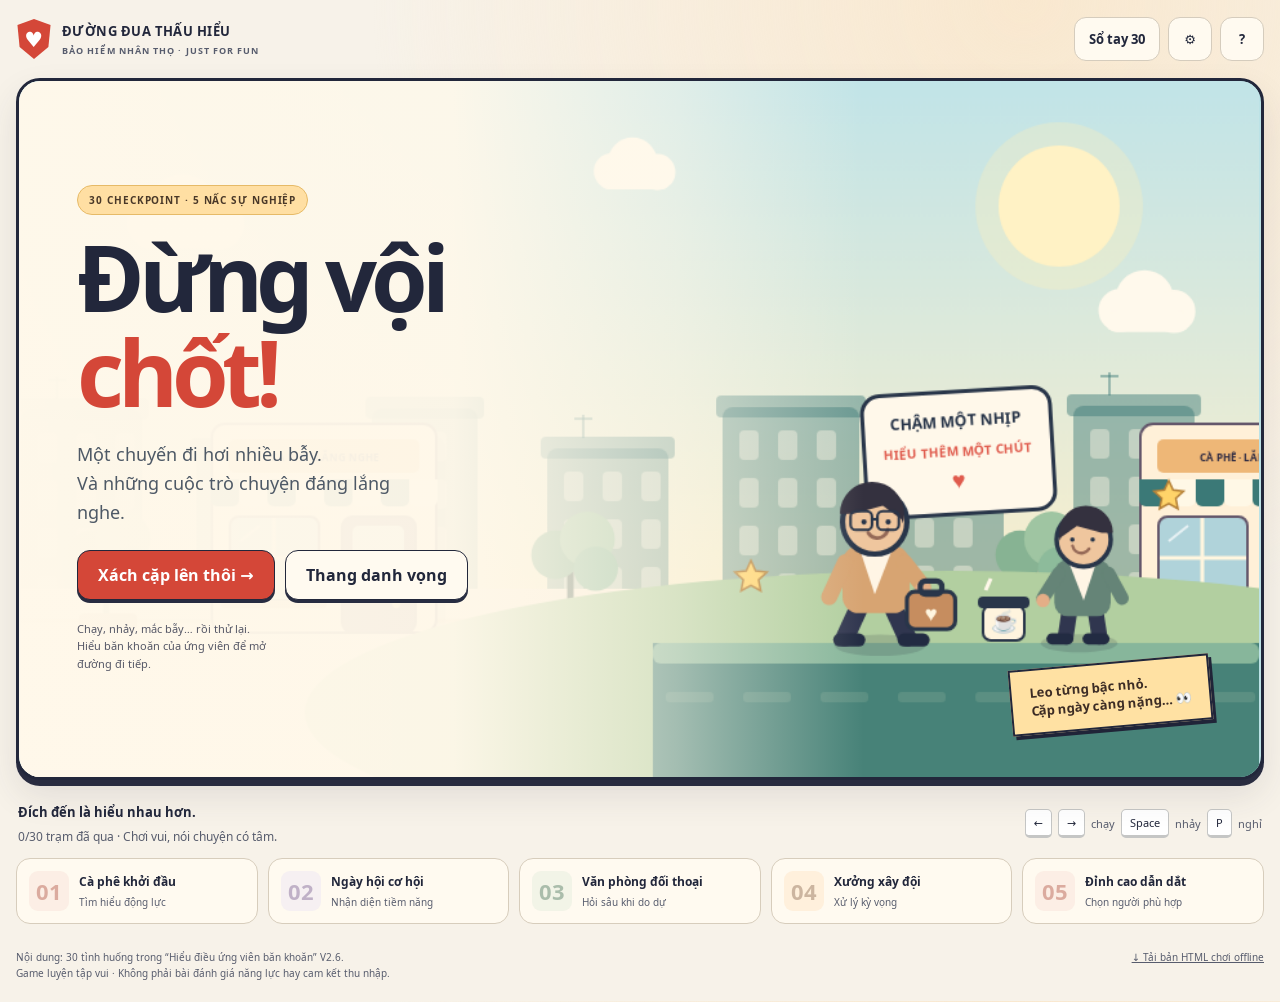
<file: index.html>
<!DOCTYPE html>
<html lang="vi"><head><meta charset="utf-8"><meta name="viewport" content="width=device-width,initial-scale=1,viewport-fit=cover"><meta name="theme-color" content="#20283e"><meta name="description" content="Một chuyến đi hơi nhiều bẫy, và 30 cuộc trò chuyện đáng lắng nghe. Game đi cảnh xử lý băn khoăn của ứng viên nghề bảo hiểm."><title>Đừng vội chốt! · Đường đua thấu hiểu</title>
<style>
:root{--ink:#222b42;--cream:#fff8ea;--red:#ed5b50;--yellow:#ffd369;--lav:#c3b4ed;--muted:#737c8b;--green:#28795f}*{box-sizing:border-box}body{margin:0;background:#f5f0e7;color:var(--ink);font-family:Arial,Helvetica,sans-serif}button,a,input{font:inherit}button,a{touch-action:manipulation}button{cursor:pointer}button:focus-visible,a:focus-visible,input:focus-visible{outline:4px solid #519fed;outline-offset:4px}button{color:inherit}button:disabled{cursor:not-allowed;opacity:.42}header{max-width:1280px;margin:auto;display:flex;align-items:center;justify-content:space-between;padding:21px 26px;gap:14px}.brand{display:flex;align-items:center;gap:10px;font-weight:900;font-size:16px;letter-spacing:-.4px}.brandmark{width:36px;height:40px;background:var(--red);color:white;display:grid;place-items:center;clip-path:polygon(50% 0,96% 15%,90% 70%,50% 100%,10% 70%,4% 15%);font-size:21px}.edition{font-size:10px;letter-spacing:2px;color:var(--muted);margin-top:4px}.nav{display:flex;gap:8px}.iconbtn{background:transparent;border:1px solid #d9d8d2;border-radius:12px;padding:10px 14px;font-size:13px;font-weight:bold}.iconbtn:hover{background:white}.app{max-width:1280px;margin:auto;padding:0 26px 20px}.frame{position:relative;border:2px solid var(--ink);border-radius:24px;overflow:hidden;box-shadow:0 8px 0 #222b4211;background:#bce2e6;aspect-ratio:16/9;isolation:isolate}canvas{width:100%;height:100%;display:block;touch-action:none}.home{position:absolute;inset:0;display:flex;align-items:center;padding:4.7%;background:linear-gradient(90deg,#fff8eafa 0%,#fff8eaee 35%,#fff8ea00 66%)}.home-content{width:49%;max-width:480px}.eyebrow{font-size:11px;letter-spacing:2px;font-weight:800;text-transform:uppercase;line-height:1.5}.pill{display:inline-flex;align-items:center;gap:6px;padding:7px 11px;border:1px solid currentColor;border-radius:50px;font-size:10px;letter-spacing:1px;font-weight:800;background:var(--cream)}h1{font-size:clamp(40px,5.2vw,72px);line-height:1.04;letter-spacing:-3px;margin:20px 0 16px;font-weight:900}h1 em{font-style:normal;color:var(--red);display:block}h2{font-size:28px;line-height:1.2;letter-spacing:-.8px;margin:10px 0}p{line-height:1.6} .intro{font-size:15px;max-width:360px;line-height:1.65;margin-bottom:23px;color:#4e5966}.actions{display:flex;flex-wrap:wrap;gap:10px}.btn{border:2px solid var(--ink);border-radius:13px;padding:13px 20px;background:var(--cream);font-weight:800;box-shadow:0 4px 0 var(--ink);transition:transform .12s,box-shadow .12s}.btn:hover{transform:translateY(-2px);box-shadow:0 6px 0 var(--ink)}.btn:active{transform:translateY(3px);box-shadow:0 1px 0 var(--ink)}.primary{background:var(--red);color:white}.yellow{background:var(--yellow)}.small{font-size:12px;padding:10px 12px}.home-note{margin-top:20px;font-size:11px;line-height:1.6;color:var(--muted)}.worldtag{position:absolute;right:4%;bottom:7%;transform:rotate(-4deg);background:var(--cream);padding:13px 18px;border:2px solid var(--ink);box-shadow:4px 4px 0 var(--ink);font-size:13px;font-weight:bold;max-width:230px}.hud{position:absolute;inset:15px 16px auto;display:none;align-items:flex-start;justify-content:space-between;gap:8px;pointer-events:none}.hud>*{pointer-events:auto}.hud-left,.hud-right{display:flex;gap:7px;align-items:center}.hud-left{max-width:65%}.hud-chip{border:2px solid var(--ink);border-radius:12px;background:var(--cream);padding:9px 12px;font-size:13px;font-weight:bold;box-shadow:0 3px 0 #222b4220}.hud-stage{white-space:nowrap;overflow:hidden;text-overflow:ellipsis;max-width:290px}.hud-chip b{color:var(--red)}.hint{position:absolute;bottom:16px;left:50%;transform:translateX(-50%);padding:9px 15px;border-radius:30px;background:#222b42e8;color:white;font-size:12px;text-align:center;pointer-events:none;width:max-content;max-width:80%;display:none}.underbar{display:flex;justify-content:space-between;align-items:center;padding:20px 2px 12px;gap:20px}.underbar strong{font-size:13px}.underbar p{margin:5px 0 0;color:var(--muted);font-size:12px}.keys{display:flex;align-items:center;gap:6px;font-size:11px;color:var(--muted)}kbd{font-family:inherit;border:1px solid #c5c6c5;border-bottom:3px solid #c5c6c5;background:white;border-radius:5px;padding:5px 8px;color:var(--ink)}.zones{display:grid;grid-template-columns:repeat(4,1fr);gap:10px}.zone-preview{border-top:2px solid #d8d6d1;padding:14px 0 0;display:flex;align-items:center;gap:10px;font-size:12px}.zone-preview span{font-size:10px;display:block;color:var(--muted);margin-top:5px}.zone-num{font-size:22px;font-weight:900;opacity:.4}.footer{font-size:10px;color:var(--muted);display:flex;justify-content:space-between;margin-top:25px;line-height:1.6;gap:20px}.footer a{color:inherit}.touch{display:none;justify-content:space-between;padding:14px 0;gap:12px;user-select:none}.touch-group{display:flex;gap:10px}.pad{width:66px;height:57px;border:2px solid var(--ink);border-bottom-width:5px;border-radius:15px;background:white;font-size:24px;touch-action:none;user-select:none;-webkit-user-select:none}.jump{width:110px;background:var(--yellow);font-size:14px;font-weight:bold}.overlay{position:fixed;inset:0;z-index:20;background:#172238aa;backdrop-filter:blur(7px);display:grid;place-items:center;padding:24px;overflow:auto}.overlay[hidden]{display:none}.modal{width:100%;max-width:750px;max-height:calc(100dvh - 48px);overflow:auto;background:var(--cream);border:2px solid var(--ink);border-radius:24px;box-shadow:0 10px 0 #121b2c55;padding:28px;position:relative}.modal.wide{max-width:1000px}.modal-top{display:flex;justify-content:space-between;align-items:center;gap:14px;margin-bottom:14px}.close{width:36px;height:36px;flex-shrink:0;border:1px solid #d7d2c8;border-radius:50%;background:transparent;font-size:20px}.muted{color:var(--muted);font-size:13px;line-height:1.6}.quote{font-size:clamp(20px,3vw,27px);font-weight:800;line-height:1.4;margin:16px 0;background:white;border-left:5px solid var(--red);padding:15px 18px;border-radius:0 12px 12px 0}.question{font-size:15px;line-height:1.55;font-weight:bold;margin:16px 0}.options{display:grid;gap:10px}.option{display:flex;align-items:flex-start;gap:12px;text-align:left;background:white;border:2px solid #d8d9da;border-radius:13px;padding:14px;font-size:14px;line-height:1.5}.option:hover:not(:disabled){border-color:var(--ink);background:#f7f1e4}.option:disabled{opacity:1}.option .num{display:grid;place-items:center;width:26px;height:26px;border-radius:8px;flex-shrink:0;background:#eeeaf6;font-size:12px;font-weight:bold}.option.correct{background:#e0f3e6;border-color:#3c9266}.option.wrong{background:#ffe4e0;border-color:#d65850}.feedback{margin-top:18px;padding:17px;background:#e0f3e6;border-radius:13px;border:1px solid #80b897;line-height:1.6;font-size:14px}.feedback.bad{background:#fff0d5;border-color:#e5bd64}.feedback p{margin:5px 0 14px}.timerline{height:5px;background:#e4ded2;border-radius:5px;overflow:hidden}.timerline i{display:block;height:100%;width:100%;background:var(--red)}.quizmeta{display:flex;justify-content:space-between;font-size:11px;color:var(--muted);margin-bottom:7px}.mapgrid{display:grid;grid-template-columns:repeat(5,1fr);gap:10px}.leveltile{position:relative;border:2px solid #ddd6c8;background:white;border-radius:13px;padding:13px 10px;text-align:left;min-height:110px}.leveltile b{font-size:23px;display:block;color:var(--red);margin-bottom:8px}.leveltile span{font-size:11px;line-height:1.4;display:block}.leveltile .medal{position:absolute;right:9px;top:9px;color:#c68d28}.maptitle{font-size:15px;margin:24px 0 12px}.progressbar{height:8px;border-radius:10px;background:#e8e0d0;overflow:hidden;margin:16px 0}.progressbar div{background:var(--red);height:100%}.step{padding:16px;border:1px solid #dfdacf;border-radius:13px;margin-top:10px;background:white}.step h3{font-size:14px;margin:0 0 7px}.step p{font-size:14px;margin:0}.step details{margin-top:10px;font-size:13px;line-height:1.65;color:#667080}.step summary{cursor:pointer}.booklist{display:grid;grid-template-columns:1fr 1fr;gap:9px}.bookitem{background:white;text-align:left;border:1px solid #ddd6c8;border-radius:10px;padding:13px;line-height:1.5;font-size:13px}.bookitem strong{color:var(--red);margin-right:7px}.settings-row{display:flex;gap:10px;align-items:center;justify-content:space-between;border-bottom:1px solid #e1d9cc;padding:16px 0;font-size:14px}.choice{display:flex;gap:8px}.choice button{border:2px solid #d4cdbf;border-radius:9px;padding:11px;background:white;font-size:12px;font-weight:bold}.choice button.active{border-color:var(--ink);background:var(--yellow)}.setting-help{font-size:12px;color:var(--muted);line-height:1.6;margin:12px 0}.stats{display:grid;grid-template-columns:repeat(3,1fr);gap:10px;margin:24px 0}.stat{text-align:center;background:white;border:1px solid #ddd5c6;border-radius:14px;padding:15px 8px}.stat b{font-size:30px;display:block;color:var(--red)}.stat span{font-size:11px;color:var(--muted)}.celebrate{text-align:center}.trophy{font-size:54px;margin:10px}.search{width:100%;padding:13px;border:1px solid #d4cdbf;border-radius:10px;font-size:14px;margin:10px 0 15px;background:white}.instruction{display:grid;grid-template-columns:32px 1fr;gap:12px;margin:18px 0;font-size:14px;line-height:1.6}.instruction b{font-size:20px;color:var(--red)}.instruction strong{display:block}.tagrow{display:flex;flex-wrap:wrap;gap:7px;margin:13px 0}.tagrow span{font-size:11px;background:#eee6d7;border-radius:20px;padding:6px 10px}.booknav{display:flex;justify-content:space-between;gap:10px;margin-top:20px}.sr-only{position:absolute;width:1px;height:1px;overflow:hidden;clip:rect(0,0,0,0)}
@media(pointer:coarse){.touch.playing{display:flex}.keys{display:none}}@media(max-width:700px){header{padding:15px 15px}.brand{font-size:14px}.edition{font-size:8px}.nav{gap:4px}.iconbtn{padding:9px;font-size:11px}.app{padding:0 12px 15px}.frame{border-radius:18px;aspect-ratio:16/10}.frame.menu{aspect-ratio:auto;height:620px}.frame.menu canvas{position:absolute;height:100%;object-fit:cover;object-position:82% center}.keys{display:none}.home{padding:27px;align-items:flex-start;background:linear-gradient(180deg,#fff8ea 0%,#fff8eaf2 47%,#fff8ea00 75%)}.home-content{width:100%;max-width:none}h1{font-size:53px;margin:20px 0 13px;letter-spacing:-2.5px}.intro{font-size:14px;max-width:340px;margin-bottom:20px}.home-note{font-size:10px;margin-top:15px}.worldtag{bottom:6%;right:6%;font-size:11px;max-width:180px}.underbar{padding:17px 2px 10px;gap:8px}.underbar p{font-size:11px}.zones{grid-template-columns:1fr 1fr;gap:4px 20px}.zone-preview{font-size:11px;padding:12px 0}.footer{font-size:9px;display:block}.footer a{display:inline-block;margin-top:8px}.hud{inset:8px}.hud-chip{font-size:10px;padding:6px 8px;border-radius:9px}.hud-stage{max-width:150px}.hud-right{gap:4px}.hud-left{max-width:58%}.hint{font-size:10px;bottom:auto;top:47px;padding:7px 10px;max-width:95%}.overlay{padding:10px}.modal{padding:20px;max-height:calc(100dvh - 20px);border-radius:19px}.modal h2{font-size:24px}.quote{font-size:20px;padding:12px}.option{font-size:13px;padding:12px;gap:10px}.mapgrid{grid-template-columns:repeat(3,1fr);gap:8px}.leveltile{min-height:112px}.booklist{grid-template-columns:1fr}.settings-row{gap:6px}.choice button{font-size:11px;padding:10px}.home .btn{font-size:14px;padding:13px 17px}.stats{gap:7px}.stat b{font-size:26px}.hud-extra{display:none}.touch.playing{display:flex}.touch{padding:12px 0}.pad{height:60px;width:72px}.jump{width:115px}.step p{font-size:13px}}
@media(max-height:550px) and (orientation:landscape){header,.underbar,.zones,.footer{display:none}.app{padding:5px;max-width:950px}.frame{max-height:calc(100dvh - 10px);aspect-ratio:16/9;margin:auto}.touch.playing{position:fixed;bottom:12px;left:25px;right:25px;pointer-events:none;z-index:3}.touch button{pointer-events:auto;opacity:.78}.pad{height:45px!important;width:57px!important}.hint{bottom:5px}.frame.menu{height:calc(100dvh - 10px);aspect-ratio:16/9}.home{padding:25px;align-items:center;background:linear-gradient(90deg,#fff8eafa,#fff8ea00)}.home-content{width:50%}h1{font-size:40px;margin:10px 0}.intro{font-size:12px;margin:10px 0}.home-note,.worldtag{display:none}.modal{max-height:calc(100dvh - 20px)}}
@media(prefers-reduced-motion:reduce){button{transition:none}}
@font-face{font-family:'Noto Sans';src:url([data-uri]) format('woff');font-weight:400;font-display:swap}
@font-face{font-family:'Noto Sans';src:url([data-uri]) format('woff');font-weight:700;font-display:swap}
:root {
  --ink: #22273b;
  --cream: #fffaf0;
  --red: #d44738;
  --yellow: #ffce70;
  --muted: #575c6d;
}
body {
  font-family: 'Noto Sans', system-ui, sans-serif;
  background: radial-gradient(ellipse at 80% 0%, #f9e8cf, transparent 45%), #f7f2e9;
}
header { padding-block: 17px; }
.brand { font-size: 13px; letter-spacing: .035em; }
.brandmark { background: #d44738; }
.edition { letter-spacing: .12em; font-size: 9px; }
.iconbtn { background: #fffaf0; border-color: #d5ccbd; min-height: 42px; }
.frame { border: 3px solid var(--ink); box-shadow: 0 6px 0 #292c40, 0 16px 35px #3438491c; }
.home {
  background: linear-gradient(90deg, #fff8eafc 0%, #fff8eaf2 35%, #fff8ea80 53%, transparent 68%);
}
.home h1 { font-size: clamp(44px, 7.15vw, 104px); line-height: 1.04; letter-spacing: -.07em; margin: .15em 0 .23em; }
.home h1 em { color: var(--red); }
.home .pill { background: #ffdfa3; border: 1px solid #e6ba67; color: #493828; font-size: 10px; letter-spacing: .09em; }
.home .intro { font-size: clamp(14px, 1.5vw, 18px); line-height: 1.6; max-width: 32ch; }
.home-note { max-width: 37ch; color: #555766; }
.worldtag { background: #ffe1a3; color: #3c2c25; box-shadow: 3px 4px 0 #202438; transform: rotate(-5deg); }
.btn { min-height: 44px; border-width: 1.5px; box-shadow: 0 3px 0 #272c41; }
.btn.primary { background: var(--red); color: white; }
.btn:hover { box-shadow: 0 4px 0 #272c41; }
.btn:active { transform: translateY(2px); box-shadow: 0 1px 0 #272c41; }
.btn:focus-visible, button:focus-visible, a:focus-visible { outline: 3px solid #1769a3; outline-offset: 3px; }
.zone-preview { border: 1px solid #d7cdbc; border-radius: 14px; padding: 12px; background: #fffaf0; }
.zone-num { color: #a63829; background: #f9ded5; border-radius: 9px; padding: 5px 7px; }
.zone-preview:nth-child(2) .zone-num { background: #e9e2f5; color: #64478c; }
.zone-preview:nth-child(3) .zone-num { background: #e1ecdb; color: #2e6446; }
.zone-preview:nth-child(4) .zone-num { background: #ffe3bf; color: #82502a; }
.hud-chip { box-shadow: 0 2px 0 #292c40; border-color: #292c40; }
.hud-stage { background: #fff7e3; }
#hudStars { background: #ffe3a7; }
#hudShield { background: #dff0e5; }
#pauseBtn { min-width: 40px; min-height: 38px; }
.hint { background: #232b43; }
.overlay { background: #1d253d9e; }
.modal { border: 2px solid var(--ink); box-shadow: 0 7px 0 var(--ink), 0 24px 55px #171d3e45; overscroll-behavior: contain; }
.modal h2 { line-height: 1.23; letter-spacing: -.045em; }
.modal-top .eyebrow { color: #a03d2e; letter-spacing: .10em; }
.close { min-width: 44px; min-height: 44px; }
.quote { background: #f8ead5; border-left-color: #c54d3a; color: #2a2c3f; line-height: 1.55; }
.option { min-height: 48px; background: #fffefa; border: 1.5px solid #d9cfbf; line-height: 1.53; }
.option:hover:not(:disabled) { background: #fff4dc; border-color: #bb753a; }
.option.correct { color: #214739; }
.option.wrong { color: #762d29; }
.option .num { background: #eee6d8; color: #413a44; }
.option.correct .num { background: #bce4cd; }
.option.wrong .num { background: #f3bab3; }
.feedback { scroll-margin-block: 16px; }
.feedback details summary { min-height: 32px; padding-block: 5px; }
.leveltile:disabled { opacity: .63; background: #f2ecdf; }
.leveltile:not(:disabled):hover, .bookitem:hover { background: #fff0d6; border-color: #be7e4b; }
.audio-switches { display: flex; flex-wrap: wrap; gap: 8px; }
.audio-switches button { min-height: 44px; }
.pad { border: 2px solid var(--ink); box-shadow: 0 4px 0 var(--ink); }
.pad.held { transform: translateY(3px); box-shadow: 0 1px 0 var(--ink); background: #ffe2aa; }
@media (max-width: 700px) {
  header { gap: 7px; }
  .brand { font-size: 11px; letter-spacing: 0; }
  .edition { font-size: 8px; }
  .frame.menu { height: clamp(515px, 76svh, 625px); }
  .frame.menu canvas { object-position: 83% center; }
  .home { background: linear-gradient(180deg, #fff8eaff 0%, #fff8eaf5 50%, #fff8ea5e 71%, transparent 84%); }
  .home h1 { font-size: clamp(47px, 13vw, 68px); }
  .home .intro { margin-block: 12px; }
  .home-note { display: none; }
  .worldtag { font-size: 11px; }
  .touch.playing { gap: 12px; padding-block: 13px 8px; }
  .pad { min-width: 62px; min-height: 58px; }
  .hint { font-size: 10px; top: 49px; }
  .modal { padding: 16px; }
  .modal h2 { font-size: 24px; }
  .option { font-size: 14px; }
  .zone-preview { padding: 8px; }
}
@media (max-height: 540px) and (orientation: landscape) {
  .frame.menu { height: auto; }
  .home { background: linear-gradient(90deg, #fff8eafa, #fff8eaee 32%, transparent 67%); }
  .home h1 { font-size: clamp(37px, 7vw, 61px); }
}
/* Five career routes: readable ascending checkpoint map and distinct activities. */
.zones{grid-template-columns:repeat(5,1fr)}
.career-stairs{grid-template-columns:repeat(6,1fr);padding-top:65px;padding-bottom:8px;border-bottom:3px solid #cabba5;gap:8px}
.career-stairs .leveltile{transform:translateY(calc(var(--step) * -12px));border-bottom:6px solid #c5af8e}
.clue-grid,.evidence-board,.candidate-board{display:grid;grid-template-columns:repeat(3,1fr);gap:12px;margin:20px 0}
.clue,.evidence,.candidate{padding:20px 14px;min-height:165px;border:2px solid #b4a084;border-radius:14px;background:#fff9e9;font-size:14px;line-height:1.6;text-align:left}
.clue>span,.candidate>span{display:block;font-size:32px;color:#ab6d37}.clue.selected{background:#d9ead9;border:3px solid #387459}.evidence{background:#fff;border-top:15px solid #b46f59;transform:rotate(-1deg)}.evidence>span{display:block;font-size:10px;letter-spacing:2px;margin-bottom:12px}.evidence small,.candidate small{display:block;margin-top:14px;color:#697177}.candidate{background:#eee8f5;border-color:#8a739e}.criterion{background:#36344d;color:#ffe2a1;border-radius:12px;padding:18px;line-height:1.8;font-size:12px}.criterion b{font-size:18px}.bubble{padding:18px;background:#e0e7ef;border-radius:18px 18px 18px 0;margin:12px 50px 12px 0}.bubble.mine{background:#f1e2be;border-radius:18px 18px 0 18px;margin:12px 0 12px 50px}.sorting-board{display:grid;grid-template-columns:1fr 1fr;gap:12px;margin:18px 0}.sort-card{background:white;border:1px solid #cbd6ca;border-radius:10px;padding:15px}.sort-card b{display:block;min-height:52px;font-size:14px}.sort-card .choice{flex-wrap:wrap}.mission-feedback{color:#9c4b2c;min-height:22px;font-weight:700}
@media(max-width:700px){.zones{grid-template-columns:1fr 1fr}.career-stairs{grid-template-columns:repeat(3,1fr);padding-top:0}.career-stairs .leveltile{transform:none;border-left:5px solid #c5af8e}.clue-grid,.evidence-board,.candidate-board,.sorting-board{grid-template-columns:1fr}.clue,.evidence,.candidate{min-height:90px;padding:12px}.clue>span,.candidate>span{float:left;margin-right:15px}.sort-card b{min-height:0;margin-bottom:12px}}
/* V5: device-aware play area, readable dialogs and thumb-sized controls. */
html{-webkit-text-size-adjust:100%;scroll-padding:16px}body{margin:0;overflow-x:clip}button{touch-action:manipulation}button,a,input,summary{-webkit-tap-highlight-color:transparent}button{overflow-wrap:anywhere}header,.app{padding-left:max(16px,env(safe-area-inset-left));padding-right:max(16px,env(safe-area-inset-right))}.app{padding-bottom:max(20px,env(safe-area-inset-bottom))}.frame:not(.menu){aspect-ratio:16/9}canvas{object-fit:contain}.hud-left{min-width:0;flex:1}.hud-stage{max-width:100%;min-width:0}.hud-right{flex-shrink:0}#pauseBtn{min-width:44px;min-height:44px}.iconbtn,.choice button,.sort-card button,summary{min-height:44px}.nav .iconbtn{min-width:44px}.sort-card .choice{align-items:center}.sort-card .choice strong{min-width:24px;text-align:center}.sort-card [data-budget]{min-width:48px;min-height:48px;font-size:22px}.search{font-size:16px}.modal{scrollbar-gutter:stable;overflow-wrap:anywhere;scroll-padding:20px}.modal-top{align-items:flex-start}.modal-top>div{min-width:0}.modal h2:focus{outline:none}.overlay{padding:max(16px,env(safe-area-inset-top)) max(16px,env(safe-area-inset-right)) max(16px,env(safe-area-inset-bottom)) max(16px,env(safe-area-inset-left))}.modal{max-height:calc(100dvh - 32px - env(safe-area-inset-top) - env(safe-area-inset-bottom))}.option,.clue,.candidate,.evidence{font-size:16px}.mission p{font-size:15px;line-height:1.65}.clue.selected:after{content:'✓ Đã chọn';display:block;font-size:13px;font-weight:700;color:#245238}.clue:focus-visible,.candidate:focus-visible,.evidence:focus-visible{outline-offset:2px}.bubble{line-height:1.65}.settings-row{flex-wrap:wrap}.leveltile,.zone-preview{min-width:0}.touch{touch-action:none;-webkit-user-select:none;user-select:none}.pad{min-height:64px;min-width:72px}.pad.jump{min-width:116px}.touch button:focus{outline-offset:2px}.portrait-tip{display:none}.footer{flex-wrap:wrap}
@media(min-width:701px) and (max-width:1100px){.zones{grid-template-columns:repeat(3,1fr)}.home h1{font-size:clamp(50px,6.5vw,76px)}.home .intro{font-size:15px}.home{padding:4%}.home-note{margin-top:12px}.worldtag{font-size:11px}}
@media(max-width:700px){
 header{padding-top:max(10px,env(safe-area-inset-top));padding-bottom:10px}.brand{font-size:10px;gap:6px}.brandmark{width:28px;height:32px;flex-shrink:0}.edition{font-size:7px;letter-spacing:.04em}.nav{gap:5px}.nav .iconbtn{font-size:12px;padding:8px}.app{padding-left:max(10px,env(safe-area-inset-left));padding-right:max(10px,env(safe-area-inset-right))}
 .frame.menu{height:auto;min-height:580px}.home{position:relative;min-height:580px;padding:26px 22px 220px}.home-content{max-width:100%;width:100%}.home h1{font-size:clamp(46px,13vw,66px)}.home .intro{font-size:16px}.home .actions{gap:12px}.home .btn{font-size:14px;padding:12px 14px;flex:1}.home .pill{font-size:9px;letter-spacing:.02em}.worldtag{bottom:25px;right:20px;font-size:11px;max-width:155px}.home-note{display:none}
 .hud{inset:7px;gap:5px;align-items:center}.hud-left{max-width:none}.hud-right{gap:4px}.hud-chip{font-size:11px;padding:7px 8px}.hud-stage{max-width:100%}#hudShield{display:none}#pauseBtn{padding:6px}.hud-extra{display:none}
 .hint{position:static;transform:none;width:auto;max-width:none;margin:0;border-radius:0;padding:9px 12px;font-size:12px;line-height:1.45;text-align:left;background:#232b43;min-height:50px}.frame:not(.menu){aspect-ratio:auto}.frame:not(.menu) canvas{aspect-ratio:16/9;height:auto}
 .touch.playing{display:flex;position:static;gap:12px;padding:16px 3px 10px}.touch-group{gap:12px}.pad{width:72px;height:64px}.jump{width:116px}.underbar{align-items:flex-start;padding:12px 2px}.underbar strong{font-size:14px;line-height:1.5;display:block}.underbar p{font-size:13px;line-height:1.6}.keys{display:none}.portrait-tip{display:block;font-size:12px;color:#575c6d;margin:6px 0 0}.zones{gap:8px}.zone-preview{font-size:12px}.zone-preview span{font-size:11px;line-height:1.5}.zone-num{font-size:18px}.footer{font-size:11px}
 .overlay{padding:10px max(10px,env(safe-area-inset-right)) max(10px,env(safe-area-inset-bottom)) max(10px,env(safe-area-inset-left));align-items:center}.modal{padding:18px 16px;max-height:calc(100dvh - 20px - env(safe-area-inset-bottom));border-radius:18px;scrollbar-gutter:auto}.modal h2{font-size:23px}.modal .eyebrow{font-size:11px;line-height:1.6}.quote{font-size:19px}.question{font-size:16px}.option{font-size:16px;padding:14px 12px}.option .num{width:26px}.muted,.setting-help{font-size:13px}.quizmeta{gap:12px;flex-wrap:wrap;font-size:12px}.modal .actions .btn{flex:1 1 140px}.clue-grid,.candidate-board,.evidence-board{gap:10px}.clue,.candidate,.evidence{font-size:16px;line-height:1.6;min-height:100px;transform:none}.bubble{margin-right:15px;padding:14px}.bubble.mine{margin-left:15px}.sort-card b{font-size:16px}.choice button{font-size:14px}.bookitem{font-size:14px}.step p{font-size:15px}.leveltile{min-height:120px}.leveltile span{font-size:12px}.leveltile .medal{position:static;display:block;margin-top:6px}.maptitle{line-height:1.6}.maptitle .muted{display:block}.close{flex-shrink:0}.modal .search{font-size:16px}
}
@media(max-width:360px){.edition{display:none}.brand{max-width:135px}.nav .iconbtn{padding:7px}.home{padding-inline:16px}.home .actions{flex-direction:column}.home .btn{flex:auto}.career-stairs{grid-template-columns:repeat(2,1fr)}.hud-chip{padding:6px;font-size:10px}.pad{width:66px;min-width:66px}.pad.jump{min-width:105px;width:105px}.touch-group{gap:8px}.zones{grid-template-columns:1fr}}
@media(max-height:550px) and (orientation:landscape){
 header,.underbar,.zones,.footer{display:none!important}.app{padding:8px max(12px,env(safe-area-inset-right)) max(8px,env(safe-area-inset-bottom)) max(12px,env(safe-area-inset-left));max-width:none}.frame:not(.menu){width:min(100%,calc((100dvh - 110px - env(safe-area-inset-bottom)) * 16 / 9));height:auto;max-height:none;aspect-ratio:16/9;margin:auto}.frame:not(.menu) canvas{width:100%;height:100%;aspect-ratio:16/9}.hint{display:none!important}.touch.playing{display:flex;position:static;max-width:800px;margin:auto;padding:12px 0 3px;pointer-events:auto}.touch .pad{opacity:1;min-height:52px!important;height:52px!important;min-width:76px!important;width:76px!important}.touch .jump{min-width:120px!important;width:120px!important}.frame.menu{width:min(100%,900px);height:auto;min-height:330px;max-height:none;aspect-ratio:auto}.frame.menu canvas{position:absolute;inset:0;height:100%;object-fit:cover}.home{position:relative;min-height:330px;padding:22px 28px;align-items:center;background:linear-gradient(90deg,#fff8eaff,#fff8eaf2 46%,transparent 80%)}.home-content{width:58%}.home h1{font-size:43px;margin:10px 0}.home .intro{font-size:14px}.home .pill{font-size:9px}.home .btn{font-size:13px;padding:10px 12px}.worldtag,.home-note{display:none}.modal{max-height:calc(100dvh - 20px - env(safe-area-inset-bottom));padding:16px}.hud-chip{font-size:11px;padding:6px}.hud-stage{max-width:260px}.hud-left{max-width:65%}
}
@media(prefers-reduced-motion:reduce){*,*:before,*:after{scroll-behavior:auto!important;transition:none!important}}
.hud{bottom:auto}
@media(min-width:701px) and (min-height:551px){.frame:not(.menu){width:min(100%,calc((100dvh - 180px) * 16 / 9));margin-inline:auto}}

</style><!-- Embedded font license
Format: https://www.debian.org/doc/packaging-manuals/copyright-format/1.0/
Upstream-Name: Noto
Upstream-Contact: https://github.com/googlei18n/noto-fonts/issues
 http://groups.google.com/group/noto-font
Source: https://github.com/googlei18n/noto-fonts

Files: *
Copyright:
  2010,2012-2020, Google Inc.
  2015-2020, Google LLC.
License-Grant:
 This Font Software is licensed under the SIL Open Font License,
 Version 1.1.
License: OFL-1.1

Files:
 debian/*
Copyright:
  2013-2020, Jonas Smedegaard <dr@jones.dk>
  2020, Purism, SPC
  2013, Vasudev Kamath <kamathvasudev@gmail.com>
License-Grant:
 This program is free software;
 you can redistribute it and/or modify it
 under the terms of the GNU General Public License
 as published by the Free Software Foundation;
 either version 3, or (at your option) any later version.
License: GPL-3+

Files:
 debian/NotoMono/NotoMono-Regular.ttf
Copyright:
  2007, Google Inc.
License-Grant:
 This Font Software is licensed under the SIL Open Font License,
 Version 1.1.
License: OFL-1.1

License: OFL-1.1
 PREAMBLE
 .
 The goals of the Open Font License (OFL) are to stimulate
 worldwide development of collaborative font projects,
 to support the font creation efforts
 of academic and linguistic communities,
 and to provide a free and open framework
 in which fonts may be shared and improved
 in partnership with others.
 .
 The OFL allows the licensed fonts to be used, studied,
 modified and redistributed freely
 as long as they are not sold by themselves.
 The fonts, including any derivative works,
 can be bundled, embedded,
 redistributed and/or sold with any software
 provided that any reserved names are not used
 by derivative works.
 The fonts and derivatives, however,
 cannot be released under any other type of license.
 The requirement for fonts to remain under this license
 does not apply to any document
 created using the fonts or their derivatives.
 .
 DEFINITIONS
 .
 "Font Software" refers to the set of files
 released by the Copyright Holder(s) under this license
 and clearly marked as such.
 This may include source files, build scripts and documentation.
 .
 "Reserved Font Name" refers to any names specified as such
 after the copyright statement(s).
 .
 "Original Version" refers to the collection
 of Font Software components
 as distributed by the Copyright Holder(s).
 .
 "Modified Version" refers to any derivative
 made by adding to, deleting, or substituting —
 in part or in whole —
 any of the components of the Original Version,
 by changing formats
 or by porting the Font Software to a new environment.
 .
 "Author" refers to any designer, engineer, programmer,
 technical writer or other person
 who contributed to the Font Software.
 .
 PERMISSION & CONDITIONS
 .
 Permission is hereby granted, free of charge,
 to any person obtaining a copy of the Font Software,
 to use, study, copy, merge, embed, modify, redistribute,
 and sell modified and unmodified copies of the Font Software,
 subject to the following conditions:
 .
 1) Neither the Font Software nor any of its individual components,
 in Original or Modified Versions,
 may be sold by itself.
 .
 2) Original or Modified Versions of the Font Software
 may be bundled, redistributed and/or sold with any software,
 provided that each copy contains the above copyright notice
 and this license.
 These can be included either as stand-alone text files,
 human-readable headers or in the appropriate
 machine-readable metadata fields within text or binary files
 as long as those fields can be easily viewed by the user.
 .
 3) No Modified Version of the Font Software may use
 the Reserved Font Name(s)
 unless explicit written permission is granted
 by the corresponding Copyright Holder.
 This restriction only applies to the primary font name
 as presented to the users.
 .
 4) The name(s) of the Copyright Holder(s)
 or the Author(s) of the Font Software
 shall not be used to promote,
 endorse or advertise any Modified Version,
 except to acknowledge the contribution(s)
 of the Copyright Holder(s) and the Author(s)
 or with their explicit written permission.
 .
 5) The Font Software,
 modified or unmodified, in part or in whole,
 must be distributed entirely under this license,
 and must not be distributed under any other license.
 The requirement for fonts to remain under this license
 does not apply to any document
 created using the Font Software.
 .
 TERMINATION
 .
 This license becomes null and void
 if any of the above conditions are not met.
 .
 DISCLAIMER
 .
 THE FONT SOFTWARE IS PROVIDED "AS IS",
 WITHOUT WARRANTY OF ANY KIND, EXPRESS OR IMPLIED,
 INCLUDING BUT NOT LIMITED TO
 ANY WARRANTIES OF MERCHANTABILITY,
 FITNESS FOR A PARTICULAR PURPOSE AND NONINFRINGEMENT
 OF COPYRIGHT, PATENT, TRADEMARK, OR OTHER RIGHT.
 IN NO EVENT SHALL THE COPYRIGHT HOLDER BE LIABLE
 FOR ANY CLAIM, DAMAGES OR OTHER LIABILITY,
 INCLUDING ANY GENERAL, SPECIAL, INDIRECT,
 INCIDENTAL, OR CONSEQUENTIAL DAMAGES,
 WHETHER IN AN ACTION OF CONTRACT, TORT OR OTHERWISE,
 ARISING FROM, OUT OF THE USE OR INABILITY TO USE
 THE FONT SOFTWARE OR FROM OTHER DEALINGS IN THE FONT SOFTWARE.

License: GPL-3+
License-Reference: /usr/share/common-licenses/GPL-3

-->
</head><body>
<header><div class="brand"><div class="brandmark">♥</div><div>ĐƯỜNG ĐUA THẤU HIỂU<div class="edition">BẢO HIỂM NHÂN THỌ · JUST FOR FUN</div></div></div><nav class="nav" aria-label="Điều hướng"><button class="iconbtn" id="bookBtn">Sổ tay 30</button><button class="iconbtn" id="settingsBtn" aria-label="Cài đặt">⚙</button><button class="iconbtn" id="helpBtn" aria-label="Cách chơi">?</button></nav></header>
<main class="app"><div class="frame menu" id="frame"><canvas id="game" width="960" height="540" aria-label="Đường chạy của quản lý tư vấn viên. Phím mũi tên hoặc A D để chạy, Space để nhảy, P để tạm dừng."></canvas>
<div class="home" id="home"><div class="home-content"><span class="pill">30 CHECKPOINT · 5 NẤC SỰ NGHIỆP</span><h1>Đừng vội<em>chốt!</em></h1><p class="intro">Một chuyến đi hơi nhiều bẫy.<br>Và những cuộc trò chuyện đáng lắng nghe.</p><div class="actions"><button class="btn primary" id="playBtn">Xách cặp lên thôi →</button><button class="btn" id="mapBtn">Thang danh vọng</button></div><div class="home-note">Chạy, nhảy, mắc bẫy… rồi thử lại.<br>Hiểu băn khoăn của ứng viên để mở đường đi tiếp.</div></div><div class="worldtag">Leo từng bậc nhỏ.<br>Cặp ngày càng nặng… 👀</div></div>
<div class="hud" id="hud"><div class="hud-left"><div class="hud-chip hud-stage" id="hudLevel"></div></div><div class="hud-right"><div class="hud-chip" id="hudStars">✦ 0/5</div><div class="hud-chip" id="hudShield">◇ 0</div><div class="hud-chip hud-extra" id="hudFalls">↻ 0</div><button class="hud-chip" id="pauseBtn" aria-label="Tạm dừng">II</button></div></div><div class="hint" id="hint"></div></div>
<div class="touch" id="touch" role="group" aria-label="Điều khiển: giữ nút chạy và chạm nhảy cùng lúc"><div class="touch-group"><button class="pad" id="left" aria-label="Chạy trái">←</button><button class="pad" id="right" aria-label="Chạy phải">→</button></div><button class="pad jump" id="jump" aria-label="Nhảy">NHẢY ↑</button></div>
<div class="underbar"><div><strong id="underTitle">Đích đến là hiểu nhau hơn.</strong><p id="underText">Bẫy thì cứ né. Băn khoăn thì cùng tháo gỡ.</p></div><div class="keys"><kbd>←</kbd><kbd>→</kbd> chạy <kbd>Space</kbd> nhảy <kbd>P</kbd> nghỉ</div></div>
<div class="zones" id="zones"></div><footer class="footer"><span>Nội dung: 30 tình huống trong “Hiểu điều ứng viên băn khoăn” V2.6.<br>Game luyện tập vui · Không phải bài đánh giá năng lực hay cam kết thu nhập.</span><a id="download" href="./index.html" download="Dung_voi_chot_Game_30_tinh_huong.html">↓ Tải bản HTML chơi offline</a></footer></main>
<div class="overlay" id="overlay" hidden><section class="modal" id="modal" role="dialog" aria-modal="true" aria-labelledby="modalTitle"></section></div><div id="announce" class="sr-only" aria-live="polite"></div>
<script>
'use strict';
const CASES=[{"id": 1, "g": 1, "t": "Rất bận, không có thời gian", "q": "Tôi rất bận, không có thời gian.", "s": [["Thấu hiểu lịch trình bận rộn; cảm ơn ứng viên đã chia sẻ thẳng thắn.", "Tôi hiểu. Thực tế, khi một người đang làm tốt và đảm nhận nhiều trách nhiệm, lịch trình thường sẽ khá bận. Cảm ơn bạn đã chia sẻ rất thẳng thắn với mình."], ["Hỏi điều đang chiếm phần lớn thời gian, mục tiêu nghề nghiệp 2-3 năm tới và số giờ có thể chủ động sắp xếp mỗi tuần.", "Hiện phần lớn thời gian của bạn đang dành cho điều gì? Điều đó đang đưa bạn đến mục tiêu nghề nghiệp nào trong 2-3 năm tới? Mỗi tuần bạn có thể chủ động sắp xếp khoảng bao nhiêu giờ?"], ["Ghi nhận sự trách nhiệm, nghiêm túc của ứng viên; mời cùng xem lịch hoạt động mẫu để đánh giá mức phù hợp với mục tiêu và quỹ thời gian.", "Tôi trao đổi những điều này vì biết bạn là người có trách nhiệm và nghiêm túc với công việc. Trước khi quyết định, chúng ta cùng xem lịch hoạt động mẫu để đánh giá cơ hội này có phù hợp với mục tiêu và quỹ thời gian của bạn không nhé."], ["Hỏi cảm nhận về tính linh hoạt của lịch và phần ứng viên có thể sắp xếp; chốt bằng câu hỏi mở về điều cần làm rõ trước bước tiếp theo.", "(Sau 20 phút) Lịch hoạt động này cũng thú vị và linh hoạt đúng không? Bạn thấy mình có thể sắp xếp được phần nào? Còn điều gì bạn cần mình làm rõ trước khi cân nhắc bước tiếp theo?"]], "x": ["Tôi hiểu. Thực tế, khi một người đang làm tốt và đảm nhận nhiều trách nhiệm, lịch trình thường sẽ khá bận. Cảm ơn bạn đã chia sẻ rất thẳng thắn với mình.", "Hiện phần lớn thời gian của bạn đang dành cho điều gì? Điều đó đang đưa bạn đến mục tiêu nghề nghiệp nào trong 2-3 năm tới? Mỗi tuần bạn có thể chủ động sắp xếp khoảng bao nhiêu giờ?", "Tôi trao đổi những điều này vì biết bạn là người có trách nhiệm và nghiêm túc với công việc. Trước khi quyết định, chúng ta cùng xem lịch hoạt động mẫu để đánh giá cơ hội này có phù hợp với mục tiêu và quỹ thời gian của bạn không nhé.", "(Sau 20 phút) Lịch hoạt động này cũng thú vị và linh hoạt đúng không? Bạn thấy mình có thể sắp xếp được phần nào? Còn điều gì bạn cần mình làm rõ trước khi cân nhắc bước tiếp theo?"]}, {"id": 2, "g": 1, "t": "Chưa sẵn sàng / để suy nghĩ thêm", "q": "Tôi chưa sẵn sàng / để tôi suy nghĩ thêm.", "s": [["Cảm ơn sự thẳng thắn; tôn trọng nhu cầu cần thêm thời gian, không thúc ép quyết định ngay.", "Cảm ơn bạn đã chia sẻ thẳng thắn với tôi. Tôi rất tôn trọng việc bạn muốn suy nghĩ thêm. Hôm nay bạn chưa cần quyết định gì đâu."], ["Hỏi điều ứng viên còn lăn tăn nhất: về công việc, khả năng bản thân hay ý kiến gia đình, người thân.", "Điều khiến bạn còn lăn tăn nhất lúc này là gì? Về công việc, khả năng của bản thân hay ý kiến từ gia đình, người thân?"], ["Nhắc lại đúng băn khoăn vừa nghe; giải đáp ngắn gọn, đúng trọng tâm (thông tin, ví dụ, trải nghiệm); hỏi lại đã được giải đáp chưa.", "Tôi hiểu rồi. Điều bạn đang băn khoăn là [nhắc lại điều ứng viên vừa chia sẻ]. Vậy để bạn hiểu rõ hơn, tôi xin chia sẻ thêm về [thông tin/giải pháp liên quan trực tiếp đến băn khoăn] nhé. (Giải đáp ngắn gọn, đúng trọng tâm; có thể dùng thông tin, ví dụ hoặc trải nghiệm thực tế để làm rõ.) Với những chia sẻ này, bạn thấy băn khoăn của mình đã được giải đáp phần nào chưa?"], ["Hẹn café trao đổi thêm đúng chủ đề ứng viên quan tâm; đưa 2 lựa chọn thời gian cụ thể.", "Bạn cứ nghiên cứu thông tin thêm, thứ [hẹn thời gian] hoặc [hẹn thời gian] này chúng ta hẹn nhau café để trò chuyện thêm về [nhắc lại chủ đề] nhé, thời gian nào tiện với bạn?"]], "x": ["Cảm ơn bạn đã chia sẻ thẳng thắn với tôi. Tôi rất tôn trọng việc bạn muốn suy nghĩ thêm. Hôm nay bạn chưa cần quyết định gì đâu.", "Điều khiến bạn còn lăn tăn nhất lúc này là gì? Về công việc, khả năng của bản thân hay ý kiến từ gia đình, người thân?", "Tôi hiểu rồi. Điều bạn đang băn khoăn là [nhắc lại điều ứng viên vừa chia sẻ]. Vậy để bạn hiểu rõ hơn, tôi xin chia sẻ thêm về [thông tin/giải pháp liên quan trực tiếp đến băn khoăn] nhé. (Giải đáp ngắn gọn, đúng trọng tâm; có thể dùng thông tin, ví dụ hoặc trải nghiệm thực tế để làm rõ.) Với những chia sẻ này, bạn thấy băn khoăn của mình đã được giải đáp phần nào chưa?", "Bạn cứ nghiên cứu thông tin thêm, thứ [hẹn thời gian] hoặc [hẹn thời gian] này chúng ta hẹn nhau café để trò chuyện thêm về [nhắc lại chủ đề] nhé, thời gian nào tiện với bạn?"]}, {"id": 3, "g": 1, "t": "Học 4-5 ngày lâu quá", "q": "Học 4-5 ngày lâu quá.", "s": [["Công nhận 4-5 ngày là một khoản đầu tư thời gian đáng cân nhắc.", "Tôi hiểu, để dành 4-5 ngày đi học, bạn cũng cần cân nhắc và sắp xếp."], ["Làm rõ ứng viên lo về lịch học, công việc hiện tại hay chưa thấy giá trị của đào tạo.", "Bạn băn khoăn nhất về lịch học, công việc hiện tại, hay chưa thấy rõ 4-5 ngày đó sẽ học được gì?"], ["Chia sẻ chi tiết lịch học từng ngày; mời ứng viên xem trước phần liên quan đến điều đang băn khoăn.", "Đúng là 4-5 ngày cũng là một khoản đầu tư đáng cân nhắc. Tôi sẽ chia sẻ chi tiết hơn về lịch học từng ngày, bạn xem trước phần liên quan đến điều bạn đang băn khoăn nhé."], ["Tóm tắt nội dung 4-5 ngày học vừa xem; hỏi khả năng sắp xếp và thông tin còn cần.", "(Sau khi cùng xem lịch học) Chúng ta vừa cùng xem nội dung từng ngày trong 4-5 ngày học. Bạn thấy mình có sắp xếp được không, và còn cần thêm thông tin gì không?"]], "x": ["Tôi hiểu, để dành 4-5 ngày đi học, bạn cũng cần cân nhắc và sắp xếp.", "Bạn băn khoăn nhất về lịch học, công việc hiện tại, hay chưa thấy rõ 4-5 ngày đó sẽ học được gì?", "Đúng là 4-5 ngày cũng là một khoản đầu tư đáng cân nhắc. Tôi sẽ chia sẻ chi tiết hơn về lịch học từng ngày, bạn xem trước phần liên quan đến điều bạn đang băn khoăn nhé.", "(Sau khi cùng xem lịch học) Chúng ta vừa cùng xem nội dung từng ngày trong 4-5 ngày học. Bạn thấy mình có sắp xếp được không, và còn cần thêm thông tin gì không?"]}, {"id": 4, "g": 1, "t": "Không chắc dành đủ thời gian", "q": "Tôi không chắc dành đủ thời gian cho công việc này.", "s": [["Ghi nhận sự thực tế khi cân nhắc quỹ thời gian; đồng cảm với trách nhiệm công việc và gia đình.", "Bạn quản lý quỹ thời gian của mình như vậy là rất thực tế. Tôi cũng hiểu là khi đã có nhiều trách nhiệm với công việc và gia đình, việc sắp xếp thêm thời gian cho một công việc mới không hề đơn giản."], ["Làm rõ ứng viên lo lịch hiện tại quá bận hay chưa rõ công việc cần bao nhiêu thời gian mỗi tuần.", "Điều bạn lo nhất là lịch trình hiện tại quá bận, hay chưa biết công việc này thực sự cần dành bao nhiêu thời gian mỗi tuần?"], ["Nêu sự chủ động sắp xếp thời gian; linh hoạt không có nghĩa là không cần đầu tư thời gian; bắt đầu từ mục tiêu thu nhập.", "Điểm đáng cân nhắc của nghề tư vấn bảo hiểm là bạn có thể chủ động sắp xếp thời gian làm việc. Tuy nhiên, linh hoạt không có nghĩa là không cần đầu tư thời gian. Quan trọng là xác định mục tiêu thu nhập, từ đó lên kế hoạch dành thời gian chất lượng và phù hợp."], ["Cùng so lịch trình cơ bản với quỹ thời gian của ứng viên; chốt bằng câu hỏi mở.", "Chúng ta cùng xem qua một lịch trình cơ bản và so với quỹ thời gian của bạn nhé. Bạn còn cần thêm thông tin gì để cân nhắc không?"]], "x": ["Bạn quản lý quỹ thời gian của mình như vậy là rất thực tế. Tôi cũng hiểu là khi đã có nhiều trách nhiệm với công việc và gia đình, việc sắp xếp thêm thời gian cho một công việc mới không hề đơn giản.", "Điều bạn lo nhất là lịch trình hiện tại quá bận, hay chưa biết công việc này thực sự cần dành bao nhiêu thời gian mỗi tuần?", "Điểm đáng cân nhắc của nghề tư vấn bảo hiểm là bạn có thể chủ động sắp xếp thời gian làm việc. Tuy nhiên, linh hoạt không có nghĩa là không cần đầu tư thời gian. Quan trọng là xác định mục tiêu thu nhập, từ đó lên kế hoạch dành thời gian chất lượng và phù hợp.", "Chúng ta cùng xem qua một lịch trình cơ bản và so với quỹ thời gian của bạn nhé. Bạn còn cần thêm thông tin gì để cân nhắc không?"]}, {"id": 5, "g": 1, "t": "Phải làm cả tối, cuối tuần", "q": "Làm cả tối, cuối tuần thì còn đâu thời gian cho gia đình.", "s": [["Ghi nhận ưu tiên dành thời gian cho gia đình.", "Thời gian cho gia đình rất quan trọng, tôi hoàn toàn hiểu và trân trọng điều đó."], ["Hỏi khung giờ ứng viên muốn giữ cho gia đình và khung giờ có thể làm việc.", "Có khung giờ nào bạn muốn giữ trọn cho gia đình không? Còn trong tuần, bạn có thể dành những lúc nào cho công việc?"], ["Nói thật có khách chỉ rảnh buổi tối; lịch hẹn do ứng viên chủ động, giữ trước khung giờ cho gia đình.", "Mặc dù cũng có khách chỉ rảnh buổi tối, lịch hẹn vẫn là do bạn chủ động, nên bạn cứ chọn trước những khung giờ dành riêng cho gia đình, rồi chúng ta cùng xem thời gian còn lại sắp xếp thế nào nhé."], ["Cùng ứng viên đánh dấu lịch thật (không dùng lịch mẫu lý tưởng); tóm tắt kết quả, chốt bằng câu hỏi mở.", "(Sau khi cùng đánh dấu lịch) Chúng ta vừa giữ trọn những khung giờ cho gia đình và sắp xếp phần thời gian còn lại cho công việc. Bạn còn băn khoăn điều gì nữa không?"]], "x": ["Thời gian cho gia đình rất quan trọng, tôi hoàn toàn hiểu và trân trọng điều đó.", "Có khung giờ nào bạn muốn giữ trọn cho gia đình không? Còn trong tuần, bạn có thể dành những lúc nào cho công việc?", "Mặc dù cũng có khách chỉ rảnh buổi tối, lịch hẹn vẫn là do bạn chủ động, nên bạn cứ chọn trước những khung giờ dành riêng cho gia đình, rồi chúng ta cùng xem thời gian còn lại sắp xếp thế nào nhé.", "(Sau khi cùng đánh dấu lịch) Chúng ta vừa giữ trọn những khung giờ cho gia đình và sắp xếp phần thời gian còn lại cho công việc. Bạn còn băn khoăn điều gì nữa không?"]}, {"id": 6, "g": 1, "t": "Gia đình không đồng ý", "q": "Gia đình tôi không đồng ý", "s": [["Trân trọng việc ứng viên coi trọng ý kiến gia đình.", "Bạn hỏi ý kiến gia đình trước khi quyết định, tôi thấy điều đó rất đáng quý."], ["Hỏi gia đình lo điều gì cụ thể: thu nhập, thời gian, hình ảnh nghề hay sự ổn định.", "Theo bạn, gia đình đang lo nhất điều gì: thu nhập, thời gian dành cho nhà, hình ảnh của nghề hay sự ổn định?"], ["Phân biệt gia đình thiếu thông tin hay lo rủi ro: gửi thông tin chính thống, hoặc chia sẻ cách người mới được hỗ trợ giai đoạn đầu.", "Nếu gia đình chưa đủ thông tin, tôi gửi bạn thông tin chính thống về đúng điều gia đình lo. Nếu gia đình lo về rủi ro, tôi chia sẻ cách người mới được hỗ trợ giai đoạn đầu."], ["Gửi tài liệu đúng điều gia đình lo để ứng viên tự trao đổi trước; chỉ mời người thân cùng nghe nếu ứng viên thấy cần.", "Tôi gửi bạn tài liệu về đúng điều [gia đình đang lo] để bạn nói chuyện với gia đình trước. Nếu bạn thấy cần, tôi sẽ mời [người thân] cùng nghe sau, được không?"]], "x": ["Bạn hỏi ý kiến gia đình trước khi quyết định, tôi thấy điều đó rất đáng quý.", "Theo bạn, gia đình đang lo nhất điều gì: thu nhập, thời gian dành cho nhà, hình ảnh của nghề hay sự ổn định?", "Nếu gia đình chưa đủ thông tin, tôi gửi bạn thông tin chính thống về đúng điều gia đình lo. Nếu gia đình lo về rủi ro, tôi chia sẻ cách người mới được hỗ trợ giai đoạn đầu.", "Tôi gửi bạn tài liệu về đúng điều [gia đình đang lo] để bạn nói chuyện với gia đình trước. Nếu bạn thấy cần, tôi sẽ mời [người thân] cùng nghe sau, được không?"]}, {"id": 7, "g": 1, "t": "Chỉ tính làm tạm", "q": "Tôi chỉ tính làm tạm trong lúc tìm việc khác.", "s": [["Ghi nhận sự thẳng thắn; cân nhắc nhiều hướng khi chuyển việc là bình thường.", "Cảm ơn bạn đã nói thẳng. Trong lúc chuyển việc, cân nhắc nhiều hướng là chuyện bình thường."], ["Hỏi tiêu chí của công việc tiếp theo mà ứng viên đang tìm.", "Công việc tiếp theo bạn đang tìm cần đáp ứng những gì: thu nhập, môi trường hay cơ hội phát triển?"], ["Khuyến khích thử nghiêm túc ít nhất 90 ngày đầu; có kết quả rồi ứng viên có thể nhìn khác.", "Dù sao bạn cũng sẽ bỏ thời gian và công sức vào đây, vậy bạn hãy cân nhắc làm nghiêm túc ít nhất 90 ngày đầu nhé. Khi đã có kết quả thật, biết đâu bạn lại nhìn công việc này khác đi."], ["Gửi kế hoạch 90 ngày đầu để tham khảo; kết thúc bằng câu hỏi mở.", "Tôi gửi bạn kế hoạch 90 ngày đầu để bạn tham khảo nhé. Bạn có cần thêm thông tin gì để cân nhắc không?"]], "x": ["Cảm ơn bạn đã nói thẳng. Trong lúc chuyển việc, cân nhắc nhiều hướng là chuyện bình thường.", "Công việc tiếp theo bạn đang tìm cần đáp ứng những gì: thu nhập, môi trường hay cơ hội phát triển?", "Dù sao bạn cũng sẽ bỏ thời gian và công sức vào đây, vậy bạn hãy cân nhắc làm nghiêm túc ít nhất 90 ngày đầu nhé. Khi đã có kết quả thật, biết đâu bạn lại nhìn công việc này khác đi.", "Tôi gửi bạn kế hoạch 90 ngày đầu để bạn tham khảo nhé. Bạn có cần thêm thông tin gì để cân nhắc không?"]}, {"id": 8, "g": 2, "t": "Thông tin không tốt trên mạng", "q": "Tôi thấy nhiều thông tin không tốt trên mạng.", "s": [["Ghi nhận mối lo; không phủ nhận hay tranh luận với thông tin ứng viên đã thấy.", "Tôi hiểu vì sao những thông tin đó làm bạn băn khoăn. Bạn cân nhắc kỹ như vậy là hoàn toàn có cơ sở."], ["Hỏi cụ thể thông tin nào khiến ứng viên lo nhất: sản phẩm, công ty, tư vấn viên hay ngành.", "Cụ thể thông tin nào làm bạn lo nhất: về sản phẩm, về công ty, về tư vấn viên hay về ngành bảo hiểm nói chung?"], ["Đề nghị gửi nội dung cụ thể; cùng tách: điều kiểm chứng được – trải nghiệm cá nhân – điều chưa đủ thông tin.", "Bạn gửi tôi nội dung cụ thể nhé. Tôi sẽ cùng bạn xác định rõ: đâu là điều kiểm chứng được, đâu là trải nghiệm cá nhân, đâu là điều chưa đủ thông tin (nếu có). Chỗ nào chưa rõ, chúng ta có thể cùng tìm hiểu thêm."], ["Cùng kiểm chứng ngay một thông tin cụ thể; ghi lại câu hỏi còn lại.", "Chúng ta chọn ra một thông tin bạn lo nhất và cùng kiểm chứng ngay bây giờ nhé? Những điểm còn lại, nếu không kịp thời gian, tôi sẽ ghi lại và trả lời bạn sau."]], "x": ["Tôi hiểu vì sao những thông tin đó làm bạn băn khoăn. Bạn cân nhắc kỹ như vậy là hoàn toàn có cơ sở.", "Cụ thể thông tin nào làm bạn lo nhất: về sản phẩm, về công ty, về tư vấn viên hay về ngành bảo hiểm nói chung?", "Bạn gửi tôi nội dung cụ thể nhé. Tôi sẽ cùng bạn xác định rõ: đâu là điều kiểm chứng được, đâu là trải nghiệm cá nhân, đâu là điều chưa đủ thông tin (nếu có). Chỗ nào chưa rõ, chúng ta có thể cùng tìm hiểu thêm.", "Chúng ta chọn ra một thông tin bạn lo nhất và cùng kiểm chứng ngay bây giờ nhé? Những điểm còn lại, nếu không kịp thời gian, tôi sẽ ghi lại và trả lời bạn sau."]}, {"id": 9, "g": 2, "t": "Nghề không bền vững", "q": "Nghề này không bền vững, nhiều người vào rồi ra.", "s": [["Không phủ nhận thực tế có người vào rồi ra; ghi nhận đây là câu hỏi cần làm rõ.", "Bạn hỏi vậy là rất hợp lý. Thực tế cũng có người vào nghề rồi rời đi, nên việc tìm hiểu kỹ là đúng."], ["Hỏi “bền vững” với ứng viên là gì: thu nhập, năng lực, khách hàng, môi trường hay thăng tiến.", "Với bạn, một nghề “bền vững” cần có những gì: thu nhập, năng lực, khách hàng, môi trường hay cơ hội thăng tiến?"], ["Đưa 3 điều kiểm chứng được (yêu cầu công việc, lộ trình hỗ trợ, điều kiện duy trì) để so với tiêu chí của ứng viên.", "Tôi cho bạn xem ba điều kiểm chứng được: yêu cầu công việc, lộ trình hỗ trợ và điều kiện duy trì, để chúng ta cùng so sánh với tiêu chí “bền vững” của bạn nhé."], ["Tóm tắt kết quả đối chiếu 3 dữ kiện với tiêu chí “bền vững” của ứng viên; chốt bằng câu hỏi mở.", "(Sau khi cùng đối chiếu) Chúng ta vừa cùng đối chiếu 3 điều này với tiêu chí “bền vững” của bạn. Bạn thấy thế nào, còn điều gì bạn muốn tìm hiểu thêm không?"]], "x": ["Bạn hỏi vậy là rất hợp lý. Thực tế cũng có người vào nghề rồi rời đi, nên việc tìm hiểu kỹ là đúng.", "Với bạn, một nghề “bền vững” cần có những gì: thu nhập, năng lực, khách hàng, môi trường hay cơ hội thăng tiến?", "Tôi cho bạn xem ba điều kiểm chứng được: yêu cầu công việc, lộ trình hỗ trợ và điều kiện duy trì, để chúng ta cùng so sánh với tiêu chí “bền vững” của bạn nhé.", "(Sau khi cùng đối chiếu) Chúng ta vừa cùng đối chiếu 3 điều này với tiêu chí “bền vững” của bạn. Bạn thấy thế nào, còn điều gì bạn muốn tìm hiểu thêm không?"]}, {"id": 10, "g": 2, "t": "Ngại bán cho người thân, bạn bè", "q": "Tôi ngại bán cho người thân, bạn bè.", "s": [["Đồng cảm: không ai muốn người thân, bạn bè phải khó xử vì mình.", "Tôi hiểu, không ai muốn người thân, bạn bè phải khó xử vì mình cả."], ["Hỏi điều ứng viên ngại nhất: bị từ chối, bị hiểu lầm hay sợ mất lòng.", "Điều bạn ngại nhất là bị từ chối, bị hiểu lầm, hay sợ mất lòng nhau?"], ["Tư vấn theo nhu cầu, không ép mua; người thân luôn có quyền chọn; ứng viên được hướng dẫn cách tiếp cận khéo léo.", "Tư vấn đúng cách là giúp người ta hiểu giải pháp nào hợp với nhu cầu của họ, chứ không phải ép mua. Người thân luôn có quyền chọn, và bạn sẽ được hướng dẫn cách tiếp cận họ một cách khéo léo và tôn trọng."], ["Mời đến văn phòng dự một buổi làm việc/học tập/sinh hoạt để quan sát cách TVV xin phép, tôn trọng lựa chọn và giữ gìn mối quan hệ.", "Tôi mời bạn đến một buổi làm việc/ học tập/ sinh hoạt ở văn phòng của tôi để quan sát thêm nhé? Bạn sẽ quan sát được cách TVV giao tiếp, xin phép trước khi chia sẻ, tôn trọng lựa chọn của người nghe mà vẫn giữ được tình cảm. Bạn thấy thế nào?"]], "x": ["Tôi hiểu, không ai muốn người thân, bạn bè phải khó xử vì mình cả.", "Điều bạn ngại nhất là bị từ chối, bị hiểu lầm, hay sợ mất lòng nhau?", "Tư vấn đúng cách là giúp người ta hiểu giải pháp nào hợp với nhu cầu của họ, chứ không phải ép mua. Người thân luôn có quyền chọn, và bạn sẽ được hướng dẫn cách tiếp cận họ một cách khéo léo và tôn trọng.", "Tôi mời bạn đến một buổi làm việc/ học tập/ sinh hoạt ở văn phòng của tôi để quan sát thêm nhé? Bạn sẽ quan sát được cách TVV giao tiếp, xin phép trước khi chia sẻ, tôn trọng lựa chọn của người nghe mà vẫn giữ được tình cảm. Bạn thấy thế nào?"]}, {"id": 11, "g": 2, "t": "Có bị ép mua bảo hiểm không?", "q": "Vào làm rồi có bị ép mua bảo hiểm không?", "s": [["Ghi nhận lo ngại; không ai muốn bị áp lực mua một sản phẩm mà mình chưa hiểu rõ.", "Tôi hiểu băn khoăn của bạn. Không ai muốn bị áp lực phải mua một sản phẩm mà mình chưa hiểu gì về nó cả!"], ["Làm rõ ứng viên lo mua bảo hiểm là điều kiện gia nhập hay lo bị áp lực mua để đạt chỉ tiêu.", "Bạn lo việc mua bảo hiểm là điều kiện bắt buộc để gia nhập, hay lo sau này sẽ bị gây áp lực mua để đạt chỉ tiêu?"], ["Khẳng định tham gia bảo hiểm là tự nguyện, không phải điều kiện gia nhập; TVV thường tham gia khi đã hiểu giá trị sản phẩm.", "Việc tham gia bảo hiểm cho bản thân là tự nguyện, không phải điều kiện bắt buộc để trở thành tư vấn viên. Các TVV thường tham gia bảo hiểm sau khi hiểu hết giá trị của sản phẩm và thấy được nhu cầu của chính mình. Điều đó giúp họ trải nghiệm giá trị bảo vệ để thấu hiểu và tự tin hơn khi tư vấn."], ["Mời cùng tìm hiểu điều kiện gia nhập, yêu cầu công việc và chính sách dành cho TVV mới để có đủ thông tin trước khi quyết định.", "Hay chúng ta cùng tìm hiểu rõ các điều kiện gia nhập, yêu cầu công việc và chính sách dành cho tư vấn viên mới, để bạn có đủ thông tin trước khi quyết định nhé?"]], "x": ["Tôi hiểu băn khoăn của bạn. Không ai muốn bị áp lực phải mua một sản phẩm mà mình chưa hiểu gì về nó cả!", "Bạn lo việc mua bảo hiểm là điều kiện bắt buộc để gia nhập, hay lo sau này sẽ bị gây áp lực mua để đạt chỉ tiêu?", "Việc tham gia bảo hiểm cho bản thân là tự nguyện, không phải điều kiện bắt buộc để trở thành tư vấn viên. Các TVV thường tham gia bảo hiểm sau khi hiểu hết giá trị của sản phẩm và thấy được nhu cầu của chính mình. Điều đó giúp họ trải nghiệm giá trị bảo vệ để thấu hiểu và tự tin hơn khi tư vấn.", "Hay chúng ta cùng tìm hiểu rõ các điều kiện gia nhập, yêu cầu công việc và chính sách dành cho tư vấn viên mới, để bạn có đủ thông tin trước khi quyết định nhé?"]}, {"id": 12, "g": 2, "t": "Sợ khách hàng không được chi trả", "q": "Lỡ khách hàng không được chi trả, tôi mang tiếng.", "s": [["Ghi nhận tinh thần trách nhiệm với khách hàng; khẳng định đây là cái tâm chung của các TVV thành công lâu năm.", "Bạn nghĩ đến quyền lợi của khách hàng ngay từ đầu, tôi rất quý điều đó. Các Tư vấn viên thành công lâu năm trong nghề này đều xuất phát từ cái tâm lo nghĩ cho khách hàng giống như bạn!"], ["Hỏi ứng viên lo trường hợp nào: tư vấn sai, khách kê khai thiếu hay thủ tục chi trả.", "Bạn lo nhất điều gì: bản thân tư vấn chưa đúng, khách kê khai chưa đủ, hay thủ tục chi trả phức tạp?"], ["Chi trả căn cứ điều khoản và hồ sơ; nêu rõ vai trò TVV: giải thích đúng, hướng dẫn kê khai trung thực, đồng hành.", "Tư vấn đúng là nền tảng, còn việc chi trả sẽ căn cứ vào điều khoản và hồ sơ. Vai trò của bạn là giải thích đúng phạm vi bảo vệ, hướng dẫn khách kê khai trung thực và đồng hành cùng khách qua kênh hỗ trợ chính thức."], ["Cùng xem quy trình giải quyết quyền lợi, kể cả khi hồ sơ bị từ chối; không dùng ca thành công đơn lẻ để thuyết phục.", "Chúng ta cùng xem quy trình giải quyết quyền lợi, kể cả trường hợp hồ sơ bị từ chối, để bạn thấy rõ vai trò của mình ở đâu nhé?"]], "x": ["Bạn nghĩ đến quyền lợi của khách hàng ngay từ đầu, tôi rất quý điều đó. Các Tư vấn viên thành công lâu năm trong nghề này đều xuất phát từ cái tâm lo nghĩ cho khách hàng giống như bạn!", "Bạn lo nhất điều gì: bản thân tư vấn chưa đúng, khách kê khai chưa đủ, hay thủ tục chi trả phức tạp?", "Tư vấn đúng là nền tảng, còn việc chi trả sẽ căn cứ vào điều khoản và hồ sơ. Vai trò của bạn là giải thích đúng phạm vi bảo vệ, hướng dẫn khách kê khai trung thực và đồng hành cùng khách qua kênh hỗ trợ chính thức.", "Chúng ta cùng xem quy trình giải quyết quyền lợi, kể cả trường hợp hồ sơ bị từ chối, để bạn thấy rõ vai trò của mình ở đâu nhé?"]}, {"id": 13, "g": 2, "t": "Trải nghiệm xấu với bảo hiểm", "q": "Tôi từng có trải nghiệm không tốt với bảo hiểm.", "s": [["Lắng nghe, chia sẻ cảm xúc; không bào chữa hay đổ lỗi.", "Tôi rất tiếc về trải nghiệm đó. Bạn thấy không vui cũng là điều hoàn toàn dễ hiểu."], ["Hỏi cụ thể chuyện gì đã xảy ra, với công ty nào, và điều gì khiến ứng viên thất vọng nhất.", "Bạn có thể chia sẻ chuyện gì đã xảy ra không? Đó là trải nghiệm với công ty bảo hiểm nào, và điều gì khiến bạn thất vọng nhất?"], ["Tóm tắt điều ứng viên thất vọng; chia sẻ thế mạnh của Prudential; nếu sự việc xảy ra tại Prudential, hỗ trợ làm rõ qua kênh CSKH chính thống.", "Tôi hiểu, điều làm bạn thất vọng nhất là [tóm tắt điều ứng viên chia sẻ]. Bạn cũng có thể an tâm về chất lượng tại Prudential: thương hiệu lâu năm tại Việt Nam, quy trình giải quyết quyền lợi minh bạch, sản phẩm đa dạng, và TVV được đào tạo bài bản để tư vấn đúng nhu cầu. Nếu trải nghiệm đó của bạn xảy ra tại Prudential, tôi sẽ hỗ trợ bạn làm rõ qua kênh chăm sóc khách hàng chính thống."], ["Gửi thông tin chính thống về sản phẩm, dịch vụ; chỉ nói về nghề khi ứng viên an tâm hơn; chốt bằng câu hỏi mở.", "Tôi gửi bạn thêm thông tin chính thống về sản phẩm và dịch vụ của Prudential để bạn tham khảo thêm nhé. Khi bạn thấy an tâm hơn, chúng ta cùng trò chuyện về cơ hội nghề nghiệp nhé. Bạn còn băn khoăn điều gì không?"]], "x": ["Tôi rất tiếc về trải nghiệm đó. Bạn thấy không vui cũng là điều hoàn toàn dễ hiểu.", "Bạn có thể chia sẻ chuyện gì đã xảy ra không? Đó là trải nghiệm với công ty bảo hiểm nào, và điều gì khiến bạn thất vọng nhất?", "Tôi hiểu, điều làm bạn thất vọng nhất là [tóm tắt điều ứng viên chia sẻ]. Bạn cũng có thể an tâm về chất lượng tại Prudential: thương hiệu lâu năm tại Việt Nam, quy trình giải quyết quyền lợi minh bạch, sản phẩm đa dạng, và TVV được đào tạo bài bản để tư vấn đúng nhu cầu. Nếu trải nghiệm đó của bạn xảy ra tại Prudential, tôi sẽ hỗ trợ bạn làm rõ qua kênh chăm sóc khách hàng chính thống.", "Tôi gửi bạn thêm thông tin chính thống về sản phẩm và dịch vụ của Prudential để bạn tham khảo thêm nhé. Khi bạn thấy an tâm hơn, chúng ta cùng trò chuyện về cơ hội nghề nghiệp nhé. Bạn còn băn khoăn điều gì không?"]}, {"id": 14, "g": 2, "t": "Từng làm rồi, không hợp", "q": "Tôi từng làm bảo hiểm rồi, không hợp.", "s": [["Ghi nhận trải nghiệm thực tế; trân trọng việc ứng viên đã từng thử sức.", "Cảm ơn bạn đã chia sẻ. Bạn đã dám thử sức, và trải nghiệm đó rất đáng quý."], ["Hỏi điều gì chưa phù hợp: đào tạo, người dẫn dắt, thời điểm hay môi trường.", "Lần trước, điều gì làm bạn thấy chưa hợp: chuyện đào tạo, người dẫn dắt, thời điểm hay môi trường làm việc?"], ["Tách nguyên nhân cũ khỏi bối cảnh hiện tại; làm rõ khác biệt tại Prudential so với trải nghiệm cũ của ứng viên.", "Lần trước là ở một môi trường khác. Ở Prudential, những tình huống như [điều chưa hợp] có thể sẽ rất khác, vì ở đây có lộ trình đào tạo bài bản, Quản lý đồng hành trực tiếp,... Tôi cho bạn xem điểm khác biệt cụ thể nhé."], ["Tóm tắt điểm khác biệt vừa cùng xem; kết thúc bằng câu hỏi mở.", "(Sau khi cùng xem điểm khác biệt) Chúng ta vừa cùng xem những điểm khác biệt ở Prudential so với trải nghiệm trước đây của bạn. Bạn còn cần thêm thông tin gì không?"]], "x": ["Cảm ơn bạn đã chia sẻ. Bạn đã dám thử sức, và trải nghiệm đó rất đáng quý.", "Lần trước, điều gì làm bạn thấy chưa hợp: chuyện đào tạo, người dẫn dắt, thời điểm hay môi trường làm việc?", "Lần trước là ở một môi trường khác. Ở Prudential, những tình huống như [điều chưa hợp] có thể sẽ rất khác, vì ở đây có lộ trình đào tạo bài bản, Quản lý đồng hành trực tiếp,... Tôi cho bạn xem điểm khác biệt cụ thể nhé.", "(Sau khi cùng xem điểm khác biệt) Chúng ta vừa cùng xem những điểm khác biệt ở Prudential so với trải nghiệm trước đây của bạn. Bạn còn cần thêm thông tin gì không?"]}, {"id": 15, "g": 2, "t": "Bị nghĩ “hết việc mới đi bán”", "q": "Người ta sẽ nghĩ tôi hết việc mới đi bán bảo hiểm.", "s": [["Ghi nhận lo ngại về hình ảnh cá nhân khi chọn nghề mới.", "Tôi hiểu, ai cũng quan tâm người khác nhìn mình thế nào, nhất là khi chọn một nghề mới."], ["Hỏi ý kiến của ai quan trọng nhất và chính ứng viên nhìn nghề thế nào.", "Ý kiến của ai là quan trọng nhất với bạn? Còn bản thân bạn, bạn nhìn nghề tư vấn bảo hiểm thế nào?"], ["Ứng viên không kiểm soát mọi cách nhìn; kiểm soát được chuẩn mực làm việc và sự phù hợp giá trị.", "Chúng ta không quyết định được người khác nghĩ gì. Nhưng chúng ta quyết định được cách chúng ta làm: có chuẩn mực, minh bạch, và nghề này có hợp với giá trị của mình hay không."], ["Hẹn gặp một đàn anh/chị đã chuyển sang làm TVBH; khuyến khích hỏi cả điều khó, điều bất ngờ và lý do ở lại với nghề.", "Tôi xin phép hẹn bạn gặp một đàn anh trong nghề của tôi nhé, anh ấy từng làm [nghề nghiệp] trước khi chuyển sang làm TVBH. Bạn có thể hỏi thoải mái, cả chuyện khó, chuyện bất ngờ lẫn lý do anh ấy ở lại với nghề. Bạn thấy thế nào?"]], "x": ["Tôi hiểu, ai cũng quan tâm người khác nhìn mình thế nào, nhất là khi chọn một nghề mới.", "Ý kiến của ai là quan trọng nhất với bạn? Còn bản thân bạn, bạn nhìn nghề tư vấn bảo hiểm thế nào?", "Chúng ta không quyết định được người khác nghĩ gì. Nhưng chúng ta quyết định được cách chúng ta làm: có chuẩn mực, minh bạch, và nghề này có hợp với giá trị của mình hay không.", "Tôi xin phép hẹn bạn gặp một đàn anh trong nghề của tôi nhé, anh ấy từng làm [nghề nghiệp] trước khi chuyển sang làm TVBH. Bạn có thể hỏi thoải mái, cả chuyện khó, chuyện bất ngờ lẫn lý do anh ấy ở lại với nghề. Bạn thấy thế nào?"]}, {"id": 16, "g": 3, "t": "Không có nhiều mối quan hệ", "q": "Tôi không có nhiều mối quan hệ.", "s": [["Đồng cảm: chưa có nhiều mối quan hệ thì lo lắng là điều dễ hiểu.", "Tôi rất đồng cảm với bạn, nếu chưa có nhiều mối quan hệ thì lo lắng cũng là điều dễ hiểu."], ["Khám phá mạng lưới hiện có trong công việc, học tập, gia đình và cộng đồng.", "Hiện bạn hay kết nối với những nhóm nào: đồng nghiệp, bạn học, họ hàng hay cộng đồng xung quanh?"], ["Mối quan hệ ban đầu có giúp ích nhưng không phải tất cả; cho xem các cách phát triển khách hàng được đào tạo; việc này còn giúp tìm lại những kết nối quý giá trong cuộc sống.", "Mối quan hệ ban đầu thật sự có giúp ích cho công việc tư vấn bảo hiểm, nhưng không phải là tất cả. Tôi cho bạn xem những cách phát triển khách hàng mà bạn sẽ được đào tạo, rồi bạn tự đánh giá xem có hợp không nhé. Việc này không chỉ giúp ích cho nghề nghiệp đâu, mà nó còn giúp chúng ta tìm lại được những kết nối quý giá trong cuộc sống cá nhân nữa."], ["Nói rõ không liên hệ ai khi chưa đồng ý và chưa được đào tạo; cùng phác bản đồ quan hệ; chốt bằng câu hỏi mở.", "Tôi chỉ cùng bạn vẽ thử bản đồ mối quan hệ để biết nên bắt đầu từ đâu, chúng ta chưa liên hệ ai khi bạn chưa đồng ý và chưa được đào tạo. Ngoài ra, bạn có cần tôi chia sẻ thêm điều gì không?"]], "x": ["Tôi rất đồng cảm với bạn, nếu chưa có nhiều mối quan hệ thì lo lắng cũng là điều dễ hiểu.", "Hiện bạn hay kết nối với những nhóm nào: đồng nghiệp, bạn học, họ hàng hay cộng đồng xung quanh?", "Mối quan hệ ban đầu thật sự có giúp ích cho công việc tư vấn bảo hiểm, nhưng không phải là tất cả. Tôi cho bạn xem những cách phát triển khách hàng mà bạn sẽ được đào tạo, rồi bạn tự đánh giá xem có hợp không nhé. Việc này không chỉ giúp ích cho nghề nghiệp đâu, mà nó còn giúp chúng ta tìm lại được những kết nối quý giá trong cuộc sống cá nhân nữa.", "Tôi chỉ cùng bạn vẽ thử bản đồ mối quan hệ để biết nên bắt đầu từ đâu, chúng ta chưa liên hệ ai khi bạn chưa đồng ý và chưa được đào tạo. Ngoài ra, bạn có cần tôi chia sẻ thêm điều gì không?"]}, {"id": 17, "g": 3, "t": "Khó quá, sợ không thành công", "q": "Công việc này khó quá, tôi sợ mình không thành công.", "s": [["Đồng cảm: thấy khó khăn, thử thách khi tìm hiểu công việc mới là điều dễ hiểu.", "Tôi rất đồng cảm với bạn. Khi tìm hiểu một công việc mới, cảm giác khó khăn và thử thách cũng là điều dễ hiểu thôi."], ["Hỏi ứng viên lo nhất phần nào: tìm khách hàng, tư vấn, kiến thức, thu nhập hay kỷ luật bản thân.", "Bạn đang lo nhất phần nào: tìm khách hàng, tư vấn, kiến thức, thu nhập hay giữ kỷ luật cho bản thân?"], ["Quy trình, người hướng dẫn giúp bớt tự mò nhưng không bảo đảm kết quả; nêu hỗ trợ cụ thể.", "Có quy trình và người hướng dẫn thì bạn không phải tự mày mò; phần còn lại là thời gian, kỷ luật và thực hành của chính bạn. Tôi cho bạn xem phần bạn lo nhất sẽ được hỗ trợ thế nào nhé."], ["Tóm tắt hỗ trợ cho đúng phần ứng viên lo nhất, rồi mời chọn một bước trải nghiệm nhỏ.", "(Sau khi cùng xem phần hỗ trợ) Chúng ta vừa xem ai sẽ hỗ trợ và hỗ trợ gì cho vấn đề [phần ứng viên lo nhất]. Bạn có muốn chọn một bước cụ thể để trải nghiệm thử, hoặc để tôi chia sẻ kỹ hơn không?"]], "x": ["Tôi rất đồng cảm với bạn. Khi tìm hiểu một công việc mới, cảm giác khó khăn và thử thách cũng là điều dễ hiểu thôi.", "Bạn đang lo nhất phần nào: tìm khách hàng, tư vấn, kiến thức, thu nhập hay giữ kỷ luật cho bản thân?", "Có quy trình và người hướng dẫn thì bạn không phải tự mày mò; phần còn lại là thời gian, kỷ luật và thực hành của chính bạn. Tôi cho bạn xem phần bạn lo nhất sẽ được hỗ trợ thế nào nhé.", "(Sau khi cùng xem phần hỗ trợ) Chúng ta vừa xem ai sẽ hỗ trợ và hỗ trợ gì cho vấn đề [phần ứng viên lo nhất]. Bạn có muốn chọn một bước cụ thể để trải nghiệm thử, hoặc để tôi chia sẻ kỹ hơn không?"]}, {"id": 18, "g": 3, "t": "Không thích bán hàng", "q": "Tôi không thích công việc bán hàng.", "s": [["Tôn trọng cảm nhận; nhiều người có ấn tượng chưa tốt với kiểu bán hàng ép buộc.", "Tôi hiểu. Nhiều người không thích bán hàng vì từng gặp kiểu chào mời ép buộc, gây cảm giác khó chịu và mất thiện cảm."], ["Hỏi điều ứng viên không thích: chào mời, bị từ chối hay cách bán hàng từng gặp.", "Cụ thể thì bạn không thích điều gì: phải chào mời người khác, bị từ chối, hay có kiểu bán hàng nào mà bạn từng gặp trước đây?"], ["Làm rõ bản chất là tư vấn giải pháp theo nhu cầu khách hàng, khác với chào mời ép buộc.", "Bản chất của công việc này là tư vấn giải pháp phù hợp với nhu cầu của khách hàng. Khác với chào mời ép buộc, người Tư vấn cần lắng nghe, tìm hiểu nhu cầu và giúp khách hàng chọn đúng giải pháp cho bản thân và gia đình."], ["Mời đến văn phòng xem một buổi sinh hoạt và kế hoạch hoạt động thực tế để ứng viên tự đánh giá mức phù hợp.", "Tôi mời bạn đến xem thử một buổi sinh hoạt và kế hoạch hoạt động thực tế tại văn phòng tôi, rồi bạn tự đánh giá xem có hợp không nhé?"]], "x": ["Tôi hiểu. Nhiều người không thích bán hàng vì từng gặp kiểu chào mời ép buộc, gây cảm giác khó chịu và mất thiện cảm.", "Cụ thể thì bạn không thích điều gì: phải chào mời người khác, bị từ chối, hay có kiểu bán hàng nào mà bạn từng gặp trước đây?", "Bản chất của công việc này là tư vấn giải pháp phù hợp với nhu cầu của khách hàng. Khác với chào mời ép buộc, người Tư vấn cần lắng nghe, tìm hiểu nhu cầu và giúp khách hàng chọn đúng giải pháp cho bản thân và gia đình.", "Tôi mời bạn đến xem thử một buổi sinh hoạt và kế hoạch hoạt động thực tế tại văn phòng tôi, rồi bạn tự đánh giá xem có hợp không nhé?"]}, {"id": 19, "g": 3, "t": "Không giỏi ăn nói", "q": "Tôi không giỏi ăn nói.", "s": [["Đồng cảm: rất nhiều người cũng băn khoăn như vậy khi mới bắt đầu.", "Tôi hiểu, rất nhiều người cũng có băn khoăn như bạn khi mới bắt đầu công việc này."], ["Hỏi ứng viên thấy khó ở tình huống nào: mở lời, câu hỏi khó hay nói trước đông người.", "Bạn thấy khó nhất lúc nào: lúc mở lời, lúc gặp câu hỏi khó hay khi nói trước đông người?"], ["Tư vấn tốt không chỉ cần nói hay mà cần lắng nghe đúng cách, hỏi đúng lúc; kỹ năng này được hướng dẫn, luyện tập từng bước.", "Tư vấn tốt không phải là người chỉ biết nói hay đâu bạn, mà cần biết lắng nghe đúng cách và hỏi đúng lúc. Bạn sẽ được hướng dẫn và luyện tập kỹ năng này từng bước cho đến khi thành thạo."], ["Mời thử ngay 3 phút: ứng viên hỏi 2 câu, tóm tắt nhu cầu; Quản lý góp ý cụ thể.", "Nếu được, chúng ta thử ngay 3 phút nhé: bạn chỉ cần hỏi tôi hai câu rồi tóm tắt lại nhu cầu của tôi. Xong rồi tôi có thể góp ý cụ thể cho bạn. Bạn thấy thế nào?"]], "x": ["Tôi hiểu, rất nhiều người cũng có băn khoăn như bạn khi mới bắt đầu công việc này.", "Bạn thấy khó nhất lúc nào: lúc mở lời, lúc gặp câu hỏi khó hay khi nói trước đông người?", "Tư vấn tốt không phải là người chỉ biết nói hay đâu bạn, mà cần biết lắng nghe đúng cách và hỏi đúng lúc. Bạn sẽ được hướng dẫn và luyện tập kỹ năng này từng bước cho đến khi thành thạo.", "Nếu được, chúng ta thử ngay 3 phút nhé: bạn chỉ cần hỏi tôi hai câu rồi tóm tắt lại nhu cầu của tôi. Xong rồi tôi có thể góp ý cụ thể cho bạn. Bạn thấy thế nào?"]}, {"id": 20, "g": 3, "t": "Không có kiến thức tài chính", "q": "Tôi không có kiến thức về tài chính, bảo hiểm.", "s": [["Công nhận lo về kiến thức là hợp lý vì công việc liên quan đến quyền lợi khách hàng.", "Bạn lo về kiến thức là hợp lý, vì công việc này liên quan trực tiếp đến quyền lợi của khách hàng."], ["Hỏi lĩnh vực hiện tại và cách ứng viên từng học một kỹ năng mới từ con số không.", "Hiện bạn đang làm lĩnh vực gì? Bạn đã từng học một kỹ năng mới từ con số không chưa, lúc đó, bạn đã học như thế nào?"], ["Giới thiệu chương trình đào tạo cụ thể của Prudential và sự đồng hành của Quản lý trực tiếp.", "Tại Prudential, chương trình đào tạo được thiết kế cụ thể: học những gì, thực hành như thế nào, quy trình tư vấn hiệu quả như thế nào, toàn bộ kiến thức về sản phẩm… Đồng thời, bạn sẽ được Quản lý trực tiếp đồng hành để bảo đảm bạn tư vấn đúng. Bạn xem qua Chương trình huấn luyện của Prudential nhé."], ["Tóm tắt chương trình vừa xem, chỉ ra kinh nghiệm hiện có dùng được ở đâu; chốt bằng câu hỏi mở.", "(Sau khi cùng xem chương trình) Chúng ta vừa cùng xem chương trình học; kinh nghiệm của bạn trong [lĩnh vực của ứng viên] sẽ rất hữu ích ở [điểm cụ thể]. Tôi tin chắc bạn sẽ làm quen với công việc rất nhanh thôi. Bạn còn cần thêm thông tin gì không?"]], "x": ["Bạn lo về kiến thức là hợp lý, vì công việc này liên quan trực tiếp đến quyền lợi của khách hàng.", "Hiện bạn đang làm lĩnh vực gì? Bạn đã từng học một kỹ năng mới từ con số không chưa, lúc đó, bạn đã học như thế nào?", "Tại Prudential, chương trình đào tạo được thiết kế cụ thể: học những gì, thực hành như thế nào, quy trình tư vấn hiệu quả như thế nào, toàn bộ kiến thức về sản phẩm… Đồng thời, bạn sẽ được Quản lý trực tiếp đồng hành để bảo đảm bạn tư vấn đúng. Bạn xem qua Chương trình huấn luyện của Prudential nhé.", "(Sau khi cùng xem chương trình) Chúng ta vừa cùng xem chương trình học; kinh nghiệm của bạn trong [lĩnh vực của ứng viên] sẽ rất hữu ích ở [điểm cụ thể]. Tôi tin chắc bạn sẽ làm quen với công việc rất nhanh thôi. Bạn còn cần thêm thông tin gì không?"]}, {"id": 21, "g": 3, "t": "Sợ bị từ chối, bị tỏ thái độ", "q": "Tôi sợ bị từ chối, bị người ta tỏ thái độ.", "s": [["Ghi nhận cảm xúc rất thật; ai cũng ngại bị từ chối.", "Ai cũng ngại bị từ chối, kể cả người làm lâu năm. Bạn chia sẻ thật được như vậy là điều rất đáng quý."], ["Hỏi lần bị từ chối ứng viên nhớ nhất và điều khiến ứng viên khó chịu nhất.", "Trước đây, có lần bị từ chối nào làm bạn nhớ nhất không? Lúc đó điều gì làm bạn khó chịu nhất?"], ["Khẳng định lộ trình đào tạo bài bản, nhất là kỹ năng xử lý từ chối; Quản lý đi cùng những lần gặp khách đầu tiên.", "Prudential có lộ trình đào tạo bài bản để tư vấn viên mới có đủ kiến thức và kỹ năng, nhất là kỹ năng xử lý từ chối. Tôi cũng sẽ đi cùng bạn trong những lần gặp khách hàng đầu tiên."], ["Mời trải nghiệm buổi luyện xử lý từ chối, giới thiệu môi trường làm việc; hẹn thời gian cụ thể.", "Nếu có thể, bạn thử tham gia một buổi luyện xử lý từ chối cùng tôi nhé? Khi đó, bạn sẽ cảm thấy yên tâm hơn, và tôi cũng có thể giới thiệu trước với bạn về môi trường làm việc. Thứ Bảy hay Chủ nhật này thì tiện cho bạn?"]], "x": ["Ai cũng ngại bị từ chối, kể cả người làm lâu năm. Bạn chia sẻ thật được như vậy là điều rất đáng quý.", "Trước đây, có lần bị từ chối nào làm bạn nhớ nhất không? Lúc đó điều gì làm bạn khó chịu nhất?", "Prudential có lộ trình đào tạo bài bản để tư vấn viên mới có đủ kiến thức và kỹ năng, nhất là kỹ năng xử lý từ chối. Tôi cũng sẽ đi cùng bạn trong những lần gặp khách hàng đầu tiên.", "Nếu có thể, bạn thử tham gia một buổi luyện xử lý từ chối cùng tôi nhé? Khi đó, bạn sẽ cảm thấy yên tâm hơn, và tôi cũng có thể giới thiệu trước với bạn về môi trường làm việc. Thứ Bảy hay Chủ nhật này thì tiện cho bạn?"]}, {"id": 22, "g": 3, "t": "Sợ vào rồi không ai hỗ trợ", "q": "Tôi sợ vào rồi không có ai hỗ trợ.", "s": [["Ghi nhận nhu cầu được đồng hành khi bắt đầu việc mới.", "Bắt đầu một công việc mới, ai cũng mong có người đồng hành. Tôi hoàn toàn hiểu và đồng cảm với băn khoăn của bạn."], ["Hỏi ứng viên cần hỗ trợ nhất ở đâu và đã từng thiếu sự hỗ trợ chưa.", "Bạn mong được hỗ trợ nhất ở mảng nào: kiến thức, kỹ năng hay đi gặp khách hàng? Trước đây, bạn đã từng rơi vào tình huống thiếu hỗ trợ như vậy chưa?"], ["Nêu rõ hỗ trợ 3 tháng đầu: việc gì, bao lâu một lần, khi nào ứng viên chủ động nhờ; thống nhất từ đầu.", "Trong 3 tháng đầu, đây là những việc tôi sẽ trực tiếp hỗ trợ bạn, bao lâu một lần, và lúc nào bạn có thể chủ động nhờ tôi. Chúng ta thống nhất rõ từ đầu để bạn yên tâm nhé."], ["Tóm tắt bảng cam kết: ai hỗ trợ, việc gì, hình thức trong 3 tháng đầu và lộ trình các tháng tiếp theo; chốt bằng câu hỏi mở.", "(Sau khi cùng xem bảng cam kết) Chúng ta vừa cùng xem rõ ai sẽ hỗ trợ bạn, hỗ trợ việc gì và hình thức như thế nào trong 3 tháng đầu và lộ trình những tháng tiếp theo. Bạn còn băn khoăn điều gì nữa không?"]], "x": ["Bắt đầu một công việc mới, ai cũng mong có người đồng hành. Tôi hoàn toàn hiểu và đồng cảm với băn khoăn của bạn.", "Bạn mong được hỗ trợ nhất ở mảng nào: kiến thức, kỹ năng hay đi gặp khách hàng? Trước đây, bạn đã từng rơi vào tình huống thiếu hỗ trợ như vậy chưa?", "Trong 3 tháng đầu, đây là những việc tôi sẽ trực tiếp hỗ trợ bạn, bao lâu một lần, và lúc nào bạn có thể chủ động nhờ tôi. Chúng ta thống nhất rõ từ đầu để bạn yên tâm nhé.", "(Sau khi cùng xem bảng cam kết) Chúng ta vừa cùng xem rõ ai sẽ hỗ trợ bạn, hỗ trợ việc gì và hình thức như thế nào trong 3 tháng đầu và lộ trình những tháng tiếp theo. Bạn còn băn khoăn điều gì nữa không?"]}, {"id": 23, "g": 4, "t": "Chính sách không tốt bằng nơi khác", "q": "Chính sách / cơ chế ở đây không tốt bằng nơi khác.", "s": [["Thừa nhận chính sách là tiêu chí hợp lý khi so sánh các cơ hội.", "Bạn nói đúng, chính sách và cơ chế là điều rất quan trọng khi cân nhắc một cơ hội."], ["Làm rõ ngoài cơ chế, ứng viên ưu tiên gì: thu nhập, đào tạo, người dẫn dắt, thương hiệu, văn hóa hay lộ trình.", "Ngoài cơ chế ra, bạn còn ưu tiên điều gì: thu nhập, đào tạo, người dẫn dắt, thương hiệu, văn hóa hay lộ trình phát triển?"], ["Chia sẻ thông tin chính thống về chính sách và hệ sinh thái hỗ trợ, theo đúng tiêu chí ứng viên nêu.", "Tôi sẽ chia sẻ các thông tin chính thống để bạn có thêm góc nhìn toàn diện về cả chính sách lẫn hệ sinh thái hỗ trợ cho sự nghiệp lâu dài đúng theo những tiêu chí bạn vừa nói nhé."], ["Tóm tắt chính sách và hệ sinh thái hỗ trợ vừa chia sẻ; chốt bằng câu hỏi mở.", "(Sau khi chia sẻ) Chúng ta vừa đi qua các chính sách và hệ sinh thái hỗ trợ mà Công ty đầu tư cho một TVBH. Bạn còn cần tìm hiểu thêm thông tin gì để cân nhắc không?"]], "x": ["Bạn nói đúng, chính sách và cơ chế là điều rất quan trọng khi cân nhắc một cơ hội.", "Ngoài cơ chế ra, bạn còn ưu tiên điều gì: thu nhập, đào tạo, người dẫn dắt, thương hiệu, văn hóa hay lộ trình phát triển?", "Tôi sẽ chia sẻ các thông tin chính thống để bạn có thêm góc nhìn toàn diện về cả chính sách lẫn hệ sinh thái hỗ trợ cho sự nghiệp lâu dài đúng theo những tiêu chí bạn vừa nói nhé.", "(Sau khi chia sẻ) Chúng ta vừa đi qua các chính sách và hệ sinh thái hỗ trợ mà Công ty đầu tư cho một TVBH. Bạn còn cần tìm hiểu thêm thông tin gì để cân nhắc không?"]}, {"id": 24, "g": 4, "t": "Công việc hiện tại đang rất tốt", "q": "Công việc / thu nhập hiện tại của tôi đang rất tốt.", "s": [["Ghi nhận thành quả hiện tại; không khiến ứng viên phải phủ nhận những gì đang có.", "Bạn đang có công việc và thu nhập tốt, đó là điều rất đáng mừng. Tôi không có ý thuyết phục bạn bỏ những gì đang có."], ["Tìm hiểu điều ứng viên muốn có thêm trong 2–3 năm tới và điều đang khao khát làm được ngay cho bản thân, gia đình.", "Trong 2-3 năm tới, bạn còn muốn đạt thêm điều gì không: thu nhập, sự tự chủ, cơ hội phát triển, thời gian hay vai trò lãnh đạo? Nếu có 1 điều bạn đang khao khát làm được ngay cho bản thân và gia đình, thì đó là điều gì?"], ["Chúc mừng nếu việc hiện tại đã đáp ứng; cơ hội mới là thêm một lựa chọn, không phải rời bỏ ưu thế hiện tại.", "Nếu công việc hiện tại đang đáp ứng những gì bạn ưu tiên thì tôi thật lòng chúc mừng bạn. Tuy nhiên, một cơ hội mới không có nghĩa là bạn phải rời bỏ ưu thế hiện tại, mà đó là thêm một lựa chọn để bạn tiến gần - tiến nhanh đến mục tiêu dài hạn của mình hơn."], ["Hẹn trao đổi thêm về điều vừa khám phá để xem cơ hội này có thể bổ sung gì.", "Chúng ta trò chuyện thêm đôi chút về [điều vừa khám phá] để xem cơ hội này có thể bổ sung và giúp ích gì cho bạn nhé?"]], "x": ["Bạn đang có công việc và thu nhập tốt, đó là điều rất đáng mừng. Tôi không có ý thuyết phục bạn bỏ những gì đang có.", "Trong 2-3 năm tới, bạn còn muốn đạt thêm điều gì không: thu nhập, sự tự chủ, cơ hội phát triển, thời gian hay vai trò lãnh đạo? Nếu có 1 điều bạn đang khao khát làm được ngay cho bản thân và gia đình, thì đó là điều gì?", "Nếu công việc hiện tại đang đáp ứng những gì bạn ưu tiên thì tôi thật lòng chúc mừng bạn. Tuy nhiên, một cơ hội mới không có nghĩa là bạn phải rời bỏ ưu thế hiện tại, mà đó là thêm một lựa chọn để bạn tiến gần - tiến nhanh đến mục tiêu dài hạn của mình hơn.", "Chúng ta trò chuyện thêm đôi chút về [điều vừa khám phá] để xem cơ hội này có thể bổ sung và giúp ích gì cho bạn nhé?"]}, {"id": 25, "g": 4, "t": "Không có BHXH, phúc lợi", "q": "Làm tư vấn thì không có BHXH, phúc lợi như đi làm công ty.", "s": [["Ghi nhận BHXH và phúc lợi là yếu tố đáng suy nghĩ khi chọn việc.", "Tôi hiểu, BHXH và phúc lợi là những yếu tố đáng suy nghĩ khi lựa chọn công việc."], ["Hỏi chế độ ứng viên quan tâm nhất: chăm sóc sức khỏe, tích lũy hưu trí hay dự phòng biến cố.", "Trong các chế độ đó, điều bạn quan tâm nhất là chăm sóc sức khỏe, tích lũy cho tuổi nghỉ hưu hay dự phòng khi có biến cố?"], ["Nêu sự chủ động dành một phần thu nhập cho BHXH, sức khỏe, dự phòng; thu nhập có cơ hội tăng theo năng lực.", "Với nghề tư vấn bảo hiểm, bạn hoàn toàn có điều kiện chủ động dành một phần thu nhập để lo BHXH, chăm sóc sức khỏe và dự phòng rủi ro. Điểm đáng cân nhắc là thu nhập có cơ hội tăng theo năng lực, giúp bạn không chỉ trang trải các khoản này mà còn gia tăng khoản tích lũy cho tương lai."], ["Mời cùng tính bài toán thực tế 20 phút: thu nhập mong muốn, khoản BHXH và dự phòng mỗi tháng.", "Hay tôi cùng bạn dành 20 phút thử tính một bài toán thực tế: mức thu nhập mong muốn, khoản cần dành cho BHXH và dự phòng mỗi tháng. Từ đó, bạn có thể đánh giá cơ hội nghề nghiệp này có phù hợp với mình không. Bạn thấy sao?"]], "x": ["Tôi hiểu, BHXH và phúc lợi là những yếu tố đáng suy nghĩ khi lựa chọn công việc.", "Trong các chế độ đó, điều bạn quan tâm nhất là chăm sóc sức khỏe, tích lũy cho tuổi nghỉ hưu hay dự phòng khi có biến cố?", "Với nghề tư vấn bảo hiểm, bạn hoàn toàn có điều kiện chủ động dành một phần thu nhập để lo BHXH, chăm sóc sức khỏe và dự phòng rủi ro. Điểm đáng cân nhắc là thu nhập có cơ hội tăng theo năng lực, giúp bạn không chỉ trang trải các khoản này mà còn gia tăng khoản tích lũy cho tương lai.", "Hay tôi cùng bạn dành 20 phút thử tính một bài toán thực tế: mức thu nhập mong muốn, khoản cần dành cho BHXH và dự phòng mỗi tháng. Từ đó, bạn có thể đánh giá cơ hội nghề nghiệp này có phù hợp với mình không. Bạn thấy sao?"]}, {"id": 26, "g": 4, "t": "Có phải đóng phí, bỏ tiền ra?", "q": "Vào làm thì có phải đóng phí hay bỏ tiền ra không?", "s": [["Ghi nhận đây là câu hỏi xác đáng, cần làm rõ ngay từ đầu.", "Tôi hiểu, đây là câu hỏi rất xác đáng và chúng ta nên biết rõ ngay từ đầu."], ["Hỏi ứng viên đã nghe về khoản phí tham gia nào, hay lo phải bỏ vốn như tự kinh doanh.", "Bạn đã nghe nói đến khoản phí tham gia nào, hay bạn lo phải bỏ vốn như khi tự kinh doanh?"], ["Khẳng định không có phí tham gia/đầu tư bắt buộc; TVV làm tốt còn được thưởng, hỗ trợ; khoản đầu tư là thời gian học tập và làm nghề.", "Ở đây không yêu cầu một khoản phí tham gia hay phí đầu tư bắt buộc nào. Trái lại, mỗi TVV làm tốt được nhận thêm các khoản thưởng & hỗ trợ để tự do tái đầu tư cho công việc của mình. Khoản đầu tư duy nhất mà Công ty yêu cầu đó là mỗi TVV cần dành ra thời gian tối thiểu hàng tuần để tập trung học tập và làm nghề một cách chất lượng."], ["Chia sẻ thực tế các khoản hỗ trợ đã nhận và khoản tự đầu tư (kể cả thời gian); chốt bằng câu hỏi mở.", "Tôi sẽ chia sẻ cụ thể những khoản hỗ trợ của Công ty mà tôi đã thực nhận từ lúc bắt đầu làm việc cũng như các khoản mà tôi đã tự đầu tư, bao gồm cả thời gian. Như vậy, bạn sẽ biết chính xác cần chuẩn bị những gì trước khi quyết định nhé. Bạn còn cần thêm thông tin gì không?"]], "x": ["Tôi hiểu, đây là câu hỏi rất xác đáng và chúng ta nên biết rõ ngay từ đầu.", "Bạn đã nghe nói đến khoản phí tham gia nào, hay bạn lo phải bỏ vốn như khi tự kinh doanh?", "Ở đây không yêu cầu một khoản phí tham gia hay phí đầu tư bắt buộc nào. Trái lại, mỗi TVV làm tốt được nhận thêm các khoản thưởng & hỗ trợ để tự do tái đầu tư cho công việc của mình. Khoản đầu tư duy nhất mà Công ty yêu cầu đó là mỗi TVV cần dành ra thời gian tối thiểu hàng tuần để tập trung học tập và làm nghề một cách chất lượng.", "Tôi sẽ chia sẻ cụ thể những khoản hỗ trợ của Công ty mà tôi đã thực nhận từ lúc bắt đầu làm việc cũng như các khoản mà tôi đã tự đầu tư, bao gồm cả thời gian. Như vậy, bạn sẽ biết chính xác cần chuẩn bị những gì trước khi quyết định nhé. Bạn còn cần thêm thông tin gì không?"]}, {"id": 27, "g": 4, "t": "Không có lương cứng", "q": "Không có lương cứng, tôi không yên tâm.", "s": [["Ghi nhận nhu cầu thu nhập ổn định là chính đáng.", "Mong muốn thu nhập ổn định là hoàn toàn chính đáng, nhất là khi bạn có nhiều trách nhiệm."], ["Hỏi mức thu nhập tối thiểu mỗi tháng ứng viên cần ở giai đoạn đầu; chỉ cần ước chừng, không cần kể từng khoản.", "Ở giai đoạn đầu, mỗi tháng bạn cần thu nhập tối thiểu bao nhiêu để yên tâm? Bạn chỉ cần ước chừng thôi, không cần kể từng khoản đâu."], ["Nhấn mạnh thu nhập tương xứng với nỗ lực theo chính sách; nói rõ cần đầu tư thời gian, công sức tương xứng.", "Điểm mạnh của công việc này là thu nhập tương xứng với nỗ lực. Với chính sách thu nhập của Prudential, bạn có thể đạt mức thu nhập mình mong muốn, nhưng bạn sẽ cần đầu tư thời gian và công sức tương xứng."], ["Cùng xem công việc có đáp ứng mức chi tiêu tối thiểu của ứng viên không; mục đích là cung cấp thông tin, không thuyết phục.", "Nếu bạn muốn, chúng ta cùng xem công việc này có đáp ứng được mức chi tiêu tối thiểu của bạn không nhé. Mục đích là để bạn có thêm thông tin trước khi quyết định. Bạn thấy thế nào?"]], "x": ["Mong muốn thu nhập ổn định là hoàn toàn chính đáng, nhất là khi bạn có nhiều trách nhiệm.", "Ở giai đoạn đầu, mỗi tháng bạn cần thu nhập tối thiểu bao nhiêu để yên tâm? Bạn chỉ cần ước chừng thôi, không cần kể từng khoản đâu.", "Điểm mạnh của công việc này là thu nhập tương xứng với nỗ lực. Với chính sách thu nhập của Prudential, bạn có thể đạt mức thu nhập mình mong muốn, nhưng bạn sẽ cần đầu tư thời gian và công sức tương xứng.", "Nếu bạn muốn, chúng ta cùng xem công việc này có đáp ứng được mức chi tiêu tối thiểu của bạn không nhé. Mục đích là để bạn có thêm thông tin trước khi quyết định. Bạn thấy thế nào?"]}, {"id": 28, "g": 4, "t": "Cần thu nhập ngay", "q": "Tôi cần thu nhập ngay, không chờ được.", "s": [["Thấu hiểu áp lực tài chính hiện tại; không xem nhẹ.", "Tôi hiểu, khi đang cần thu nhập thì ai cũng muốn có kết quả sớm."], ["Hỏi mức độ cấp bách và mục tiêu tài chính ngắn hạn – dài hạn.", "Bạn cần có thu nhập trong khoảng bao lâu nữa? Ngoài nhu cầu trước mắt, mục tiêu tài chính lâu dài của bạn là gì?"], ["Nói thật: cần thu nhập ngay thì ưu tiên việc ổn định trước; làm song song khi sắp xếp được thời gian, sẵn sàng cho giai đoạn đầu.", "Nếu bạn cần thu nhập ngay, ưu tiên một công việc có thu nhập ổn định trước là hợp lý. Cơ hội này có thể làm song song khi bạn sắp xếp được thời gian và sẵn sàng cho giai đoạn đầu."], ["Tóm tắt 4 điểm vừa cùng kiểm tra: quỹ thời gian, việc hiện tại, yêu cầu đào tạo, giai đoạn chưa có thu nhập; chốt bằng câu hỏi mở.", "(Sau khi cùng xem xét) Chúng ta vừa cùng xem quỹ thời gian, việc hiện tại, yêu cầu đào tạo và giai đoạn đầu chưa có thu nhập. Bạn còn cần thêm thông tin gì để cân nhắc không?"]], "x": ["Tôi hiểu, khi đang cần thu nhập thì ai cũng muốn có kết quả sớm.", "Bạn cần có thu nhập trong khoảng bao lâu nữa? Ngoài nhu cầu trước mắt, mục tiêu tài chính lâu dài của bạn là gì?", "Nếu bạn cần thu nhập ngay, ưu tiên một công việc có thu nhập ổn định trước là hợp lý. Cơ hội này có thể làm song song khi bạn sắp xếp được thời gian và sẵn sàng cho giai đoạn đầu.", "(Sau khi cùng xem xét) Chúng ta vừa cùng xem quỹ thời gian, việc hiện tại, yêu cầu đào tạo và giai đoạn đầu chưa có thu nhập. Bạn còn cần thêm thông tin gì để cân nhắc không?"]}, {"id": 29, "g": 4, "t": "Sợ áp lực doanh số", "q": "Tôi sợ áp lực doanh số, chỉ tiêu.", "s": [["Công nhận áp lực chỉ tiêu thường là điều nhiều người lo đầu tiên.", "Tôi hiểu, áp lực chỉ tiêu thường là điều nhiều người lo đầu tiên."], ["Hỏi kinh nghiệm với chỉ tiêu và điều giúp ứng viên làm việc tốt nhất.", "Trước đây, bạn đã từng làm công việc nào có chỉ tiêu chưa? Điều gì giúp bạn làm tốt nhất: mục tiêu rõ ràng, có người hỗ trợ hay tự mình chủ động?"], ["Thu nhập dựa trên nỗ lực; xác định mục tiêu từ đầu; chia sẻ tiêu chí đo lường, cách theo dõi, nguồn lực hỗ trợ và chính sách.", "Công việc nào cũng có mục tiêu kết quả. Với công việc tư vấn bảo hiểm, thu nhập của bạn sẽ dựa trên mức độ nỗ lực. Việc xác định rõ ràng mục tiêu từ ban đầu giúp bạn có thể đầu tư đúng nguồn lực và đạt được mức thu nhập mà bạn mong muốn. Tôi chia sẻ với bạn thêm về các tiêu chí đo lường kết quả kinh doanh, cách theo dõi, các nguồn lực hỗ trợ cho bạn, và chính sách áp dụng ra sao nhé."], ["Tóm tắt tiêu chí đo lường, cách theo dõi, nguồn lực hỗ trợ và chính sách áp dụng; chốt bằng câu hỏi mở.", "(Sau khi cùng xem) Chúng ta vừa cùng xem các tiêu chí đo lường kết quả kinh doanh, cách theo dõi, các nguồn lực hỗ trợ cho bạn, và chính sách áp dụng. Bạn còn băn khoăn điều gì nữa không?"]], "x": ["Tôi hiểu, áp lực chỉ tiêu thường là điều nhiều người lo đầu tiên.", "Trước đây, bạn đã từng làm công việc nào có chỉ tiêu chưa? Điều gì giúp bạn làm tốt nhất: mục tiêu rõ ràng, có người hỗ trợ hay tự mình chủ động?", "Công việc nào cũng có mục tiêu kết quả. Với công việc tư vấn bảo hiểm, thu nhập của bạn sẽ dựa trên mức độ nỗ lực. Việc xác định rõ ràng mục tiêu từ ban đầu giúp bạn có thể đầu tư đúng nguồn lực và đạt được mức thu nhập mà bạn mong muốn. Tôi chia sẻ với bạn thêm về các tiêu chí đo lường kết quả kinh doanh, cách theo dõi, các nguồn lực hỗ trợ cho bạn, và chính sách áp dụng ra sao nhé.", "(Sau khi cùng xem) Chúng ta vừa cùng xem các tiêu chí đo lường kết quả kinh doanh, cách theo dõi, các nguồn lực hỗ trợ cho bạn, và chính sách áp dụng. Bạn còn băn khoăn điều gì nữa không?"]}, {"id": 30, "g": 4, "t": "Thu nhập nghe khó tin", "q": "Nghe nói thu nhập không hợp lý, khó tin!", "s": [["Ghi nhận sự nhạy thông tin; khuyến khích quyết định dựa trên dữ liệu chính thống.", "Tôi thấy bạn rất nhạy thông tin. Tôi cũng mong bạn có thêm các dữ liệu chính thống để quyết định dựa trên dữ kiện thật."], ["Hỏi ứng viên nghe thông tin từ đâu và điều gì khiến khó tin.", "Bạn có nhớ đã nghe con số như thế nào và nghe từ đâu không? Điều gì khiến bạn thấy khó tin nhất?"], ["Thu nhập tính theo cơ chế rõ ràng, công bằng theo năng lực; chia sẻ cách tính và số liệu chính thống được phép công bố.", "“Thu nhập ở đây được tính theo cơ chế rõ ràng, và được tính toán công bằng theo năng lực thực tế của từng cá nhân. Tôi chia sẻ cách tính thu nhập và những số liệu chính thống được phép công bố để bạn tự đánh giá nhé.”\n(Quản lý chuẩn bị trước thông tin của bản thân để chia sẻ)"], ["Tóm tắt thành phần thu nhập, điều kiện ghi nhận, thời điểm chi trả; chốt bằng câu hỏi mở.", "(Sau khi chia sẻ thông tin) Chúng ta vừa cùng nhau phân tích thu nhập gồm những phần nào, điều kiện ghi nhận, thời điểm chi trả... tương ứng với kết quả công việc. Bạn còn cần thêm thông tin gì để tự tính thu nhập cho chính mình không?"]], "x": ["Tôi thấy bạn rất nhạy thông tin. Tôi cũng mong bạn có thêm các dữ liệu chính thống để quyết định dựa trên dữ kiện thật.", "Bạn có nhớ đã nghe con số như thế nào và nghe từ đâu không? Điều gì khiến bạn thấy khó tin nhất?", "“Thu nhập ở đây được tính theo cơ chế rõ ràng, và được tính toán công bằng theo năng lực thực tế của từng cá nhân. Tôi chia sẻ cách tính thu nhập và những số liệu chính thống được phép công bố để bạn tự đánh giá nhé.”\n(Quản lý chuẩn bị trước thông tin của bản thân để chia sẻ)", "(Sau khi chia sẻ thông tin) Chúng ta vừa cùng nhau phân tích thu nhập gồm những phần nào, điều kiện ghi nhận, thời điểm chi trả... tương ứng với kết quả công việc. Bạn còn cần thêm thông tin gì để tự tính thu nhập cho chính mình không?"]}];
const DISTRACTORS=[["Mời xem lịch hoạt động ngay để ứng viên thấy việc này linh hoạt.", "Hỏi khi nào ứng viên có thể bắt đầu đi học.", "Nói công việc chỉ cần tranh thủ lúc rảnh, không cần lịch cố định.", "Đề nghị giảm bớt trách nhiệm hiện tại để có thời gian làm nghề."], ["Gửi thêm toàn bộ tài liệu để ứng viên tự tìm phần cần biết.", "Hỏi ứng viên có thật sự nghiêm túc với cơ hội này không.", "Nhấn mạnh cơ hội không chờ đợi để ứng viên quyết định sớm.", "Kể một câu chuyện thành công trước khi biết điều ứng viên còn lo."], ["Hỏi ứng viên có thể xin nghỉ ngay trong tuần tới không.", "Giải thích ngay rằng ai vào nghề cũng phải học như vậy.", "Khuyên cứ đăng ký trước, lịch học sẽ tính sau.", "Nói chỉ vài ngày nên không cần cân nhắc quá nhiều."], ["Hỏi ứng viên muốn kiếm thêm bao nhiêu rồi chuyển sang đăng ký.", "Cho xem thành tích của người làm bán thời gian ngay.", "Nói làm lúc nào cũng được, không có yêu cầu đầu tư thời gian.", "Khuyên dành mọi khoảng trống cho công việc mới để nhanh có kết quả."], ["Hỏi gia đình có thể tự thu xếp để ứng viên làm buổi tối không.", "Hỏi ứng viên có sẵn sàng hy sinh cuối tuần để tăng thu nhập không.", "Hứa sẽ không bao giờ có lịch hẹn buổi tối hoặc cuối tuần.", "Đưa lịch mẫu kín cả tuần và đề nghị gia đình thích nghi."], ["Xin số người thân để gọi thuyết phục ngay.", "Hỏi ứng viên có thể tự quyết mà không cần gia đình không.", "Nói người thân chưa hiểu nghề nên không cần quá quan tâm.", "Chỉ kể chuyện thu nhập cao để giải quyết mọi lo ngại của gia đình."], ["Hỏi chính xác ngày ứng viên định nghỉ công việc này.", "Hỏi ứng viên có thể cam kết không tìm việc khác nữa không.", "Khuyên làm thử vài hôm cho biết, chưa cần đầu tư nghiêm túc.", "Yêu cầu cam kết gắn bó lâu dài ngay trước khi tìm hiểu nghề."], ["Hỏi ứng viên có biết bao nhiêu khách hàng hài lòng không.", "Hỏi ai đã chia sẻ bài viết để phản bác người đó.", "Khẳng định mọi tin tiêu cực đều sai hoặc bị cắt ghép.", "Dùng một câu chuyện tích cực để kết luận toàn bộ thông tin kia không đúng."], ["Hỏi ứng viên có đủ kiên trì hơn những người bỏ nghề không.", "Hỏi ứng viên muốn lên quản lý nhanh đến mức nào.", "Cam kết ai theo đúng hướng dẫn cũng sẽ gắn bó và thành công.", "Giải thích những người rời nghề đều do chưa đủ cố gắng."], ["Hỏi ứng viên có bao nhiêu người thân có khả năng mua.", "Hỏi người thân nào dễ đồng ý nhất để bắt đầu.", "Khuyên nhờ người thân mua ủng hộ trước cho có kết quả.", "Nói chỉ cần thân thiết thì việc tư vấn sẽ không làm mất lòng."], ["Hỏi ứng viên có thể dành bao nhiêu tiền để mua hợp đồng đầu tiên.", "Hỏi ứng viên thích sản phẩm nào trước khi làm rõ điều kiện gia nhập.", "Nói cứ mua một hợp đồng trước để chứng minh sự nghiêm túc.", "Né câu hỏi và chuyển sang nói về các khoản thưởng."], ["Hỏi ứng viên có biết những ca chi trả lớn gần đây không.", "Hỏi ứng viên có muốn học cách thuyết phục khách tin công ty không.", "Hứa rằng khách hàng do mình tư vấn đều sẽ được chi trả.", "Chỉ dùng một ca chi trả thành công để khẳng định không cần lo."], ["Hỏi ứng viên đã xem các giải thưởng của công ty chưa.", "Hỏi vì sao lúc đó ứng viên không đọc kỹ hợp đồng.", "Kết luận lỗi thuộc về khách hàng khi chưa rõ sự việc.", "Chuyển ngay sang cơ hội nghề nghiệp để tránh nhắc lại chuyện cũ."], ["Hỏi ứng viên có đạt doanh số ở nơi cũ không rồi kết luận nguyên nhân.", "Hỏi ứng viên có sẵn sàng cố gắng hơn lần trước không.", "Khẳng định nơi mới chắc chắn phù hợp, không cần xem lại trải nghiệm cũ.", "Nói trải nghiệm cũ không liên quan nên hãy quên đi."], ["Hỏi ứng viên muốn đạt thu nhập bao nhiêu để chứng minh với người khác.", "Hỏi ứng viên có thể bỏ qua mọi lời nhận xét không.", "Hứa thu nhập cao sẽ làm mọi người thay đổi cách nhìn.", "Khuyên dùng một chức danh khác để tránh nhắc đến bảo hiểm."], ["Yêu cầu gửi danh bạ để đếm số người có thể tiếp cận.", "Hỏi ứng viên có thể mượn danh sách bạn bè của người thân không.", "Khuyên nhắn chào mời hàng loạt ngay để mở rộng mạng lưới.", "Nói không cần xây dựng quan hệ vì công ty sẽ lo toàn bộ khách hàng."], ["Hỏi ứng viên có đủ quyết tâm để vượt qua mọi khó khăn không.", "Hỏi khi nào ứng viên sẵn sàng đăng ký để hết lo.", "Cam kết có người hướng dẫn thì chắc chắn sẽ thành công.", "Nói công việc rất dễ, ai cũng làm được nếu thử."], ["Hỏi ứng viên có muốn thay đổi suy nghĩ để kiếm nhiều hơn không.", "Hỏi ứng viên đã thử chào mời bao nhiêu người rồi.", "Nói công việc này hoàn toàn không liên quan đến bán hàng.", "Khuyên dùng tình cảm để người quen khó từ chối."], ["Hỏi ứng viên có muốn học thuộc một bài giới thiệu thật dài không.", "Hỏi ứng viên có thể nói liên tục trước nhóm ngay không.", "Khuyên chỉ cần nói nhiều hơn khách hàng là sẽ tự tin.", "Đưa một kịch bản để học thuộc và dùng giống nhau với mọi người."], ["Hỏi ứng viên có thể tự đọc hết tài liệu trước khi nhận hỗ trợ không.", "Kiểm tra ngay kiến thức sản phẩm để xem có đủ tố chất không.", "Nói không cần hiểu sâu vì chỉ cần thuộc lời giới thiệu.", "Khuyên vừa tư vấn vừa tìm hiểu, phần chưa rõ có thể đoán theo kinh nghiệm."], ["Hỏi ứng viên có thể cam kết không buồn khi bị từ chối không.", "Hỏi ứng viên muốn tìm cách khiến khách hàng khó từ chối hơn không.", "Hứa học xong kỹ năng thì sẽ không còn bị từ chối.", "Nói bị từ chối là chuyện nhỏ, không nên cảm thấy khó chịu."], ["Hỏi ứng viên có thể tự lập mà không cần ai giúp không.", "Hỏi có thể tin người quản lý ngay mà chưa cần xem kế hoạch không.", "Hứa lúc nào cũng có người hỗ trợ mọi việc, không cần thống nhất cụ thể.", "Chỉ cho xem ảnh hoạt động đội nhóm thay cho kế hoạch đồng hành."], ["Hỏi bên kia trả cao hơn bao nhiêu rồi chỉ tập trung vào con số đó.", "Hỏi ứng viên đã biết những điểm yếu của công ty kia chưa.", "Khẳng định chính sách bên mình luôn tốt hơn mọi nơi khác.", "Chỉ so khoản thưởng cao nhất mà bỏ qua điều kiện và các tiêu chí khác."], ["Hỏi khi nào ứng viên sẵn sàng nghỉ việc hiện tại.", "Tìm điểm yếu công việc hiện tại để ứng viên thấy cần đổi.", "Khuyên rời công việc đang tốt ngay để không bỏ lỡ cơ hội.", "Nói mức thu nhập hiện tại chưa đáng kể so với tiềm năng ở đây."], ["Hỏi ứng viên có thể bỏ qua phúc lợi để tập trung thu nhập không.", "Hỏi ứng viên có tin thu nhập cao sẽ giải quyết được mọi thứ không.", "Nói thu nhập tương lai chắc chắn đủ bù mọi khoản phúc lợi.", "Bỏ qua chi phí dự phòng vì chưa phát sinh ngay ở hiện tại."], ["Hỏi ứng viên đang có sẵn bao nhiêu tiền để tham gia.", "Hỏi ứng viên có sẵn sàng đầu tư trước khi biết các khoản cụ thể không.", "Nói không tốn bất kỳ chi phí hay công sức nào khi làm nghề.", "Gộp chi phí tự lựa chọn với khoản bắt buộc và không giải thích rõ."], ["Hỏi ứng viên có dám chấp nhận rủi ro để đổi lấy thu nhập cao không.", "Yêu cầu kể chi tiết toàn bộ khoản chi riêng tư để xét mức phù hợp.", "Cam kết tháng đầu sẽ có thu nhập đủ sống nếu chăm chỉ.", "Lấy thu nhập của người giỏi nhất làm mức ứng viên có thể trông đợi."], ["Hỏi ứng viên có thể vay tạm để tập trung vào nghề ngay không.", "Hỏi ứng viên có thể bỏ công việc hiện tại để tăng tốc không.", "Hứa sẽ có thu nhập ngay khi hoàn thành đào tạo.", "Khuyên bỏ nguồn thu ổn định để tạo áp lực phấn đấu."], ["Hỏi ứng viên có thể chịu được chỉ tiêu cao đến mức nào.", "Hỏi có thể chấp nhận mọi chỉ tiêu trước khi xem chính sách không.", "Nói nghề này hoàn toàn không có áp lực hay yêu cầu kết quả.", "Chỉ nói về phần thưởng mà không giải thích tiêu chí và cách theo dõi."], ["Hỏi ứng viên muốn kiếm bao nhiêu để kể câu chuyện tương ứng.", "Hỏi ứng viên có tin lời người quản lý hơn những thông tin đã nghe không.", "Dùng một con số thu nhập nổi bật làm lời hứa cho mọi người mới.", "Chia sẻ số liệu chưa được phép công bố để tăng sức thuyết phục."]];
const ZONES=[{"name": "Cà phê khởi đầu", "topic": "Tìm hiểu động lực", "rank": "Người kết nối", "outfit": "Smart casual", "sky": "#c1e4e8", "far": "#3b797777", "ground": "#3b7977", "accent": "#eeb777", "awning": "#3b7977", "sign": "CÀ PHÊ · LẮNG NGHE"}, {"name": "Ngày hội cơ hội", "topic": "Nhận diện tiềm năng", "rank": "Người tìm tài năng", "outfit": "Áo khoác · thẻ sự kiện", "sky": "#f5dfbd", "far": "#aa736077", "ground": "#aa7360", "accent": "#ec9c79", "awning": "#aa7360", "sign": "NGÀY HỘI TUYỂN DỤNG"}, {"name": "Văn phòng đối thoại", "topic": "Hỏi sâu khi do dự", "rank": "Người phỏng vấn", "outfit": "Blazer · sổ ghi chép", "sky": "#d9dfef", "far": "#646f9e77", "ground": "#646f9e", "accent": "#a8b9e1", "awning": "#646f9e", "sign": "PHÒNG PHỎNG VẤN"}, {"name": "Xưởng xây đội", "topic": "Xử lý kỳ vọng", "rank": "Người phát triển đội", "outfit": "Suit · thẻ quản lý", "sky": "#d1e6d1", "far": "#4c856877", "ground": "#4c8568", "accent": "#a9c89d", "awning": "#4c8568", "sign": "CÙNG NHAU PHÁT TRIỂN"}, {"name": "Đỉnh cao dẫn dắt", "topic": "Chọn người phù hợp", "rank": "Người dẫn dắt", "outfit": "Suit tối · ghim vàng", "sky": "#e3d8ed", "far": "#75608677", "ground": "#756086", "accent": "#d8b56f", "awning": "#756086", "sign": "KHÔNG GIAN LÃNH ĐẠO"}];
const zoneOf=i=>Math.floor(i/6);

const STEPS=['Đón nhận','Khám phá','Giải đáp','Chốt bước tiếp'];
const $=s=>document.querySelector(s), esc=s=>String(s).replace(/[&<>"']/g,c=>({'&':'&amp;','<':'&lt;','>':'&gt;','"':'&quot;',"'":'&#39;'}[c]));
const cv=$('#game'),ctx=cv.getContext('2d');let storeOK=true;
let saved;try{saved=JSON.parse(localStorage.getItem('dvc_v1')||'null')}catch(e){storeOK=false}
const save={unlocked:Math.min(30,Math.max(1,Number(saved?.unlocked)||1)),completed:saved?.completed||{},mastered:saved?.mastered||{},mode:saved?.mode==='arcade'?'arcade':'chill',sound:saved?.sound ?? true,music:saved?.music ?? true,avatar:saved?.avatar==='nu'?'nu':'nam'};
function persist(){try{localStorage.setItem('dvc_v1',JSON.stringify(save))}catch(e){storeOK=false}}
let state='home',level=0,world=null,player=null,camera=0,clock=0,last=0,keys={},jumpQueued=false,quiz=null,timer=null,returnState='home',focusBefore=null;
const motion=window.matchMedia('(prefers-reduced-motion: reduce)').matches;
// Original arcade melody and cues, synthesized locally for online and offline play.
const melody = [
  72, 0, 76, 79, 76, 0, 74, 0,
  72, 0, 74, 76, 79, 0, 81, 0,
  77, 0, 76, 72, 74, 0, 76, 0,
  74, 0, 71, 74, 67, 0, 0, 0,
  72, 0, 76, 79, 84, 0, 79, 0,
  76, 0, 74, 76, 81, 0, 79, 0,
  77, 0, 81, 79, 76, 0, 74, 0,
  71, 0, 74, 76, 72, 0, 0, 0
];
const bassNotes = [48, 45, 41, 43, 48, 45, 41, 43];
const effects = {
  jump: [[62, 0, .12, 12]],
  coin: [[81, 0, .08], [88, .07, .15]],
  correct: [[72, 0, .13], [76, .08, .13], [79, .16, .22]],
  wrong: [[60, 0, .11], [56, .1, .17]],
  bad: [[55, 0, .22, -15]],
  shield: [[67, 0, .16, 9], [81, .08, .22]],
  win: [[72, 0, .19], [76, .13, .19], [79, .26, .19], [84, .39, .42]]
};
let audioCtx, musicBus, nextNote = 0, musicStep = 0;

function unlockAudio() {
  if (!save.music && !save.sound) return;
  try {
    const Audio = window.AudioContext || window.webkitAudioContext;
    if (!Audio) return;
    if (!audioCtx) {
      audioCtx = new Audio();
      musicBus = audioCtx.createGain();
      musicBus.gain.value = 0;
      musicBus.connect(audioCtx.destination);
    }
    if (audioCtx.state !== 'running') audioCtx.resume().catch(() => {});
  } catch {}
}

function note(pitch, time, duration, volume, type, output, bend = 0) {
  const oscillator = audioCtx.createOscillator();
  const envelope = audioCtx.createGain();
  const hz = 440 * 2 ** ((pitch - 69) / 12);
  oscillator.type = type;
  oscillator.frequency.setValueAtTime(hz, time);
  if (bend) oscillator.frequency.exponentialRampToValueAtTime(hz * 2 ** (bend / 12), time + duration);
  envelope.gain.setValueAtTime(.0001, time);
  envelope.gain.exponentialRampToValueAtTime(volume, time + .016);
  envelope.gain.exponentialRampToValueAtTime(.0001, time + duration);
  oscillator.connect(envelope);
  envelope.connect(output);
  oscillator.start(time);
  oscillator.stop(time + duration + .02);
}

function tone(type = 'coin') {
  if (!save.sound || audioCtx?.state !== 'running') return;
  const start = audioCtx.currentTime + .01;
  for (const [pitch, delay, duration, bend] of effects[type]) {
    note(pitch, start + delay, duration, .075, 'triangle', audioCtx.destination, bend);
  }
}

function updateMusic() {
  if (audioCtx?.state !== 'running') return;
  const now = audioCtx.currentTime;
  const playing = save.music && !document.hidden && (state === 'play' || state === 'quiz');
  const volume = playing ? (state === 'quiz' ? .28 : .65) : 0;
  if (volume !== updateMusic.volume) {
    musicBus.gain.setTargetAtTime(volume, now, .06);
    updateMusic.volume = volume;
  }
  if (!playing) {
    nextNote = 0;
    return;
  }
  if (nextNote < now) nextNote = now + .03;
  while (nextNote < now + .11) {
    const beat = musicStep % 8;
    const pitch = melody[musicStep];
    const bass = bassNotes[Math.floor(musicStep / 8)];
    if (pitch) note(pitch, nextNote, .20, .039, 'triangle', musicBus);
    if (beat === 0 || beat === 4) note(bass + (beat === 4 ? 7 : 0), nextNote, .29, .055, 'sine', musicBus);
    if (beat === 2 || beat === 6) note(bass + 19, nextNote, .18, .018, 'sine', musicBus);
    nextNote += .278;
    musicStep = (musicStep + 1) % melody.length;
  }
}

document.addEventListener('pointerdown', unlockAudio, {capture: true});
document.addEventListener('keydown', unlockAudio, {capture: true});
document.addEventListener('visibilitychange', updateMusic);

function say(text,seconds=4){if(world){world.message=text;world.messageUntil=clock+seconds}$('#announce').textContent=text}
function resetKeys(){keys={};jumpQueued=false;for(const pad of document.querySelectorAll('.pad.held'))pad.classList.remove('held')}
function modal(html,wide=false){resetKeys();if($('#overlay').hidden)focusBefore=document.activeElement;$('#modal').scrollTop=0;$('#modal').classList.toggle('wide',wide);$('#modal').innerHTML=html;$('#overlay').hidden=false;document.body.style.overflow='hidden';const f=$('#modalTitle');if(f)f.focus({preventScroll:true})}
function closeModal(){clearInterval(timer);$('#overlay').hidden=true;document.body.style.overflow='';resetKeys();if(focusBefore?.isConnected)focusBefore.focus()}
function head(label,title,close=true){return `<div class="modal-top"><div><div class="eyebrow">${label}</div><h2 id="modalTitle" tabindex="-1">${title}</h2></div>${close?'<button class="close" data-close aria-label="Đóng">×</button>':''}</div>`}
function bindClose(fn){const b=$('[data-close]');if(b)b.onclick=fn}
function suspend(){if(state==='play')returnState='play';else if(state==='home')returnState='home';state='panel';resetKeys()}
function resume(){if(returnState!=='play'){goHome();return}closeModal();state='play';last=performance.now()}
function goHome(){closeModal();state='home';world=null;player=null;resetKeys();$('#home').style.display='flex';$('#hud').style.display='none';$('#hint').style.display='none';$('#frame').classList.add('menu');$('#touch').classList.remove('playing');$('#zones').style.display='grid';$('#underTitle').textContent='Đích đến là hiểu nhau hơn.';$('#underText').textContent=`${Object.keys(save.completed).length}/30 trạm đã qua · Chơi vui, nói chuyện có tâm.`;$('#playBtn').textContent=save.unlocked>1?'Đi tiếp thôi →':'Xách cặp lên thôi →'}
$('#zones').innerHTML=ZONES.map((z,i)=>`<div class="zone-preview"><div class="zone-num">0${i+1}</div><div><b>${z.name}</b><span>${z.topic}</span></div></div>`).join('');
function map(){suspend();const done=Object.keys(save.completed).length;modal(head('BẢN ĐỒ CHUYẾN ĐI',`${done}/30 cuộc hẹn đã mở đường`)+`<p class="muted">5 tuyến tuyển dụng, mỗi tuyến 6 bậc đi lên. Hoàn thành nhiệm vụ, lắng nghe ứng viên rồi lưu checkpoint. Danh hiệu chỉ để chơi vui!</p><div class="progressbar"><div style="width:${done/30*100}%"></div></div>`+ZONES.map((z,i)=>`<h3 class="maptitle">0${i+1} · ${z.rank} <span class="muted">/ ${z.name} · ${z.outfit}</span></h3><div class="mapgrid career-stairs">${CASES.filter(c=>zoneOf(c.id-1)===i).map(c=>`<button class="leveltile" style="--step:${(c.id-1)%6}" data-level="${c.id-1}" ${c.id>save.unlocked?'disabled':''}><b>${String(c.id).padStart(2,'0')}</b><span>${esc(ROUTES[c.id-1][0])}</span><small class="medal">${save.completed[c.id]?'★'.repeat(save.completed[c.id].medal):c.id>save.unlocked?'🔒':''}</small></button>`).join('')}</div>`).join(''),true);bindClose(resume);document.querySelectorAll('[data-level]').forEach(b=>b.onclick=()=>startLevel(+b.dataset.level))}
function audioControls() {
  return `<div class="settings-row"><b>Âm thanh</b><div class="choice audio-switches">
    <button data-audio="music" aria-label="Nhạc nền"></button>
    <button data-audio="sound" aria-label="Hiệu ứng âm thanh"></button>
  </div></div>`;
}
function bindAudioControls() {
  for (const button of document.querySelectorAll('[data-audio]')) {
    const key = button.dataset.audio;
    const paint = () => {
      button.textContent = (key === 'music' ? 'Nhạc nền' : 'Hiệu ứng') + (save[key] ? ' · Bật' : ' · Tắt');
      button.setAttribute('aria-pressed', String(save[key]));
      button.classList.toggle('active', save[key]);
    };
    paint();
    button.onclick = () => {
      save[key] = !save[key];
      persist();
      unlockAudio();
      updateMusic();
      if (key === 'sound') tone('coin');
      paint();
    };
  }
}
function settings(){suspend();modal(head('CHƠI THEO CÁCH CỦA BẠN','Nhẹ nhàng hay hơi căng?')+`<div class="settings-row"><b>Nhịp trả lời</b><div class="choice"><button data-mode="chill" class="${save.mode==='chill'?'active':''}">Thảnh thơi</button><button data-mode="arcade" class="${save.mode==='arcade'?'active':''}">Thử thách</button></div></div><p class="setting-help">Thảnh thơi: không đếm giờ. Thử thách: 30 giây mỗi câu; hết giờ ở đường chạy sẽ quay về điểm nghỉ. Sổ tay luôn không đếm giờ.</p><div class="settings-row"><b>Người đồng hành</b><div class="choice"><button data-avatar="nam" class="${save.avatar==='nam'?'active':''}">Anh Minh</button><button data-avatar="nu" class="${save.avatar==='nu'?'active':''}">Chị An</button></div></div><p class="setting-help">Quản lý tư vấn viên với chiếc cặp nhỏ, đôi giày chạy và tinh thần chịu khó lắng nghe. Hai nhân vật có cùng khả năng.</p>${audioControls()}<p class="setting-help">Tiến trình lưu trên trình duyệt này. ${storeOK?'Không cần đăng nhập để chơi bản HTML.':'Trình duyệt đang hạn chế lưu; tiến trình có thể mất khi đóng trang.'}</p><button class="btn yellow" id="settingsDone">Ổn rồi →</button>`);bindClose(resume);document.querySelectorAll('[data-mode]').forEach(b=>b.onclick=()=>{save.mode=b.dataset.mode;persist();settings()});document.querySelectorAll('[data-avatar]').forEach(b=>b.onclick=()=>{save.avatar=b.dataset.avatar;persist();settings()});bindAudioControls();$('#settingsDone').onclick=resume}
function help(){suspend();modal(head('CÁCH CHƠI','Đi chậm một nhịp. Né khéo một chút.')+`<div class="instruction"><b>01</b><div><strong>Xách cặp đi gặp ứng viên</strong>Dùng ← → hoặc A D để chạy, Space / ↑ / W để nhảy. Giữ nút nhảy để lên cao hơn. Điện thoại có nút ở dưới; xoay ngang để nhìn rộng.</div></div><div class="instruction"><b>02</b><div><strong>Đồ vật hơi… có ý kiến riêng</strong>Có xu giả, xe cà phê, sàn giấy sụp và chốt đóng mở. Chờ bục chạy ngang đến gần rồi nhảy lên. Với đệm vàng, cứ chạy tới để được bật qua hố.</div></div><div class="instruction"><b>03</b><div><strong>Nghe đúng để mở đường</strong>Mỗi checkpoint có nhiệm vụ riêng theo tuyến: tìm manh mối, đọc bằng chứng, hội thoại hai lượt, phân loại kỳ vọng hoặc chọn người và phân bổ hỗ trợ. Sau đó là câu hỏi từ tình huống gốc. Trả lời để lưu trạm và chạy tiếp trên cùng tuyến. Trượt chân? Trả lời để trở lại điểm nghỉ gần nhất.</div></div><div class="instruction"><b>04</b><div><strong>Có lợi thế, không có ép chốt</strong>Đúng ngay lần đầu nhận 1 khiên (tối đa 1). Khiên cứu một va chạm. Sai thì xem giải thích rồi chọn lại, không mất mạng vĩnh viễn. Sau 3 lần ngã, nút Bật trợ giúp trong menu tạm dừng sẽ làm chậm bẫy.</div></div><div class="instruction"><b>05</b><div><strong>Chơi vui thôi nha</strong>Nhặt sao và qua đủ 30 checkpoint để hoàn thành chuyến đi. Sao là thành tích chơi game, không đánh giá năng lực tuyển dụng. P / Esc để nghỉ. Sổ tay chứa nguyên văn câu gợi ý của cả 30 tình huống.</div></div><button class="btn primary" id="helpDone">Hiểu rồi, đi thôi →</button>`);bindClose(resume);$('#helpDone').onclick=()=>{if(returnState==='home'&&!world){closeModal();startLevel(save.unlocked-1)}else resume()}}
function book(){suspend();modal(head('SỔ TAY BỎ TÚI','30 băn khoăn, 30 cách mở lời')+`<p class="muted">Bản gốc dành cho trao đổi với ứng viên nghề tư vấn bảo hiểm. Xem đủ 4 bước hoặc luyện riêng, không cần vượt màn.</p><input class="search" id="search" placeholder="Tìm băn khoăn, ví dụ: thu nhập, gia đình…" aria-label="Tìm tình huống"><div class="booklist" id="booklist"></div>`,true);bindClose(resume);const render=(term='')=>{const norm=s=>s.toLocaleLowerCase('vi').normalize('NFD').replace(/[\u0300-\u036f]/g,'').replace(/đ/g,'d');$('#booklist').innerHTML=CASES.filter(c=>norm(c.q+' '+c.t).includes(norm(term))).map(c=>`<button class="bookitem" data-case="${c.id-1}"><strong>${String(c.id).padStart(2,'0')}</strong>${esc(c.q)}<br><small class="muted">${ZONES[zoneOf(c.id-1)].name} · ${[0,1,2,3].filter(s=>save.mastered[`${c.id}-${s}`]).length}/4 bước đã luyện</small></button>`).join('')||'<p class="muted">Chưa tìm thấy. Thử từ khóa khác nhé.</p>';document.querySelectorAll('[data-case]').forEach(b=>b.onclick=()=>caseDetail(+b.dataset.case))};render();$('#search').oninput=e=>render(e.target.value)}
function caseDetail(i){const c=CASES[i];modal(head(`TÌNH HUỐNG ${c.id} · ${ZONES[zoneOf(c.id-1)].name}`,esc(c.t))+`<div class="quote">“${esc(c.q)}”</div>`+c.s.map((s,j)=>`<div class="step"><h3>${j+1}. ${STEPS[j]}</h3><p>${esc(s[0])}</p><details><summary>Xem lời thoại gợi ý nguyên văn</summary><p>${esc(s[1])}</p></details></div>`).join('')+`<p class="setting-help">Giữ nguyên nội dung V2.6 do bạn cung cấp. Khi áp dụng thực tế, đối chiếu chính sách và thông tin chính thống đang áp dụng.</p><div class="actions"><button class="btn yellow" id="practice">Luyện 4 bước →</button><button class="btn" id="backBook">Danh sách</button></div><div class="booknav"><button class="iconbtn" id="prevCase" ${i===0?'disabled':''}>← Tình huống trước</button><button class="iconbtn" id="nextCase" ${i===29?'disabled':''}>Tình huống sau →</button></div>`);bindClose(resume);$('#backBook').onclick=book;$('#practice').onclick=()=>ask(i,0,'practice');$('#prevCase').onclick=()=>caseDetail(i-1);$('#nextCase').onclick=()=>caseDetail(i+1)}
function pause(){if(state!=='play')return;suspend();modal(head('TẠM NGHỈ','Uống ngụm nước đã ☕')+`<p class="muted">${CASES[level].id}/30 · ${esc(CASES[level].t)}<br>${world.falls} lần trượt chân · ${world.stars.filter(x=>x.got).length}/5 sao · ${world.assist?'Đang bật trợ giúp':'Nhịp chơi bình thường'}</p><div class="actions"><button class="btn primary" id="resumeGame">Chơi tiếp →</button><button class="btn" id="restart">Thử lại trạm</button><button class="btn" id="assist" ${world.falls<3?'disabled':''}>${world.assist?'Tắt':'Bật'} trợ giúp</button><button class="btn" id="backHome">Về sảnh</button></div>${audioControls()}<p class="setting-help">Trợ giúp mở sau 3 lần ngã: chạy chậm hơn, bẫy chuyển động chậm hơn và nhảy cao hơn. Không ảnh hưởng quyền mở trạm tiếp theo.</p>`);bindClose(resume);$('#resumeGame').onclick=resume;$('#restart').onclick=()=>startLevel(level);$('#backHome').onclick=goHome;bindAudioControls();$('#assist').onclick=()=>{world.assist=!world.assist;resume();say(world.assist?'Đã bật trợ giúp. Chậm một chút cũng được.':'Đã trở lại nhịp thường.')}}
function optionsFor(i,step){const c=CASES[i],d=DISTRACTORS[i];let wrong;if(step===1)wrong=d.slice(0,2);else if(step===2)wrong=d.slice(2,4);else if(step===0)wrong=[c.s[1][0],i%2?'Đề nghị quyết định sớm trước khi lắng nghe hết điều ứng viên lo.':'Giải thích ngay vì sao băn khoăn này không đáng lo.'];else wrong=[c.s[1][0],i%2?'Chuyển thẳng sang đăng ký tham gia dù ứng viên chưa sẵn sàng.':'Kết thúc bằng yêu cầu cam kết gia nhập ngay để giữ cơ hội.'];let opts=[{text:c.s[step][0],ok:true},...wrong.map(text=>({text,ok:false}))];for(let j=opts.length-1;j>0;j--){const k=Math.floor(Math.random()*(j+1));[opts[j],opts[k]]=[opts[k],opts[j]]}return opts}
function ask(i,step,kind){state='quiz';resetKeys();clearInterval(timer);quiz={i,step,kind,options:optionsFor(i,step),attempts:0,answered:false,remaining:30};renderQuiz()}
function renderQuiz(){const q=quiz,c=CASES[q.i];const prompts=['Ứng viên vừa chia sẻ. Đâu là cách đón nhận phù hợp trước khi hỏi sâu hơn?','Bạn đã ghi nhận băn khoăn. Nên khám phá điều gì tiếp theo?','Sau khi làm rõ băn khoăn, hướng giải đáp nào phù hợp với tình huống này?','Sau khi đã lắng nghe và giải đáp, bước tiếp theo nào phù hợp?'];const label=q.kind==='rescue'?'VẤP MỘT CHÚT THÔI':q.kind==='exit'?`CHECKPOINT ${c.id}/30 · ${ROUTES[q.i][0]}`:'LUYỆN RIÊNG · KHÔNG ĐẾM GIỜ';modal(head(label,STEPS[q.step],false)+`<div class="quizmeta"><span>Tình huống ${c.id}/30 · ${ZONES[zoneOf(c.id-1)].name}</span><span id="quizTime">${save.mode==='arcade'&&q.kind!=='practice'?'30 giây':'Cứ thong thả nhé'}</span></div>${save.mode==='arcade'&&q.kind!=='practice'?'<div class="timerline"><i id="timeFill"></i></div>':''}<div class="quote">“${esc(c.q)}”</div><p class="question">${prompts[q.step]}</p><div class="options">${q.options.map((o,j)=>`<button class="option" data-answer="${j}"><span class="num">${j+1}</span><span>${esc(o.text)}</span></button>`).join('')}</div><div id="feedback" aria-live="polite"></div><p class="setting-help">${q.kind==='practice'?'Nội dung gợi ý từ tài liệu V2.6.':'Đúng ngay nhận khiên. Chọn chưa khéo thì đọc gợi ý và thử lại.'}</p><button class="iconbtn" id="quitQuiz">${q.kind==='practice'?'← Về tình huống':'Về sảnh'}</button>`);document.querySelectorAll('[data-answer]').forEach(b=>b.onclick=()=>answer(+b.dataset.answer));$('#quitQuiz').onclick=()=>{if(q.kind==='practice'){clearInterval(timer);state='panel';caseDetail(q.i)}else goHome()};if(save.mode==='arcade'&&q.kind!=='practice'){let prev=performance.now();timer=setInterval(()=>{if(q!==quiz||q.answered)return;const now=performance.now();if(!document.hidden)q.remaining-=(now-prev)/1000;prev=now;$('#quizTime').textContent=`${Math.max(0,Math.ceil(q.remaining))} giây`;$('#timeFill').style.width=`${Math.max(0,q.remaining)/30*100}%`;if(q.remaining<=0)timeoutQuiz()},100)}}
function answer(index){const q=quiz;if(!q||q.answered)return;q.answered=true;clearInterval(timer);q.attempts++;const correct=q.options[index].ok,c=CASES[q.i];document.querySelectorAll('[data-answer]').forEach((b,j)=>{b.disabled=true;if(q.options[j].ok)b.classList.add('correct');else if(j===index)b.classList.add('wrong')});tone(correct?'correct':'wrong');if(correct){save.mastered[`${c.id}-${q.step}`]=true;persist()}const why=correct?`${STEPS[q.step]}: ${c.s[q.step][0]}`:q.step===0?'Lúc này cần ghi nhận cảm xúc trước; hỏi sâu hoặc vội giải thích sẽ bỏ qua bước đón nhận.':q.step===1?'Cần làm rõ đúng điều ứng viên đang lo trước khi đưa giải pháp hoặc đề nghị cam kết.':q.step===2?'Chọn thông tin thực tế, đúng trọng tâm băn khoăn; tránh hứa chắc, phủ nhận hoặc gây áp lực.':'Bước tiếp cần giúp ứng viên tự cân nhắc. Không quay lại hỏi lan man hay ép quyết định gia nhập.';$('#feedback').className=`feedback ${correct?'':'bad'}`;$('#feedback').innerHTML=`<strong>${correct?(q.attempts===1?'Đúng nhịp rồi! ✦':'Ổn rồi, mình đi tiếp nhé.'):'Chưa đúng nhịp — vẫn sửa được mà.'}</strong><p>${esc(why)}</p><details><summary>Xem lời thoại gợi ý trong tài liệu</summary><p>${esc(c.s[q.step][1])}</p></details><div style="height:12px"></div><button class="btn ${correct?'yellow':'primary'} small" id="continueQuiz">${correct?(q.kind==='practice'?(q.step===3?'Xong 4 bước ✓':'Bước tiếp theo →'):q.kind==='exit'?'Lưu trạm và đi tiếp →':q.kind==='rescue'?'Đứng dậy đi tiếp →':'Mở đường →'):'Chọn lại cho khéo →'}</button>`;$('#continueQuiz').onclick=()=>{if(!correct){q.answered=false;renderQuiz();return}finishQuiz()};$('#continueQuiz').focus()}
function timeoutQuiz(){if(quiz.answered)return;quiz.answered=true;clearInterval(timer);const c=CASES[quiz.i];document.querySelectorAll('[data-answer]').forEach(b=>b.disabled=true);$('#feedback').className='feedback bad';$('#feedback').innerHTML=`<strong>Hết giờ rồi. Không sao, thử lại nhé.</strong><p>Gợi ý: ${esc(c.s[quiz.step][0])}</p><div class="actions"><button class="btn primary small" id="timeRestart">Về điểm nghỉ</button><button class="btn small" id="timeChill">Chuyển sang Thảnh thơi</button></div>`;$('#timeRestart').onclick=()=>startLevel(level);$('#timeChill').onclick=()=>{save.mode='chill';persist();quiz.answered=false;quiz.attempts++;renderQuiz()}}
function finishQuiz() {
  const q = quiz;
  if (q.kind === 'practice') {
    clearInterval(timer);
    if (q.step < 3) ask(q.i,q.step+1,'practice');
    else { state='panel'; caseDetail(q.i); }
    return;
  }
  if (q.attempts === 1) world.shield = 1;
  closeModal();
  state = 'play';
  last = performance.now();
  if (q.kind === 'exit') {
    win();
  } else {
    respawn();
    say('Trở lại điểm nghỉ. Thử một nhịp khác nhé!',5);
    hud();
  }
}
function startLevel(index) {
  closeModal();
  level = Math.min(29,Math.max(0,index));
  const district = districtFor(level);
  world = {
    ...district, floor:430-(level%6)*128, shield:0, assist:false, invuln:0, message:'', messageUntil:0, particles:[],
    grounds:district.tracks.flatMap(({offset,route})=>route.grounds.map(([a,b])=>[a+offset,b+offset,route.grounds.find(g=>g[0]===a)[2]-route.rise]))
  };
  activateTrack(level);
  player = {x:world.checkpoint,y:world.floor-48,w:28,h:48,vx:0,vy:0,ground:false,coyote:0,face:1};
  camera = Math.max(0,player.x-210);
  state = 'play';
  resetKeys();
  $('#home').style.display = 'none';
  $('#hud').style.display = 'flex';
  $('#hint').style.display = 'block';
  $('#frame').classList.remove('menu');
  $('#touch').classList.add('playing');
  $('#zones').style.display = 'none';
  showTrack();
  last = performance.now();
}

function showTrack() {
  const c = CASES[level];
  $('#underTitle').textContent = `${ZONES[zoneOf(c.id-1)].name} · Trạm ${c.id}/30 · ${world.track.route.title}`;
  $('#underText').textContent = `${ZONES[zoneOf(level)].rank} · ${ZONES[zoneOf(level)].outfit} · Bậc ${level+1}/30 · “${c.q}”`;
  say(world.track.route.tip,6);
  hud();
}

function hud(){if(!world)return;$('#hudLevel').textContent=`${String(level+1).padStart(2,'0')}/30 · ${world.track.route.title}`;$('#hudStars').textContent=`✦ ${world.stars.filter(s=>s.got).length}/5`;$('#hudShield').textContent=`◇ ${world.shield}`;$('#hudShield').title='Khiên: cứu một lần va chạm hoặc rơi';$('#hudFalls').textContent=`↻ ${world.falls}`}
function viewZoom(){return cv.clientWidth<500?1.35:1}
function respawn(){player.x=world.checkpoint;player.y=world.floor-player.h;player.vx=0;player.vy=0;player.support=null;player.boost=false;player.ground=false;player.coyote=0;world.invuln=1.8;resetKeys();world.platforms.forEach(p=>p.t=0);world.papers.forEach(p=>{p.y=160-world.track.route.rise;p.vy=0;p.trigger=false;p.gone=false});camera=Math.max(0,Math.min(world.width-960/viewZoom(),player.x-220/viewZoom()))}
function collide(a,b){return a.x<b.x+b.w&&a.x+a.w>b.x&&a.y<b.y+b.h&&a.y+a.h>b.y}
function burst(x,y,col='#ffd369'){for(let i=0;i<(motion?3:14);i++)world.particles.push({x,y,vx:(Math.random()-.5)*230,vy:-Math.random()*200-30,t:1,col})}
function hurt(hazard=null){if(world.invuln>0)return;if(world.shield){world.shield=0;if(hazard)hazard.cleared=true;burst(player.x+15,player.y+20,'#a2e7d1');if(player.y>500)respawn();else world.invuln=1.5;tone('shield');say('Lá chắn lắng nghe đã đỡ một lần!');hud();return}world.falls++;tone('bad');burst(player.x+15,player.y+20,'#ee8678');hud();ask(level,world.falls%2===1?0:3,'rescue')}
function win(){world.exitDone=true;const stars=world.stars.filter(x=>x.got).length,medal=stars===5&&world.falls<=2?3:stars>=3?2:1;const old=save.completed[level+1];save.completed[level+1]={medal:Math.max(medal,old?.medal||0),bestFalls:old?Math.min(old.bestFalls,world.falls):world.falls};save.unlocked=Math.min(30,Math.max(save.unlocked,level+2));persist();
  const next = CASES[level+1];
  if (next && zoneOf(level+1) === zoneOf(level)) {
    level += 1;
    activateTrack(level);
    player.vx = player.vy = 0;
    player.x = world.checkpoint;
    player.y = world.floor-player.h;
    player.support = null;
    player.boost = false;
    player.ground = true;
    world.invuln = .4;
    tone('coin');
    showTrack();
    return;
  }
  state='win';
  tone('win');
  const all=Object.keys(save.completed).length===30;modal(head('HOÀN THÀNH TUYẾN',all?'Bạn đã đi qua cả 30 tình huống!':'Bạn đã lên thêm một nấc!',false)+`<div class="celebrate"><p class="pill">${ZONES[zoneOf(level)].rank}</p><p class="muted">${level<29?`Tuyến mới: ${ZONES[zoneOf(level+1)].name}<br>Trang phục mới: ${ZONES[zoneOf(level+1)].outfit}`:"Đã chạm đỉnh hành trình. Cùng giúp người khác đi lên!"}</p><div class="trophy">${'★'.repeat(medal)}${'☆'.repeat(3-medal)}</div><p class="muted">${all?'Không phải ai cũng đồng ý. Nhưng mỗi cuộc trò chuyện đều có thể được lắng nghe tốt hơn.':`Tình huống cuối tuyến:<br>“${esc(CASES[level].q)}”`}</p></div><div class="stats"><div class="stat"><b>${stars}/5</b><span>Sao ở trạm cuối</span></div><div class="stat"><b>${world.falls}</b><span>Lần đứng dậy ở trạm cuối</span></div><div class="stat"><b>${Object.keys(save.completed).length}/30</b><span>Checkpoint đã qua</span></div></div><p class="setting-help">★ Qua trạm · ★★ Nhặt ít nhất 3 sao · ★★★ Đủ 5 sao và ngã không quá 2 lần. Chỉ là thành tích chơi vui.</p><div class="actions"><button class="btn primary" id="nextLevel">${level<29?'Thăng bậc · thay trang phục →':'Về bản đồ →'}</button><button class="btn" id="again">Chơi lại trạm</button><button class="btn" id="winBook">Xem đủ 4 bước</button><button class="iconbtn" id="winHome">Về sảnh</button></div>`);$('#nextLevel').onclick=()=>{if(level<29)startLevel(level+1);else{goHome();map()}};$('#again').onclick=()=>startLevel(level);$('#winBook').onclick=()=>{returnState='home';state='panel';caseDetail(level)};$('#winHome').onclick=goHome}
// Each row is a checkpoint, with its own ordered sequence of obstacles.
// Distances are in world pixels. The route continues through each district.
const ROUTES = [
  ['Hẹn đầu phố', 1, 'Gặp xu giả rồi tập nhảy qua khe.', 'decoy gap'],
  ['Cà phê trốn lịch', 0, 'Đợi xe cà phê lăn qua rồi chạy.', 'roller steps'],
  ['Bậc thang đi học', 2, 'Dùng bậc thấp để lên bục cao.', 'steps islands'],
  ['Lịch kín mít', 1, 'Hai khe ngắn liên tiếp. Đáp xuống rồi nhảy tiếp.', 'double mail'],
  ['Giữ tối cuối tuần', 3, 'Sàn giấy sẽ rơi. Đừng đứng lại trên đó.', 'paper roller'],
  ['Hồ sơ gia đình', 1, 'Nhìn bóng dưới đất để biết hồ sơ sẽ rơi ở đâu.', 'drop double'],
  ['Lối tắt 90 ngày', 2, 'Chạy qua đệm vàng để bật qua hố.', 'spring decoy'],
  ['Tin đồn trên cầu', 1, 'Chờ chốt chặn hạ xuống trước khi băng qua.', 'pulse mail'],
  ['Cầu có nhịp', 2, 'Bắt nhịp với bục chạy ngang để qua khe dài.', 'ferry gap'],
  ['Hai xe cà phê', 0, 'Hai xe lăn ngược nhịp. Dừng ở khoảng trống giữa chúng.', 'rollers paper'],
  ['Cửa có điều kiện', 2, 'Qua bục giấy rồi canh chốt chặn cuối cầu.', 'paper pulse'],
  ['Bậc kiểm chứng', 2, 'Bục đang lên xuống. Nhảy khi bục hạ thấp.', 'lift mail'],
  ['Chuyện cũ rơi xuống', 0, 'Hai tập hồ sơ rơi ở hai điểm khác nhau.', 'drops islands'],
  ['Đường vòng', 1, 'Chọn đường trên để tránh chốt chặn hoặc chờ ở đường dưới.', 'overpass roller'],
  ['Cầu bước nhỏ', 3, 'Nhảy liên tiếp qua các đảo nhỏ.', 'islands double pulse'],
  ['Mở rộng vòng tròn', 1, 'Bục chạy ngang nối hai bờ. Chờ ở mép nếu cần.', 'ferry steps'],
  ['Bước thử đầu tiên', 2, 'Dùng đệm bật, rồi nhảy qua hai khe ngắn.', 'spring double'],
  ['Góc không chèo kéo', 0, 'Một xe lăn dưới thấp. Bục cao là đường tránh.', 'overpass drop'],
  ['Nghe trước, nói sau', 3, 'Đợi chốt hạ, rồi leo bậc lấy sao.', 'pulse steps'],
  ['Tập sự trên cao', 2, 'Bắt bục nâng rồi nhảy qua sàn giấy.', 'lift paper'],
  ['Đứng dậy đi tiếp', 1, 'Xu giả ngay sau khe. Đáp xuống trước khi tiến thêm.', 'gap decoy rollers'],
  ['Bạn đồng hành', 3, 'Đổi nhịp từ bục nâng sang bục chạy ngang.', 'lift ferry'],
  ['So đúng tiêu chí', 1, 'Có hai lối qua chốt chặn. Chọn lối hợp với mình.', 'overpass islands'],
  ['Thêm một lựa chọn', 2, 'Hai đường tắt khác nhau: đệm bật và bục chạy ngang.', 'spring ferry'],
  ['Quỹ dự phòng', 3, 'Hồ sơ rơi trước khe. Chờ rơi xong rồi nhảy.', 'drops gap pulse'],
  ['Chi phí bất ngờ', 2, 'Vừa qua bục giấy là gặp xu giả. Đáp rồi dừng một nhịp.', 'paper decoy lift'],
  ['Giữ nhịp ổn định', 1, 'Canh hai chốt chặn, sau đó nhảy qua chuỗi đảo.', 'pulses islands'],
  ['Đường nhanh chưa chắc tới', 2, 'Đệm bật đưa qua hố. Phía sau có xe lăn.', 'spring rollers pulse'],
  ['Vượt áp lực', 3, 'Đổi nhịp qua bục nâng, chốt chặn và sàn giấy.', 'lift pulse paper'],
  ['Hẹn ở cuối bến', 2, 'Chặng cuối có bục ngang, hồ sơ rơi và một cú bật xa.', 'ferry drops spring']
];

function createRoute(index) {
  const [title, step, tip, pattern] = ROUTES[index];
  const route = { title, step, tip, rise:(index%6)*128, grounds: [], platforms: [], hazards: [], papers: [], stars: [], springs: [], signs: [] };
  let x = 0;
  const floor = width => {
    const last = route.grounds.at(-1);
    if (last?.[1] === x) last[1] += width;
    else route.grounds.push([x, x + width,430]);
    x += width;
  };
  const platform = (offset, y, w, type = 'solid', amplitude = 0) => {
    route.platforms.push({x:x+offset, y, w, type, amplitude, t:0});
  };
  const hazard = (offset, type, phase = 0) => {
    route.hazards.push({x:x+offset, y:400, w:35, h:30, type, phase, active:type!=='coin', cleared:false});
  };
  const starAt = (offset, y) => route.stars.push({x:x+offset, y, got:false});
  const paperAt = offset => route.papers.push({x:x+offset, y:160, vy:0, trigger:false, gone:false});
  const signAt = (label, offset = 70) => route.signs.push({x:x+offset, label});
  const pieces = {
    tables(){signAt('BÀN CÀ PHÊ');platform(100,390,84);platform(223,355,108);starAt(270,320);floor(395);},
    booths(){signAt('LỐI GIỮA GIAN HÀNG');floor(135);platform(36,390,85,'ferry',18);platform(158,355,85);x+=270;floor(130);},
    shelves(){signAt('KỆ HỒ SƠ');platform(90,388,88);platform(190,345,85);platform(305,303,100);starAt(355,270);paperAt(450);floor(565);},
    teambridge(){signAt('CẦU ĐỒNG ĐỘI');floor(140);platform(35,395,90,'paper');platform(152,365,120,'ferry',12);x+=320;floor(150);},
    skyline(){signAt('BẬC DẪN DẮT');floor(130);platform(40,380,100,'lift',20);platform(171,331,115);starAt(230,294);x+=310;floor(150);},
    gap() { signAt('NHẢY QUA KHE'); floor(145); x+=120; floor(125); },
    double() { signAt('HAI KHE LIÊN TIẾP'); floor(145); x+=102; floor(94); x+=111; floor(115); },
    islands() {
      signAt('ĐẢO NHỎ'); floor(145);
      platform(52, 385, 96); platform(176, 349, 102);
      starAt(218, 315); x+=333; floor(140);
    },
    steps() { platform(120,380,120); platform(252,339,105); starAt(304,305); floor(409); },
    paper() {
      signAt('SÀN GIẤY SỤP'); floor(155); platform(58,385,123,'paper');
      starAt(113,351); x+=233; floor(140);
    },
    lift() {
      signAt('BỤC NÂNG'); floor(150); platform(62,365,135,'lift',27);
      x+=246; floor(140);
    },
    ferry() {
      signAt('BỤC CHẠY NGANG'); floor(150); platform(62,387,140,'ferry',26);
      x+=251; floor(135);
    },
    spring() {
      signAt('ĐỆM BẬT'); floor(155);
      route.springs.push({x:x-37,w:37}); starAt(126,196);
      x+=262; floor(145);
    },
    decoy() { hazard(170,'coin'); floor(355); },
    roller() { hazard(200,'coffee'); floor(399); },
    rollers() { hazard(190,'coffee'); hazard(409,'coffee',Math.PI); floor(601); },
    mail() { hazard(202,'mail'); floor(389); },
    pulse() { signAt('CHỐT ĐÓNG MỞ'); hazard(210,'pulse'); floor(410); },
    pulses() { signAt('HAI CHỐT ĐÓNG MỞ'); hazard(195,'pulse'); hazard(402,'pulse',.5); floor(583); },
    drop() { signAt('HỒ SƠ RƠI'); paperAt(215); floor(397); },
    drops() { signAt('HỒ SƠ RƠI'); paperAt(185); paperAt(377); floor(526); },
    overpass() {
      signAt('HAI LỐI ĐI'); platform(118,377,92); platform(215,337,135);
      hazard(261,'pulse'); starAt(270,303); floor(432);
    }
  };

  starAt(115,394);
  floor(200);
  for (const piece of (['tables','booths','shelves','teambridge','skyline'][zoneOf(index)]+' '+pattern).split(' ')) {
    const start = x;
    pieces[piece]();
    if (route.stars.length < 4 && route.grounds.some(([a,b]) => a <= x-62 && b >= x-62)) {
      starAt(Math.max(start+35,x-62),394);
    }
  }
  while (route.stars.length < 4) {
    starAt(48,394);
    floor(96);
  }
  starAt(77,394);
  floor(110);
  for(let step=1;step<=4;step++){route.grounds.push([x,x+100,430-step*32]);x+=100;}
  route.length = x;
  route.marker = x - 48;
  return route;
}

function districtFor(index) {
  const group = zoneOf(index);
  const tracks = [];
  let offset = 0;
  for (const c of CASES.filter(c => zoneOf(c.id-1) === group)) {
    const route = createRoute(c.id - 1);
    tracks.push({index:c.id-1, offset, route});
    offset += route.length;
  }
  return {tracks, width:offset+150};
}

function activateTrack(index) {
  const track = world.tracks.find(t => t.index === index);
  const {offset, route} = track;
  const shift = object => ({...object, x:object.x+offset, ...(object.y!==undefined?{y:object.y-route.rise}:{})});
  world.track = track;
  world.floor=430-route.rise;
  world.cameraY=-route.rise;
  world.missionDone=false;
  world.checkpoint = offset + 60;
  world.doorX = offset + route.marker;
  world.platforms = route.platforms.map(shift);
  world.hazards = route.hazards.map(shift);
  world.papers = route.papers.map(shift);
  world.springs = route.springs.map(shift);
  world.stars = route.stars.map(shift).slice(0,5);
  world.signs = route.signs.map(shift);
  world.time = 0;
  world.falls = 0;
  world.exitDone = false;
}

function updatePlatforms(dt) {
  for (const platform of world.platforms) {
    platform.oldX = platform.drawX ?? platform.x;
    platform.oldY = platform.drawY ?? platform.y;
    const time = world.time * (world.assist ? .7 : 1.4);
    platform.drawX = platform.x + (platform.type === 'ferry' ? Math.sin(time) * platform.amplitude : 0);
    platform.drawY = platform.y + (platform.type === 'lift' ? Math.sin(time) * platform.amplitude : 0);
    if (platform.t > 0) platform.t += dt;
  }
}

function drawRouteProps() {
  const rise=world.track.route.rise;
  for (const s of world.signs) sign(s.x, 310-rise, s.label);
  for (const spring of world.springs) {
    rr(spring.x,421-rise,spring.w,9,4,'#ffce70','#504057',2);
    text('↑',spring.x+spring.w/2,415-rise,19,'#7c4325','center');
  }
  for (const track of world.tracks) {
    const x = track.offset + track.route.marker;
    if (Math.abs(x-camera) > 1050) continue;
    ctx.save();ctx.translate(0,-track.route.rise-128);
    const passed = track.index < level || (track.index === level && world.exitDone);
    rr(x-16,345,67,85,12,passed?'#d6eadb':'#fff5dc','#364052',2);
    rr(x-9,353,53,27,6,passed?'#6e9e84':'#eea856');
    text(passed?'ĐÃ QUA':('TRẠM '+String(track.index+1).padStart(2,'0')),x+18,370,9,'#253049','center');
    hero(x+18,389,.67,-1,0,true);
    ctx.restore();
  }
}

function physics(dt) {
  const w = world, p = player;
  w.time += dt;
  w.invuln = Math.max(0, w.invuln - dt);
  updatePlatforms(dt);
  const input = Number(!!(keys.ArrowRight || keys.KeyD)) - Number(!!(keys.ArrowLeft || keys.KeyA));
  p.vx = input * (w.assist ? 255 : 285);
  if (input) p.face = input;
  const support = p.support;
  if (p.ground && support && support.t < .65) {
    p.x += support.drawX - support.oldX;
    p.y += support.drawY - support.oldY;
  }
  p.coyote = p.ground ? .10 : Math.max(0, p.coyote-dt);
  if (jumpQueued && p.coyote > 0) {
    p.vy = w.assist ? -660 : -605;
    p.boost = false;
    p.ground = false;
    p.coyote = 0;
    tone('jump');
  }
  jumpQueued = false;
  const held = keys.Space || keys.ArrowUp || keys.KeyW;
  p.vy += (p.vy < 0 && !held && !p.boost ? 2650 : 1700) * dt;
  const oldBottom = p.y + p.h;
  p.x = Math.max(Math.max(0,w.track.offset-125), Math.min(w.width-p.w, p.x+p.vx*dt));
  // Solid stair risers prevent walking through a higher career step.
  if(input>0)for(const [a,b,y] of w.grounds){
    if(p.x+p.w>a && p.x<a && oldBottom>y+4 && p.y<y+110)p.x=a-p.w;
  }
  p.y += p.vy * dt;
  p.ground = false;
  p.support = null;

  const surfaces = w.grounds.filter(([a,b]) => p.x+p.w > a && p.x < b)
    .map(([a,b,y]) => ({x:a, w:b-a, y}));
  for (const platform of w.platforms.filter(s => s.t < .65)) {
    surfaces.push({x:platform.drawX, y:platform.drawY, w:platform.w, platform});
  }
  surfaces.sort((a,b) => a.y-b.y);
  if (p.vy >= 0) {
    for (const surface of surfaces) {
      if (p.x+p.w <= surface.x || p.x >= surface.x+surface.w) continue;
      if (oldBottom > (surface.platform?.oldY ?? surface.y) + 4 || p.y+p.h < surface.y) continue;
      p.y = surface.y-p.h;
      p.vy = 0;
      p.ground = true;
      p.boost = false;
      p.support = surface.platform || null;
      if (p.support?.type === 'paper' && p.support.t === 0) {
        p.support.t = .001;
        say('Sàn giấy đang rung. Nhảy tiếp thôi!',3);
      }
      if (!p.support && w.springs.some(s => p.x+18 >= s.x && p.x+18 < s.x+s.w)) {
        p.vy = -980;
        p.boost = true;
        p.ground = false;
        p.coyote = 0;
        tone('jump');
      }
      break;
    }
  }
  if (p.y > w.floor+170) { hurt(); return; }
  for (const star of w.stars) {
    if (!star.got && Math.hypot(p.x+14-star.x,p.y+24-star.y)<35) {
      star.got = true;
      burst(star.x,star.y);
      tone();
      hud();
    }
  }
  for (const hazard of w.hazards) {
    if (hazard.cleared) continue;
    const pace = w.assist ? .67 : 1;
    let x = hazard.x;
    if (hazard.type === 'coffee') x += Math.sin(w.time*1.65*pace + hazard.phase)*69;
    if (hazard.type === 'mail') x += Math.sin(w.time*1.3*pace)*45;
    if (hazard.type === 'pulse') {
      const phase = (w.time*pace/2.9+hazard.phase)%1;
      hazard.active = phase>.25 && phase<.61;
      hazard.warning = phase>.14 && phase<=.25;
    }
    if (hazard.type === 'coin' && !hazard.active && Math.abs(p.x-hazard.x)<105) {
      hazard.active = true;
      say('Xu này không để nhặt. Nó để… né!',3);
    }
    hazard.drawX = x;
    if (hazard.active && collide(p,{x:x+3,y:hazard.y+4,w:hazard.w-6,h:hazard.h-4})) {
      hurt(hazard);
      if (state !== 'play') return;
    }
  }
  for (const paper of w.papers) {
    if (!paper.trigger && Math.abs(p.x-paper.x)<129) {
      paper.trigger = true;
      paper.fallAt = w.time+.32;
      say('Hồ sơ rơi! Nhìn bóng dưới đường.',3);
    }
    if (!paper.trigger || paper.gone || w.time<paper.fallAt) continue;
    paper.vy += 740*dt;
    paper.y += paper.vy*dt;
    if (paper.y>w.floor+40) paper.gone = true;
    if (collide(p,{x:paper.x,y:paper.y,w:38,h:33})) {
      hurt();
      if (state !== 'play') return;
    }
  }
  if (p.x+14 >= w.doorX-12 && p.y+p.h <= w.floor-120 && !w.exitDone) {
    if(!w.missionDone) openMission(); else ask(level,w.track.route.step,'exit');
    return;
  }
  w.cameraY += (Math.min(-w.track.route.rise,p.y-325)-w.cameraY)*Math.min(1,dt*6);
  camera += (Math.max(0,Math.min(w.width-960/viewZoom(),p.x-280/viewZoom()))-camera)*Math.min(1,dt*8);
  w.particles = w.particles.filter(a=>a.t>0);
  for (const a of w.particles) {
    a.x += a.vx*dt;
    a.y += a.vy*dt;
    a.vy += 350*dt;
    a.t -= dt;
  }
  $('#hint').textContent = clock<w.messageUntil ? w.message : w.track.route.tip;
}

// Fictional micro-challenges supplement the unchanged 30 source cases.
const MISSION_DATA = [
 ['Lịch của Minh','Điều gì đang chiếm thời gian?', ['Đón con mỗi chiều','Muốn học vào buổi sáng','Ảnh đại diện rất đẹp'],[0,1]],
 ['Tách cà phê còn nóng','Điều gì cần hỏi trước khi hẹn lại?', ['Muốn hiểu việc hằng ngày','Chưa rõ cần học những gì','Đã gọi thêm bánh'],[0,1]],
 ['Cuốn lịch bốn ngày','Tìm hai manh mối về việc học.', ['Lịch học trùng ca làm','Cần biết lịch học chính thức','Thích ngồi gần cửa'],[0,1]],
 ['Một tuần của Linh','Tìm hai dữ kiện về quỹ thời gian.', ['Chỉ rảnh sáng thứ Bảy','Chưa tính thời gian chăm khách','Uống cà phê ít đá'],[0,1]],
 ['Cuộc hẹn cuối tuần','Điều gì ứng viên muốn giữ?', ['Buổi tối bên con','Chủ động sắp xếp lịch','Một chiếc cặp mới'],[0,1]],
 ['Bàn cà phê gia đình','Tìm điều cần hiểu thêm.', ['Người thân lo thu nhập','Muốn cùng gia đình tìm hiểu','Thích quán có cây xanh'],[0,1]],
 ['Gian hàng nghề nghiệp','Sẵn sàng tìm hiểu', ['Đặt câu hỏi về lộ trình học','Nói sẽ thử vì đang rảnh','Có nhiều người theo dõi'],0],
 ['Bảng tin nhiều chiều','Biết kiểm chứng', ['Chia sẻ ngay mọi tin nóng','Đề nghị xem nguồn chính thức','Khẳng định không bao giờ sai'],1],
 ['Đường dài sự nghiệp','Tinh thần học hỏi', ['Tìm hiểu việc thực tế trước khi chọn','Hứa ở lại mãi dù chưa hiểu việc','Chỉ hỏi quà tặng'],0],
 ['Vòng tròn quan hệ','Tôn trọng người khác', ['Ép người thân ủng hộ','Gửi tin nhắn hàng loạt','Hỏi sự đồng ý trước khi tư vấn'],2],
 ['Quầy giải đáp','Chủ động làm rõ', ['Hỏi rõ điều kiện tham gia','Ký mọi giấy cho nhanh','Đồng ý vì ngại hỏi'],0],
 ['Hồ sơ cần xác minh','Tư duy có trách nhiệm', ['Hứa mọi hồ sơ đều chi trả','Muốn học điều khoản và giới hạn','Chỉ chọn thông tin dễ nghe'],1],
 ['Chuyện cũ ở bàn phỏng vấn','Bạn có thể kể điều gì đã xảy ra?', 'Lần trước thông tin giải thích khác với trải nghiệm của tôi.','Điểm nào bạn muốn được làm rõ trước khi cân nhắc tiếp?'],
 ['Lần thử trước','Điều gì ở lần trước khiến bạn thấy không hợp?', 'Tôi thiếu người hướng dẫn lúc bắt đầu.','Bạn cần sự hỗ trợ cụ thể như thế nào?'],
 ['Ánh nhìn người quen','Bạn lo ai sẽ nghĩ như vậy và vì sao?', 'Tôi sợ bạn cũ nghĩ mình thất bại.','Điều gì trong công việc khiến bạn tự thấy có ý nghĩa?'],
 ['Danh bạ ít tên','Bạn đang hình dung tìm khách hàng như thế nào?', 'Tôi nghĩ phải có sẵn rất nhiều người quen.','Bạn muốn tìm hiểu cách xây quan hệ mới ra sao?'],
 ['Nỗi sợ chưa gọi tên','Phần việc nào khiến bạn lo nhất?', 'Tôi chưa biết bắt đầu và học từ đâu.','Bước thử nhỏ nào giúp bạn tự đánh giá được?'],
 ['Hai chữ bán hàng','Điều gì trong việc bán hàng làm bạn không thích?', 'Tôi không muốn làm phiền hoặc ép ai mua.','Bạn cảm thấy thế nào với việc hỏi nhu cầu và tôn trọng quyết định?'],
 ['Không cần nói liên tục', ['Lắng nghe và đặt câu hỏi có thể luyện','Cứ nói nhiều là thành công','Cần cơ hội thực hành','Phải nói hay ngay từ đầu'],[0,1,0,1]],
 ['Bàn học của đội', ['Có thể học kiến thức nền','Biết hết sau một buổi','Cần kiểm tra thông tin sản phẩm','Không cần học thêm'],[0,1,0,1]],
 ['Sau một lời từ chối', ['Có thể luyện cách ứng xử','Không bao giờ bị từ chối','Tôn trọng quyền nói không','Cứ kiên trì ép là được'],[0,1,0,1]],
 ['Bảng hỗ trợ tuần đầu', ['Làm rõ người hỗ trợ và lịch hẹn','Quản lý làm thay mọi việc','Trao đổi cách phản hồi','Luôn có người trực 24/7'],[0,1,0,1]],
 ['Hai cơ hội trên bàn', ['So sánh tiêu chí cùng phạm vi','Chỗ này tốt nhất mọi mặt','Đối chiếu chính sách chính thức','Nghe lời đồn là đủ'],[0,1,0,1]],
 ['Giữ việc hay đổi việc', ['Cân nhắc mục tiêu cá nhân','Nghỉ việc ngay mới quyết tâm','Tìm hiểu trước khi quyết định','Chắc chắn tốt hơn hiện tại'],[0,1,0,1]],
 ['Người dẫn dắt biết nói rõ','Minh bạch về điều kiện làm việc', ['Hà: hỏi rõ khác biệt phúc lợi trước khi trao đổi với đội','An: hứa phúc lợi giống mọi công ty','Bình: né câu hỏi về quyền lợi'],0],
 ['Chọn người giữ niềm tin','Kiểm chứng chi phí', ['Hà: nói không có phí dù chưa kiểm tra','An: tìm thông tin chính thức và giải thích từng khoản','Bình: bảo cứ nộp tiền rồi tính'],1],
 ['Người đồng hành đường dài','Tôn trọng mức chịu rủi ro', ['Hà: hứa thu nhập cố định','An: cho rằng lo tài chính là yếu','Bình: cùng làm rõ cơ chế và khả năng dự phòng'],2],
 ['Tuyển đúng thời điểm','Biết khi nào nên chậm lại', ['Hà: không thúc gia nhập khi nhu cầu thu nhập chưa phù hợp','An: hứa tiền về ngay','Bình: khuyên bỏ qua chi phí sinh hoạt'],0],
 ['Người giữ nhịp cho đội','Huấn luyện có trách nhiệm', ['Hà: chỉ tăng chỉ tiêu','An: cùng lập kế hoạch hoạt động và điểm hỗ trợ','Bình: so sánh để gây xấu hổ'],1],
 ['Ghế dẫn dắt cuối cùng','Trung thực về thu nhập', ['Hà: lấy người giỏi nhất làm mức chắc chắn','An: nói càng cao càng dễ tuyển','Bình: giải thích cơ chế, biến động và điều kiện thực tế'],2]
];
let mission=null;
function openMission(){
 state='mission';resetKeys();mission={i:level,phase:0,selected:[],revealed:[],sort:[],tokens:[0,0,0],chosen:null,order:[0,1,2].sort(()=>Math.random()-.5)};renderMission();
}
function missionDone(){world.missionDone=true;closeModal();ask(level,world.track.route.step,'exit')}
function renderMission(message=''){
 const priorScroll=$('#modal').scrollTop;const active=document.activeElement;const focusedKey=active?.getAttribute?.('data-clue')!=null?'clue':active?.getAttribute?.('data-sort')!=null?'sort':active?.getAttribute?.('data-budget')!=null?'budget':null;const focusedValue=focusedKey?active.getAttribute('data-'+focusedKey):null;
 const m=mission,d=MISSION_DATA[m.i],z=zoneOf(m.i),zone=ZONES[z];
 let body='';
 if(z===0)body=`<p>Lật từng vật trên bàn, rồi chọn <b>2 manh mối</b> giúp hiểu động lực. Chi tiết trang trí có thể đánh lạc hướng!</p><div class="clue-grid">${m.order.map(j=>`<button class="clue ${m.selected.includes(j)?'selected':''}" data-clue="${j}" aria-pressed="${m.selected.includes(j)}"><span>${['▤','☕','✉'][j]}</span>${m.revealed.includes(j)?esc(d[2][j]):'Chạm để khám phá'}</button>`).join('')}</div><p class="muted">${d[1]} · Đã chọn ${m.selected.length}/2</p><button class="btn yellow" id="checkMission">Nối các manh mối →</button>`;
 if(z===1)body=`<p>Gắn huy hiệu <b>“${d[1]}”</b> vào bằng chứng phù hợp. Đây là dấu hiệu để hỏi thêm, chưa đủ để kết luận về một người.</p><div class="evidence-board">${m.order.map(j=>`<button class="evidence" data-pick="${j}"><span>HỒ SƠ ${j+1}</span>${esc(d[2][j])}<small>Gắn huy hiệu ở đây ↗</small></button>`).join('')}</div>`;
 if(z===2){const answers=m.phase===0?[d[1],'Bạn cứ tham gia rồi sẽ thấy ổn thôi.','Vậy mình ký đăng ký trước nhé?']:[d[3],'Mình không cần nhắc chuyện đó nữa.','Bạn phải quyết định ngay hôm nay.'];body=`<div class="chat-thread">${m.phase?`<div class="bubble mine">${esc(d[1])}</div>`:''}<div class="bubble">${m.phase===0?esc(CASES[m.i].q):esc(d[2])}</div></div><p><b>Lượt ${m.phase+1}/2.</b> ${m.phase?'Đi theo điều vừa nghe được.':'Mở câu hỏi để ứng viên kể thêm.'}</p><div class="options">${m.order.map(j=>`<button class="option" data-chat="${j}">${esc(answers[j])}</button>`).join('')}</div>`}
 if(z===3)body=`<p>Phân 4 thẻ vào hai ngăn: <b>có thể cùng làm rõ</b> hoặc <b>kỳ vọng cần điều chỉnh</b>. Chạm để đổi ngăn; không cần kéo thả.</p><div class="sorting-board">${d[1].map((v,j)=>`<div class="sort-card"><b>${esc(v)}</b><div class="choice">${['Cùng làm rõ','Cần điều chỉnh'].map((label,k)=>`<button class="${m.sort[j]===k?'active':''}" data-sort="${j}-${k}" aria-pressed="${m.sort[j]===k}">${label}</button>`).join('')}</div></div>`).join('')}</div><button class="btn yellow" id="checkMission">Chốt bảng kỳ vọng →</button>`;
 if(z===4&&m.phase===0)body=`<div class="criterion">TIÊU CHÍ CỦA HỘI ĐỒNG<br><b>${d[1]}</b></div><p>Chọn người thể hiện tiêu chí này qua <b>hành động</b>. Các hồ sơ dưới đây là tình huống giả định trong game.</p><div class="candidate-board">${m.order.map(j=>`<button class="candidate" data-pick="${j}"><span>${['◈','◇','✦'][j]}</span>${esc(d[2][j])}<small>Mời vào vòng tìm hiểu tiếp →</small></button>`).join('')}</div>`;
 if(z===4&&m.phase===1)body=`<div class="criterion">ĐÃ CHỌN NGƯỜI · GIỜ CHỌN CÁCH ĐỒNG HÀNH<br><b>Phân bổ 3 buổi hỗ trợ</b></div><p>Đội cần ít nhất một buổi <b>${['hiểu điều kiện làm việc','kiểm chứng chi phí','lập kế hoạch tài chính cá nhân','đánh giá thời điểm phù hợp','huấn luyện theo hoạt động','hiểu cơ chế thu nhập'][m.i%6]}</b> và một buổi thực hành phản hồi. Chạm + / − để xếp lịch.</p><div class="sorting-board">${['Làm rõ vấn đề trọng tâm','Thực hành và phản hồi','Gặp gỡ toàn đội'].map((label,j)=>`<div class="sort-card"><b>${label}</b><div class="choice"><button data-budget="${j}:-1" aria-label="Giảm ${label}">−</button><strong>${m.tokens[j]}</strong><button data-budget="${j}:1" aria-label="Tăng ${label}">+</button></div></div>`).join('')}</div><p>Còn ${3-m.tokens.reduce((a,b)=>a+b,0)} buổi chưa phân bổ.</p><button class="btn yellow" id="approvePlan">Duyệt kế hoạch đồng hành →</button>`;
 modal(head(`NẤC ${m.i+1}/30 · ${zone.topic}`,d[0],false)+`<div class="mission mission-${z}">${body}</div><p class="mission-feedback" aria-live="polite">${message}</p><p class="setting-help">Mini-game giả định bổ sung. Sau nhiệm vụ là tình huống nguyên bản trong sổ tay.</p><button class="iconbtn" id="leaveMission">Tạm về sảnh</button>`);
 if(focusedKey){$('#modal').scrollTop=priorScroll;const f=$(`[data-${focusedKey}="${focusedValue}"]`);if(f)f.focus({preventScroll:true})}
 $('#leaveMission').onclick=goHome;
 const feedback=()=>{tone('wrong');renderMission('Chưa khớp rồi. Đọc lại dấu hiệu và thử cách khác nhé!')};
 document.querySelectorAll('[data-clue]').forEach(b=>b.onclick=()=>{const j=+b.dataset.clue;if(!m.revealed.includes(j))m.revealed.push(j);else if(m.selected.includes(j))m.selected=m.selected.filter(v=>v!==j);else if(m.selected.length<2)m.selected.push(j);renderMission()});
 document.querySelectorAll('[data-pick]').forEach(b=>b.onclick=()=>{if(+b.dataset.pick===d[3]){if(z===4){m.phase=1;m.chosen=+b.dataset.pick;renderMission()}else missionDone()}else feedback()});
 document.querySelectorAll('[data-chat]').forEach(b=>b.onclick=()=>{if(+b.dataset.chat!==0)return feedback();if(m.phase===1)missionDone();else{m.phase++;renderMission()}});
 document.querySelectorAll('[data-sort]').forEach(b=>b.onclick=()=>{const [j,k]=b.dataset.sort.split('-').map(Number);m.sort[j]=k;renderMission()});
 document.querySelectorAll('[data-budget]').forEach(b=>b.onclick=()=>{const [j,k]=b.dataset.budget.split(':').map(Number);if(k<0&&m.tokens[j]>0)m.tokens[j]--;if(k>0&&m.tokens.reduce((a,b)=>a+b,0)<3)m.tokens[j]++;renderMission()});
 if(z===4&&m.phase===1)$('#approvePlan').onclick=()=>{if(m.tokens.reduce((a,b)=>a+b,0)===3&&m.tokens[0]>=1&&m.tokens[1]>=1)missionDone();else{tone('wrong');renderMission('Cần dùng đủ 3 buổi và ưu tiên cả vấn đề trọng tâm lẫn thực hành phản hồi.')}};
 if(z===0||z===3)$('#checkMission').onclick=()=>{const ok=z===0?m.selected.length===2&&d[3].every(j=>m.selected.includes(j)):d[2].every((k,j)=>m.sort[j]===k);if(ok)missionDone();else feedback()};
}

MISSION_DATA.forEach((d,i)=>ROUTES[i][0]=d[0]);

// All scenery and characters are original canvas artwork, with no external assets.
function rr(x,y,w,h,r=8,fill,stroke=null,lw=2){ctx.beginPath();ctx.roundRect(x,y,w,h,r);if(fill){ctx.fillStyle=fill;ctx.fill()}if(stroke){ctx.strokeStyle=stroke;ctx.lineWidth=lw;ctx.stroke()}}
function line(x,y,x2,y2,col='#222b42',lw=2){ctx.beginPath();ctx.moveTo(x,y);ctx.lineTo(x2,y2);ctx.strokeStyle=col;ctx.lineWidth=lw;ctx.stroke()}
function circle(x,y,r,fill,stroke=null){ctx.beginPath();ctx.arc(x,y,r,0,Math.PI*2);ctx.fillStyle=fill;ctx.fill();if(stroke){ctx.strokeStyle=stroke;ctx.lineWidth=2;ctx.stroke()}}
function text(s,x,y,size=12,color='#222b42',align='left',weight=700){ctx.font=`${weight} ${size}px "Noto Sans", Arial, sans-serif`;ctx.textAlign=align;ctx.fillStyle=color;ctx.fillText(s,x,y)}
function cloud(x,y,s=1){ctx.save();ctx.translate(x,y);ctx.scale(s,s);circle(0,0,22,'#fff9ec');circle(25,-11,30,'#fff9ec');circle(55,1,22,'#fff9ec');rr(-15,0,86,22,14,'#fff9ec');ctx.restore()}
function plant(x,y,s=1){ctx.save();ctx.translate(x,y);ctx.scale(s,s);line(0,0,0,-70,'#596e60',6);circle(-14,-65,23,'#87b393');circle(16,-80,26,'#9fc5a2');circle(24,-52,21,'#8dbb9b');ctx.restore()}
function building(x,y,w,h,col,windows=true){rr(x,y,w,h,8,col);rr(x-5,y-9,w+10,17,4,col);if(windows)for(let a=13;a<w-16;a+=30)for(let b=18;b<h-14;b+=37)rr(x+a,y+b,15,23,4,'#fff8e66b');}
function background(zone, cam, time) {
  const zi=ZONES.indexOf(zone);
  if(zi>0){ drawRecruitingScene(zi,zone,cam,time);return; }
  const sky = ctx.createLinearGradient(0, 0, 0, 435);
  sky.addColorStop(0, zone.sky);
  sky.addColorStop(1, '#fff0cb');
  ctx.fillStyle = sky;
  ctx.fillRect(0, 0, 960, 540);
  circle(805 - cam * .035, 97, 65, '#fff0ba50');
  circle(805 - cam * .035, 97, 47, '#fff2c5');
  const drift = motion ? 0 : time * 2 % 80;
  cloud(100 + drift - cam * .08, 110, .92);
  cloud(456 + drift - cam * .08, 70, .64);
  cloud(850 + drift - cam * .08, 178, .76);
  for (let i = -1; i < 9; i++) {
    const x = i * 136 - (cam * .18) % 136;
    const y = 224 + ((i + 1) * 31 % 63);
    building(x, y, 82 + ((i + 1) % 3) * 12, 230, zone.far);
    if (i % 3 === 0) {
      line(x + 28, y - 8, x + 28, y - 26, zone.far, 2);
      line(x + 21, y - 23, x + 35, y - 23, zone.far, 2);
    }
  }
  rr(0, 394, 960, 148, 0, '#f9edda');
  line(0, 419, 960, 419, '#e4cead', 3);
  for (let i = -1; i < 5; i++) {
    const x = i * 360 - (cam * .45) % 360;
    plant(x + 66, 421, .82);
    rr(x + 45, 413, 45, 13, 4, '#b47759');
    if (i % 2 !== 0) continue;
    storefront(x + 148, zone);
  }
}

function storefront(x, zone) {
  rr(x + 7, 275, 174, 154, 10, '#403a4d22');
  rr(x, 266, 174, 162, 10, '#fff0d8', '#64576b', 2);
  rr(x + 13, 278, 148, 26, 5, zone.accent);
  text(zone.sign, x + 87, 295, 8, '#302c43', 'center');
  rr(x + 14, 338, 69, 65, 7, '#b0d3da', '#64576b');
  line(x + 48, 339, x + 48, 401, '#fff6df', 3);
  line(x + 15, 370, x + 82, 370, '#fff6df', 3);
  line(x + 22, 357, x + 37, 345, '#ffffffb0', 2);
  rr(x + 101, 338, 57, 90, 8, '#765e77', '#64576b');
  rr(x + 109, 345, 40, 51, 5, '#c9e1e1');
  circle(x + 143, 406, 3, '#ffda83');
  for (let j = 0; j < 8; j++) {
    rr(x + j * 22 - 1, 309, 22, 21, [0, 0, 5, 5], j % 2 ? '#fff8e6' : zone.awning);
  }
  rr(x + 7, 403, 82, 6, 3, '#dcb994');
}

function drawGround(x, width, zone) {
  const ground = ctx.createLinearGradient(0, 430, 0, 540);
  ground.addColorStop(0, zone.ground);
  ground.addColorStop(1, '#28354f');
  rr(x, 430, width, 110, 0, ground);
  rr(x, 430, width, 12, 4, '#ffe2a9', '#56505d', 1.5);
  line(x + 1, 446, x + width - 1, 446, '#fff0c535', 2);
  for (let tile = 21; tile + 17 < width; tile += 49) {
    rr(x + tile, 459, 17, 4, 2, '#ffffff25');
    rr(x + tile - 13, 491, 13, 4, 2, '#ffffff13');
  }
}

function drawRecruitingScene(zi,z,cam,time){
 ctx.fillStyle=z.sky;ctx.fillRect(0,0,960,540);
 if(zi===1){
  circle(820,85,46,'#fff2ce');
  for(let i=-1;i<7;i++){const x=i*210-(cam*.2)%210;line(x,115,x+210,92,'#816963',2);for(let j=0;j<5;j++){ctx.beginPath();ctx.moveTo(x+j*42,115-j*4.5);ctx.lineTo(x+j*42+22,130-j*4.5);ctx.lineTo(x+j*42+32,111-j*4.5);ctx.fillStyle=j%2?'#df946f':'#719ba0';ctx.fill()}}
  for(let i=-1;i<5;i++){const x=i*290-(cam*.4)%290;rr(x,240,240,185,4,'#fff6dd','#8d7060');rr(x-8,224,256,34,4,i%2?'#e9aa75':'#8bafb0');text(['GÓC TRẢI NGHIỆM','TÌM HIỂU NGHỀ','GẶP NGƯỜI THẬT'][((i+6)%3)],x+120,247,11,'#443a43','center');rr(x+22,307,54,78,3,'#f0ddbc');text('CV',x+49,345,23,'#a17259','center');hero(x+159,371,1,-1,0,true);rr(x+85,406,144,20,4,'#aa7963')}
 }else if(zi===2){
  rr(0,0,960,430,0,'#e1e5ee');
  for(let i=-1;i<6;i++){const x=i*236-(cam*.18)%236;rr(x+20,120,184,210,3,'#a5becf','#8395ad',4);line(x+111,120,x+111,330,'#edf0f2',5);line(x+20,220,x+204,220,'#edf0f2',5)}
  for(let i=-1;i<4;i++){const x=i*380-(cam*.4)%380;rr(x+20,348,240,18,4,'#967e6b');line(x+37,366,x+37,426,'#5b6275',8);line(x+240,366,x+240,426,'#5b6275',8);rr(x+80,317,53,31,3,'#414e65');rr(x+167,331,37,16,2,'#fff7df');plant(x+315,425,.8)}
 }else if(zi===3){
  rr(0,75,960,350,0,'#e5ecdc');
  for(let i=-1;i<4;i++){const x=i*390-(cam*.35)%390;rr(x+15,150,295,184,8,'#fff9e7','#7a9783',5);text('KẾ HOẠCH CỦA ĐỘI',x+164,177,13,'#476250','center');for(let j=0;j<6;j++){const nx=x+39+(j%3)*84,ny=200+Math.floor(j/3)*65;rr(nx,ny,65,48,2,['#eacd86','#b5cfa7','#dbb5a0'][j%3]);line(nx+10,ny+17,nx+53,ny+17,'#6e725a',2)}hero(x+105,374,1,1,0,true);hero(x+221,374,1,-1,0,true);rr(x+70,420,210,8,3,'#7b9983')}
 }else{
  const sky=ctx.createLinearGradient(0,0,0,430);sky.addColorStop(0,'#655b83');sky.addColorStop(1,'#edc9ab');ctx.fillStyle=sky;ctx.fillRect(0,0,960,430);circle(790,154,50,'#f8d9a3');for(let i=-1;i<13;i++){const x=i*100-(cam*.12)%100;building(x,260+(i%3)*23,75,200,'#766d93')}
  for(let i=-1;i<4;i++){const x=i*380-(cam*.3)%380;line(x,80,x,426,'#eee6e0',9);line(x,195,x+380,195,'#eee6e0',4);rr(x+40,359,245,15,7,'#544962');line(x+60,374,x+60,427,'#65596b',8);line(x+267,374,x+267,427,'#65596b',8);rr(x+135,327,50,31,3,'#eee4c9');text('◈',x+160,350,22,'#a08345','center')}
 }
 rr(0,428,960,112,0,z.ground+'44');
 text(z.sign,32,100,13,zi===4?'#fff0cc':'#526070');
}
function drawThemedHazard(h,x,z){
 const zi=zoneOf(level),y=h.y;
 ctx.save();ctx.translate(x+17,y+15);
 if(zi===1){rr(-16,-15,32,31,4,'#f9e9ca','#785548');text(h.type==='coin'?'?':'CV',0,5,12,'#a46750','center');circle(-11,20,4,'#44394b');circle(11,20,4,'#44394b')}
 if(zi===2){rr(-17,-16,35,31,3,'#a4b8cd','#455975');rr(-13,-21,25,9,2,'#ead6ac');line(-9,-4,10,-4,'#edf2fa',2);line(-9,5,10,5,'#edf2fa',2)}
 if(zi===3){rr(-17,-17,35,34,3,'#f1ce80','#776149');text(h.type==='coin'?'?':'!',0,7,21,'#8f6449','center');line(-13,17,13,-17,'#b77857',2)}
 if(zi===4){ctx.rotate(Math.sin(world.time*2)*.1);rr(-18,-17,36,34,5,'#5b516f','#bba071',2);text(h.type==='coin'?'?':'◈',0,8,23,'#e5c47e','center')}
 ctx.restore();
}

function hero(x,y,scale=1,face=1,run=0,npc=false){ctx.save();ctx.translate(x,y);ctx.scale(scale*face,scale);const zi=world?zoneOf(level):0; const jacket=['#d7a472','#ba6c50','#7085ab','#365f56','#34324e'][zi]; let step=Math.sin(run)*5;ctx.lineCap='round';ctx.fillStyle='#25263b29';ctx.beginPath();ctx.ellipse(2,47,17,4,0,0,Math.PI*2);ctx.fill();if(save.avatar==='nu'&&!npc){rr(-13,-2,26,33,10,'#352e39')}line(-5,31,-7-step,44,'#30364f',7);line(6,31,8+step,44,'#30364f',7);line(-9-step,45,-2-step,45,'#222b42',5);line(7+step,45,14+step,45,'#222b42',5);rr(-12,10,25,25,6,npc?'#658477':jacket);ctx.beginPath();ctx.moveTo(-6,10);ctx.lineTo(0,28);ctx.lineTo(7,10);ctx.fillStyle='#fff5e5';ctx.fill();if(zi>1)line(0,14,2,23,zi===4?'#d4af57':'#eb5c50',4);else {line(-5,11,0,18,'#fff5e5',2);line(5,11,0,18,'#fff5e5',2)} if(!npc&&zi===1){line(-5,11,0,27,'#344b68',1);line(5,11,0,27,'#344b68',1);rr(-4,23,8,8,1,'#fff5e5')} if(!npc&&zi===4)circle(7,17,2.5,'#edc76f');line(-11,16,-17,27+step*.5,npc?'#658477':jacket,6);line(11,16,18,27-step*.5,npc?'#658477':jacket,6);circle(18,28-step*.5,3,'#e4ae87');if(!npc){rr(12,29-step*.5,18,14,3,zi>=2?'#364253':'#c68d5f','#29364a',1.5);rr(17,25-step*.5,8,5,2,null,'#29364a',2);text('♥',21,40-step*.5,8,'#fff5df','center')}circle(0,1,12,'#efc69e','#29364a');ctx.beginPath();ctx.arc(-1,-2,12,Math.PI,Math.PI*2+.3);ctx.lineTo(10,0);ctx.lineTo(3,-5);ctx.lineTo(-8,-2);ctx.closePath();ctx.fillStyle='#34313f';ctx.fill();circle(-4,1,1,'#29364a');circle(5,1,1,'#29364a');ctx.beginPath();ctx.arc(1,3,4,.2,2.6);ctx.strokeStyle='#956957';ctx.lineWidth=1.3;ctx.stroke();if(!npc){rr(-9,-3,8,7,2,null,'#29364a',1);rr(1,-3,8,7,2,null,'#29364a',1);line(-1,0,1,0,'#29364a',1)}ctx.restore()}
function star(x,y,rad=10,col='#ffd369'){ctx.beginPath();for(let i=0;i<10;i++){const a=i*Math.PI/5-Math.PI/2,r=i%2?rad*.48:rad;const px=x+Math.cos(a)*r,py=y+Math.sin(a)*r;i?ctx.lineTo(px,py):ctx.moveTo(px,py)}ctx.closePath();ctx.fillStyle=col;ctx.fill();ctx.strokeStyle='#b58037';ctx.lineWidth=1.5;ctx.stroke()}
function sign(x,y,label,arrow=false){line(x,y,x,y+49,'#8c7161',5);rr(x-56,y-34,112,36,7,'#fff8ea','#364052');text(label,x,y-12,10,'#364052','center');if(arrow)text('→',x+43,y-12,13,'#ed5b50','center')}
function drawMenu(){const z=ZONES[0];background(z,0,clock,true);ctx.fillStyle='#b2cfa0';ctx.beginPath();ctx.ellipse(720,490,500,110,0,0,Math.PI*2);ctx.fill();rr(490,436,470,110,0,'#478278');rr(490,436,470,16,6,'#87b69b');for(let i=0;i<9;i++)rr(500+i*60,474,37,8,3,'#94b49d44');ctx.save();ctx.translate(725,272);ctx.rotate(-.06);rr(-72,-31,146,95,14,'#fff8ea','#29364a',3);text('CHẬM MỘT NHỊP',0,-4,12,'#29364a','center');text('HIỂU THÊM MỘT CHÚT',0,19,10,'#e05b4d','center');text('♥',0,44,18,'#e05b4d','center');ctx.restore();hero(662,340,2.08,1,motion?0:clock*2);hero(824,354,1.75,-1,0,true);star(566,385,13);star(890,322,12);rr(746,407,32,27,6,'#fff4de','#29364a');rr(742,400,40,9,4,'#29364a');text('☕',762,425,17,'#29364a','center');line(748,395,752,386,'#fff8ea',3);}
function draw(){ctx.clearRect(0,0,960,540);if(!world){drawMenu();return}const w=world,z=ZONES[zoneOf(level)],zoom=viewZoom();ctx.save();ctx.scale(zoom,zoom);ctx.translate(0,zoom>1?-100:0);background(z,camera,clock);ctx.save();ctx.translate(-camera,-(w.cameraY??0));ctx.fillStyle='#6e9da644';ctx.fillRect(0,470,w.width,70);for(const g of w.grounds)if(g[0]<camera+1020&&g[1]>camera-60){ctx.save();ctx.translate(0,g[2]-430);drawGround(g[0],g[1]-g[0],z);ctx.restore();}
for(const p of w.platforms){
  if(p.t>.65)continue;
  const x=(p.drawX??p.x)+(p.t>0?Math.sin(clock*50)*3:0), y=p.drawY??p.y;
  const color=p.type==='paper'?'#f8e5b4':z.accent;
  if(p.type==='lift')line(p.x+p.w/2,300-w.track.route.rise,p.x+p.w/2,430-w.track.route.rise,'#63779177',3);
  if(p.type==='ferry')line(p.x-20,p.y+15,p.x+p.w+20,p.y+15,'#63779177',3);
  rr(x,y,p.w,15,4,color,'#364052',1.5);
  if(p.type==='paper')for(let i=12;i<p.w-8;i+=19)line(x+i,y+4,x+i+10,y+11,'#c1a56a',1);
  if(!p.amplitude&&zoneOf(level)>0)text(['','CV','HỒ SƠ','CẦU ĐỘI','CHIẾN LƯỢC'][zoneOf(level)],x+p.w/2,y+11,8,'#253049','center');
  if(p.amplitude)text(p.type==='lift'?'↕':'↔',x+p.w/2,y+12,12,'#253049','center');
}
drawRouteProps();
for(const s of w.stars)if(!s.got)star(s.x,s.y+(motion?0:Math.sin(clock*3+s.x)*3),11);for(const h of w.hazards){if(h.cleared)continue;const x=h.drawX??h.x;if(zoneOf(level)>0 && h.type!=='pulse'){drawThemedHazard(h,x,z);continue;}if(h.type==='pulse'){
  rr(x-2,h.y+24,39,6,3,'#3b445a');
  if(h.active){rr(x+3,h.y+1,29,25,4,'#ed795c','#364052');text('!',x+17,h.y+19,13,'#fff8ea','center')}
  else if(h.warning){circle(x+17,h.y+13,6,'#ffc448');text('!',x+17,h.y+16,9,'#51372b','center')}
}else if(h.type==='coin'&&!h.active){circle(x+17,h.y+14,14,'#ffd369','#ad7e38');text('?',x+17,h.y+19,15,'#b17b34','center')}else if(h.type==='coin'){ctx.beginPath();for(let i=0;i<12;i++){const a=i*Math.PI/6,rad=i%2?13:23;const xx=x+17+Math.cos(a)*rad,yy=h.y+16+Math.sin(a)*rad;i?ctx.lineTo(xx,yy):ctx.moveTo(xx,yy)}ctx.closePath();ctx.fillStyle='#c3a7e4';ctx.fill();ctx.strokeStyle='#364052';ctx.lineWidth=2;ctx.stroke();circle(x+12,h.y+13,3,'#fff8ea');circle(x+23,h.y+13,3,'#fff8ea');circle(x+12,h.y+13,1,'#364052');circle(x+23,h.y+13,1,'#364052')}else if(h.type==='coffee'){ctx.save();ctx.translate(x+17,h.y+15);ctx.rotate(Math.sin(w.time*3)*.2);rr(-14,-10,28,27,5,'#fff3de','#364052');rr(-18,-15,36,8,3,'#364052');text('Zz',0,9,10,'#e26955','center');circle(-8,20,4,'#364052');circle(9,20,4,'#364052');ctx.restore()}else{rr(x,h.y,36,28,4,'#ef9b88','#364052');line(x,h.y,x+18,h.y+15,'#364052');line(x+36,h.y,x+18,h.y+15,'#364052');text('!',x+18,h.y-7,16,'#d8554e','center')}}for(const p of w.papers)if(!p.gone){if(p.trigger)rr(p.x-4,world.floor-6,46,5,2,'#9e4c46aa');rr(p.x,p.y,38,33,3,'#fff4e4','#364052');for(let j=0;j<3;j++)line(p.x+7,p.y+8+j*7,p.x+30,p.y+8+j*7,'#b4b4bb');if(p.trigger)text('!',p.x+19,p.y-9,22,'#d8554e','center')}
if(w.shield){ctx.globalAlpha=.35;circle(player.x+14,player.y+24,36,'#a8eddb');ctx.globalAlpha=1;ctx.strokeStyle='#41a58d';ctx.lineWidth=2;ctx.stroke()}if(w.invuln<=0||Math.floor(clock*15)%2===0)hero(player.x+14,player.y+7,1,player.face,player.vx&&player.ground?clock*15:0);for(const a of w.particles){ctx.globalAlpha=Math.max(0,a.t);rr(a.x,a.y,5,5,1,a.col)}ctx.globalAlpha=1;ctx.restore();ctx.restore();}
function loop(now){const dt=Math.min(.033,(now-last)/1000||.016);last=now;clock+=dt;if(state==='play')physics(dt);updateMusic();draw();requestAnimationFrame(loop)}
document.addEventListener('keydown',e=>{if(e.key==='Tab'&&!$('#overlay').hidden){const focus=[...$('#modal').querySelectorAll('button:not(:disabled),a,input,summary')].filter(x=>x.offsetParent!==null);const first=focus[0],end=focus.at(-1);if(e.shiftKey&&document.activeElement===first){e.preventDefault();end?.focus()}else if(!e.shiftKey&&document.activeElement===end){e.preventDefault();first?.focus()}return}if(/INPUT|TEXTAREA/.test(e.target.tagName))return;if(state==='quiz'&&/^[123]$/.test(e.key)){answer(+e.key-1);return}if(e.code==='KeyP'||e.code==='Escape'){if(state==='play')pause();else if(state==='panel')resume();return}if(state!=='play')return;if(['ArrowLeft','ArrowRight','ArrowUp','Space','KeyA','KeyD','KeyW'].includes(e.code)){e.preventDefault();if(['Space','ArrowUp','KeyW'].includes(e.code)&&!keys[e.code])jumpQueued=true;keys[e.code]=true}});document.addEventListener('keyup',e=>{keys[e.code]=false});let layoutWidth=window.innerWidth;window.addEventListener('resize',()=>{if(window.innerWidth===layoutWidth)return;layoutWidth=window.innerWidth;resetKeys();if(state==='play')pause()});window.addEventListener('blur',()=>{resetKeys();if(state==='play')pause()});document.addEventListener('visibilitychange',()=>{if(document.hidden){resetKeys();if(state==='play')pause()}});
for(const [id,key] of [['left','ArrowLeft'],['right','ArrowRight'],['jump','Space']]){const b=$('#'+id);b.addEventListener('pointerdown',e=>{e.preventDefault();if(state!=='play')return;b.setPointerCapture(e.pointerId);keys[key]=true;b.classList.add('held');if(key==='Space')jumpQueued=true});for(const ev of ['pointerup','pointercancel','lostpointercapture'])b.addEventListener(ev,e=>{keys[key]=false;b.classList.remove('held')});b.addEventListener('contextmenu',e=>e.preventDefault())}
$('#playBtn').onclick=()=>startLevel(save.unlocked-1);$('#mapBtn').onclick=map;$('#bookBtn').onclick=book;$('#settingsBtn').onclick=settings;$('#helpBtn').onclick=help;$('#pauseBtn').onclick=pause;
goHome();requestAnimationFrame(loop);
</script></body></html>
</file>
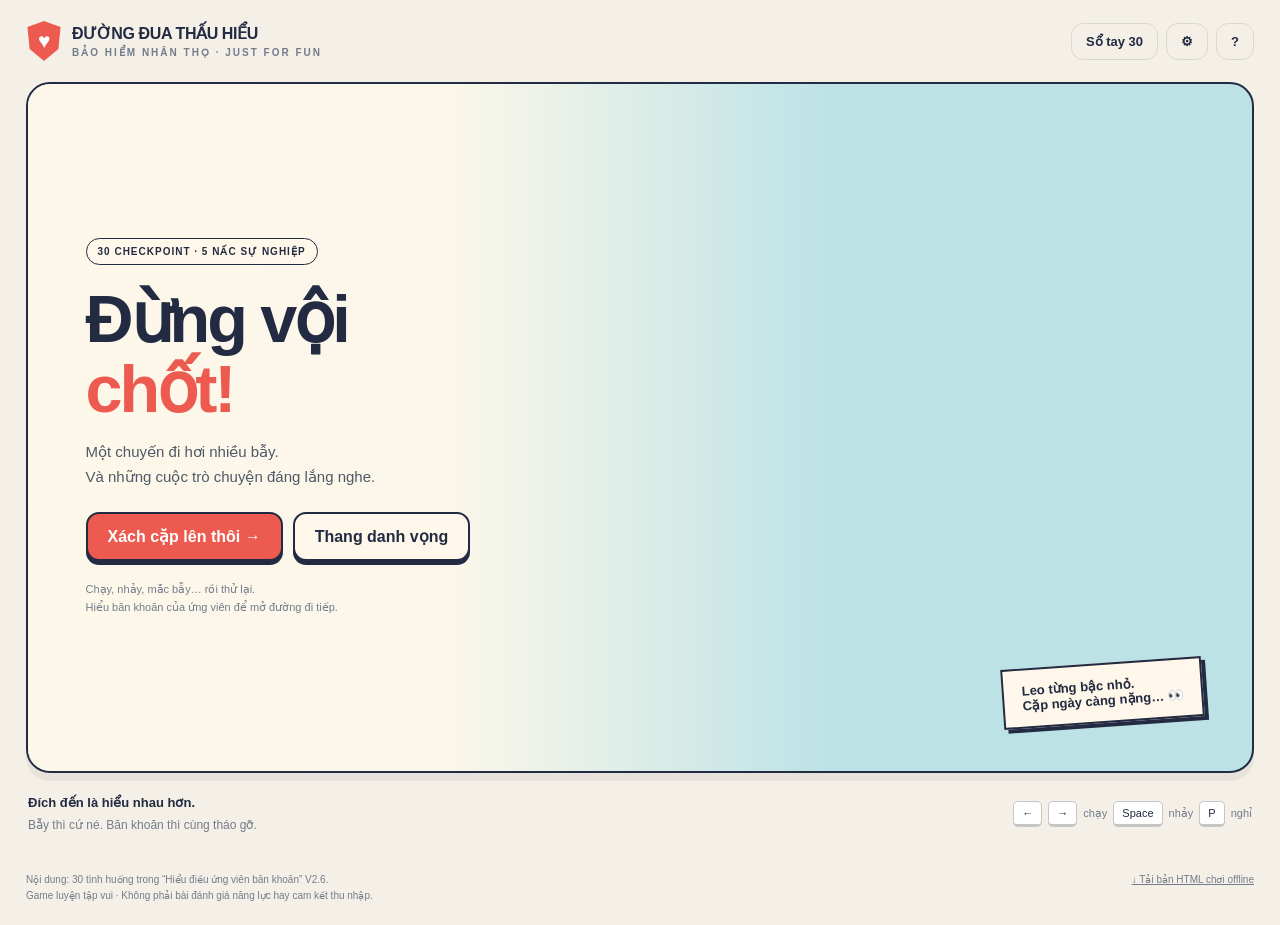
<file: source/template.html>
<!DOCTYPE html>
<html lang="vi"><head><meta charset="utf-8"><meta name="viewport" content="width=device-width,initial-scale=1,viewport-fit=cover"><meta name="theme-color" content="#20283e"><meta name="description" content="Một chuyến đi hơi nhiều bẫy, và 30 cuộc trò chuyện đáng lắng nghe. Game đi cảnh xử lý băn khoăn của ứng viên nghề bảo hiểm."><title>Đừng vội chốt! · Đường đua thấu hiểu</title>
<style>
:root{--ink:#222b42;--cream:#fff8ea;--red:#ed5b50;--yellow:#ffd369;--lav:#c3b4ed;--muted:#737c8b;--green:#28795f}*{box-sizing:border-box}body{margin:0;background:#f5f0e7;color:var(--ink);font-family:Arial,Helvetica,sans-serif}button,a,input{font:inherit}button,a{touch-action:manipulation}button{cursor:pointer}button:focus-visible,a:focus-visible,input:focus-visible{outline:4px solid #519fed;outline-offset:4px}button{color:inherit}button:disabled{cursor:not-allowed;opacity:.42}header{max-width:1280px;margin:auto;display:flex;align-items:center;justify-content:space-between;padding:21px 26px;gap:14px}.brand{display:flex;align-items:center;gap:10px;font-weight:900;font-size:16px;letter-spacing:-.4px}.brandmark{width:36px;height:40px;background:var(--red);color:white;display:grid;place-items:center;clip-path:polygon(50% 0,96% 15%,90% 70%,50% 100%,10% 70%,4% 15%);font-size:21px}.edition{font-size:10px;letter-spacing:2px;color:var(--muted);margin-top:4px}.nav{display:flex;gap:8px}.iconbtn{background:transparent;border:1px solid #d9d8d2;border-radius:12px;padding:10px 14px;font-size:13px;font-weight:bold}.iconbtn:hover{background:white}.app{max-width:1280px;margin:auto;padding:0 26px 20px}.frame{position:relative;border:2px solid var(--ink);border-radius:24px;overflow:hidden;box-shadow:0 8px 0 #222b4211;background:#bce2e6;aspect-ratio:16/9;isolation:isolate}canvas{width:100%;height:100%;display:block;touch-action:none}.home{position:absolute;inset:0;display:flex;align-items:center;padding:4.7%;background:linear-gradient(90deg,#fff8eafa 0%,#fff8eaee 35%,#fff8ea00 66%)}.home-content{width:49%;max-width:480px}.eyebrow{font-size:11px;letter-spacing:2px;font-weight:800;text-transform:uppercase;line-height:1.5}.pill{display:inline-flex;align-items:center;gap:6px;padding:7px 11px;border:1px solid currentColor;border-radius:50px;font-size:10px;letter-spacing:1px;font-weight:800;background:var(--cream)}h1{font-size:clamp(40px,5.2vw,72px);line-height:1.04;letter-spacing:-3px;margin:20px 0 16px;font-weight:900}h1 em{font-style:normal;color:var(--red);display:block}h2{font-size:28px;line-height:1.2;letter-spacing:-.8px;margin:10px 0}p{line-height:1.6} .intro{font-size:15px;max-width:360px;line-height:1.65;margin-bottom:23px;color:#4e5966}.actions{display:flex;flex-wrap:wrap;gap:10px}.btn{border:2px solid var(--ink);border-radius:13px;padding:13px 20px;background:var(--cream);font-weight:800;box-shadow:0 4px 0 var(--ink);transition:transform .12s,box-shadow .12s}.btn:hover{transform:translateY(-2px);box-shadow:0 6px 0 var(--ink)}.btn:active{transform:translateY(3px);box-shadow:0 1px 0 var(--ink)}.primary{background:var(--red);color:white}.yellow{background:var(--yellow)}.small{font-size:12px;padding:10px 12px}.home-note{margin-top:20px;font-size:11px;line-height:1.6;color:var(--muted)}.worldtag{position:absolute;right:4%;bottom:7%;transform:rotate(-4deg);background:var(--cream);padding:13px 18px;border:2px solid var(--ink);box-shadow:4px 4px 0 var(--ink);font-size:13px;font-weight:bold;max-width:230px}.hud{position:absolute;inset:15px 16px auto;display:none;align-items:flex-start;justify-content:space-between;gap:8px;pointer-events:none}.hud>*{pointer-events:auto}.hud-left,.hud-right{display:flex;gap:7px;align-items:center}.hud-left{max-width:65%}.hud-chip{border:2px solid var(--ink);border-radius:12px;background:var(--cream);padding:9px 12px;font-size:13px;font-weight:bold;box-shadow:0 3px 0 #222b4220}.hud-stage{white-space:nowrap;overflow:hidden;text-overflow:ellipsis;max-width:290px}.hud-chip b{color:var(--red)}.hint{position:absolute;bottom:16px;left:50%;transform:translateX(-50%);padding:9px 15px;border-radius:30px;background:#222b42e8;color:white;font-size:12px;text-align:center;pointer-events:none;width:max-content;max-width:80%;display:none}.underbar{display:flex;justify-content:space-between;align-items:center;padding:20px 2px 12px;gap:20px}.underbar strong{font-size:13px}.underbar p{margin:5px 0 0;color:var(--muted);font-size:12px}.keys{display:flex;align-items:center;gap:6px;font-size:11px;color:var(--muted)}kbd{font-family:inherit;border:1px solid #c5c6c5;border-bottom:3px solid #c5c6c5;background:white;border-radius:5px;padding:5px 8px;color:var(--ink)}.zones{display:grid;grid-template-columns:repeat(4,1fr);gap:10px}.zone-preview{border-top:2px solid #d8d6d1;padding:14px 0 0;display:flex;align-items:center;gap:10px;font-size:12px}.zone-preview span{font-size:10px;display:block;color:var(--muted);margin-top:5px}.zone-num{font-size:22px;font-weight:900;opacity:.4}.footer{font-size:10px;color:var(--muted);display:flex;justify-content:space-between;margin-top:25px;line-height:1.6;gap:20px}.footer a{color:inherit}.touch{display:none;justify-content:space-between;padding:14px 0;gap:12px;user-select:none}.touch-group{display:flex;gap:10px}.pad{width:66px;height:57px;border:2px solid var(--ink);border-bottom-width:5px;border-radius:15px;background:white;font-size:24px;touch-action:none;user-select:none;-webkit-user-select:none}.jump{width:110px;background:var(--yellow);font-size:14px;font-weight:bold}.overlay{position:fixed;inset:0;z-index:20;background:#172238aa;backdrop-filter:blur(7px);display:grid;place-items:center;padding:24px;overflow:auto}.overlay[hidden]{display:none}.modal{width:100%;max-width:750px;max-height:calc(100dvh - 48px);overflow:auto;background:var(--cream);border:2px solid var(--ink);border-radius:24px;box-shadow:0 10px 0 #121b2c55;padding:28px;position:relative}.modal.wide{max-width:1000px}.modal-top{display:flex;justify-content:space-between;align-items:center;gap:14px;margin-bottom:14px}.close{width:36px;height:36px;flex-shrink:0;border:1px solid #d7d2c8;border-radius:50%;background:transparent;font-size:20px}.muted{color:var(--muted);font-size:13px;line-height:1.6}.quote{font-size:clamp(20px,3vw,27px);font-weight:800;line-height:1.4;margin:16px 0;background:white;border-left:5px solid var(--red);padding:15px 18px;border-radius:0 12px 12px 0}.question{font-size:15px;line-height:1.55;font-weight:bold;margin:16px 0}.options{display:grid;gap:10px}.option{display:flex;align-items:flex-start;gap:12px;text-align:left;background:white;border:2px solid #d8d9da;border-radius:13px;padding:14px;font-size:14px;line-height:1.5}.option:hover:not(:disabled){border-color:var(--ink);background:#f7f1e4}.option:disabled{opacity:1}.option .num{display:grid;place-items:center;width:26px;height:26px;border-radius:8px;flex-shrink:0;background:#eeeaf6;font-size:12px;font-weight:bold}.option.correct{background:#e0f3e6;border-color:#3c9266}.option.wrong{background:#ffe4e0;border-color:#d65850}.feedback{margin-top:18px;padding:17px;background:#e0f3e6;border-radius:13px;border:1px solid #80b897;line-height:1.6;font-size:14px}.feedback.bad{background:#fff0d5;border-color:#e5bd64}.feedback p{margin:5px 0 14px}.timerline{height:5px;background:#e4ded2;border-radius:5px;overflow:hidden}.timerline i{display:block;height:100%;width:100%;background:var(--red)}.quizmeta{display:flex;justify-content:space-between;font-size:11px;color:var(--muted);margin-bottom:7px}.mapgrid{display:grid;grid-template-columns:repeat(5,1fr);gap:10px}.leveltile{position:relative;border:2px solid #ddd6c8;background:white;border-radius:13px;padding:13px 10px;text-align:left;min-height:110px}.leveltile b{font-size:23px;display:block;color:var(--red);margin-bottom:8px}.leveltile span{font-size:11px;line-height:1.4;display:block}.leveltile .medal{position:absolute;right:9px;top:9px;color:#c68d28}.maptitle{font-size:15px;margin:24px 0 12px}.progressbar{height:8px;border-radius:10px;background:#e8e0d0;overflow:hidden;margin:16px 0}.progressbar div{background:var(--red);height:100%}.step{padding:16px;border:1px solid #dfdacf;border-radius:13px;margin-top:10px;background:white}.step h3{font-size:14px;margin:0 0 7px}.step p{font-size:14px;margin:0}.step details{margin-top:10px;font-size:13px;line-height:1.65;color:#667080}.step summary{cursor:pointer}.booklist{display:grid;grid-template-columns:1fr 1fr;gap:9px}.bookitem{background:white;text-align:left;border:1px solid #ddd6c8;border-radius:10px;padding:13px;line-height:1.5;font-size:13px}.bookitem strong{color:var(--red);margin-right:7px}.settings-row{display:flex;gap:10px;align-items:center;justify-content:space-between;border-bottom:1px solid #e1d9cc;padding:16px 0;font-size:14px}.choice{display:flex;gap:8px}.choice button{border:2px solid #d4cdbf;border-radius:9px;padding:11px;background:white;font-size:12px;font-weight:bold}.choice button.active{border-color:var(--ink);background:var(--yellow)}.setting-help{font-size:12px;color:var(--muted);line-height:1.6;margin:12px 0}.stats{display:grid;grid-template-columns:repeat(3,1fr);gap:10px;margin:24px 0}.stat{text-align:center;background:white;border:1px solid #ddd5c6;border-radius:14px;padding:15px 8px}.stat b{font-size:30px;display:block;color:var(--red)}.stat span{font-size:11px;color:var(--muted)}.celebrate{text-align:center}.trophy{font-size:54px;margin:10px}.search{width:100%;padding:13px;border:1px solid #d4cdbf;border-radius:10px;font-size:14px;margin:10px 0 15px;background:white}.instruction{display:grid;grid-template-columns:32px 1fr;gap:12px;margin:18px 0;font-size:14px;line-height:1.6}.instruction b{font-size:20px;color:var(--red)}.instruction strong{display:block}.tagrow{display:flex;flex-wrap:wrap;gap:7px;margin:13px 0}.tagrow span{font-size:11px;background:#eee6d7;border-radius:20px;padding:6px 10px}.booknav{display:flex;justify-content:space-between;gap:10px;margin-top:20px}.sr-only{position:absolute;width:1px;height:1px;overflow:hidden;clip:rect(0,0,0,0)}
@media(pointer:coarse){.touch.playing{display:flex}.keys{display:none}}@media(max-width:700px){header{padding:15px 15px}.brand{font-size:14px}.edition{font-size:8px}.nav{gap:4px}.iconbtn{padding:9px;font-size:11px}.app{padding:0 12px 15px}.frame{border-radius:18px;aspect-ratio:16/10}.frame.menu{aspect-ratio:auto;height:620px}.frame.menu canvas{position:absolute;height:100%;object-fit:cover;object-position:82% center}.keys{display:none}.home{padding:27px;align-items:flex-start;background:linear-gradient(180deg,#fff8ea 0%,#fff8eaf2 47%,#fff8ea00 75%)}.home-content{width:100%;max-width:none}h1{font-size:53px;margin:20px 0 13px;letter-spacing:-2.5px}.intro{font-size:14px;max-width:340px;margin-bottom:20px}.home-note{font-size:10px;margin-top:15px}.worldtag{bottom:6%;right:6%;font-size:11px;max-width:180px}.underbar{padding:17px 2px 10px;gap:8px}.underbar p{font-size:11px}.zones{grid-template-columns:1fr 1fr;gap:4px 20px}.zone-preview{font-size:11px;padding:12px 0}.footer{font-size:9px;display:block}.footer a{display:inline-block;margin-top:8px}.hud{inset:8px}.hud-chip{font-size:10px;padding:6px 8px;border-radius:9px}.hud-stage{max-width:150px}.hud-right{gap:4px}.hud-left{max-width:58%}.hint{font-size:10px;bottom:auto;top:47px;padding:7px 10px;max-width:95%}.overlay{padding:10px}.modal{padding:20px;max-height:calc(100dvh - 20px);border-radius:19px}.modal h2{font-size:24px}.quote{font-size:20px;padding:12px}.option{font-size:13px;padding:12px;gap:10px}.mapgrid{grid-template-columns:repeat(3,1fr);gap:8px}.leveltile{min-height:112px}.booklist{grid-template-columns:1fr}.settings-row{gap:6px}.choice button{font-size:11px;padding:10px}.home .btn{font-size:14px;padding:13px 17px}.stats{gap:7px}.stat b{font-size:26px}.hud-extra{display:none}.touch.playing{display:flex}.touch{padding:12px 0}.pad{height:60px;width:72px}.jump{width:115px}.step p{font-size:13px}}
@media(max-height:550px) and (orientation:landscape){header,.underbar,.zones,.footer{display:none}.app{padding:5px;max-width:950px}.frame{max-height:calc(100dvh - 10px);aspect-ratio:16/9;margin:auto}.touch.playing{position:fixed;bottom:12px;left:25px;right:25px;pointer-events:none;z-index:3}.touch button{pointer-events:auto;opacity:.78}.pad{height:45px!important;width:57px!important}.hint{bottom:5px}.frame.menu{height:calc(100dvh - 10px);aspect-ratio:16/9}.home{padding:25px;align-items:center;background:linear-gradient(90deg,#fff8eafa,#fff8ea00)}.home-content{width:50%}h1{font-size:40px;margin:10px 0}.intro{font-size:12px;margin:10px 0}.home-note,.worldtag{display:none}.modal{max-height:calc(100dvh - 20px)}}
@media(prefers-reduced-motion:reduce){button{transition:none}}
__REFINE_CSS__
</style></head><body>
<header><div class="brand"><div class="brandmark">♥</div><div>ĐƯỜNG ĐUA THẤU HIỂU<div class="edition">BẢO HIỂM NHÂN THỌ · JUST FOR FUN</div></div></div><nav class="nav" aria-label="Điều hướng"><button class="iconbtn" id="bookBtn">Sổ tay 30</button><button class="iconbtn" id="settingsBtn" aria-label="Cài đặt">⚙</button><button class="iconbtn" id="helpBtn" aria-label="Cách chơi">?</button></nav></header>
<main class="app"><div class="frame menu" id="frame"><canvas id="game" width="960" height="540" aria-label="Đường chạy của quản lý tư vấn viên. Phím mũi tên hoặc A D để chạy, Space để nhảy, P để tạm dừng."></canvas>
<div class="home" id="home"><div class="home-content"><span class="pill">30 CHECKPOINT · 5 NẤC SỰ NGHIỆP</span><h1>Đừng vội<em>chốt!</em></h1><p class="intro">Một chuyến đi hơi nhiều bẫy.<br>Và những cuộc trò chuyện đáng lắng nghe.</p><div class="actions"><button class="btn primary" id="playBtn">Xách cặp lên thôi →</button><button class="btn" id="mapBtn">Thang danh vọng</button></div><div class="home-note">Chạy, nhảy, mắc bẫy… rồi thử lại.<br>Hiểu băn khoăn của ứng viên để mở đường đi tiếp.</div></div><div class="worldtag">Leo từng bậc nhỏ.<br>Cặp ngày càng nặng… 👀</div></div>
<div class="hud" id="hud"><div class="hud-left"><div class="hud-chip hud-stage" id="hudLevel"></div></div><div class="hud-right"><div class="hud-chip" id="hudStars">✦ 0/5</div><div class="hud-chip" id="hudShield">◇ 0</div><div class="hud-chip hud-extra" id="hudFalls">↻ 0</div><button class="hud-chip" id="pauseBtn" aria-label="Tạm dừng">II</button></div></div><div class="hint" id="hint"></div></div>
<div class="touch" id="touch" role="group" aria-label="Điều khiển: giữ nút chạy và chạm nhảy cùng lúc"><div class="touch-group"><button class="pad" id="left" aria-label="Chạy trái">←</button><button class="pad" id="right" aria-label="Chạy phải">→</button></div><button class="pad jump" id="jump" aria-label="Nhảy">NHẢY ↑</button></div>
<div class="underbar"><div><strong id="underTitle">Đích đến là hiểu nhau hơn.</strong><p id="underText">Bẫy thì cứ né. Băn khoăn thì cùng tháo gỡ.</p></div><div class="keys"><kbd>←</kbd><kbd>→</kbd> chạy <kbd>Space</kbd> nhảy <kbd>P</kbd> nghỉ</div></div>
<div class="zones" id="zones"></div><footer class="footer"><span>Nội dung: 30 tình huống trong “Hiểu điều ứng viên băn khoăn” V2.6.<br>Game luyện tập vui · Không phải bài đánh giá năng lực hay cam kết thu nhập.</span><a id="download" href="./index.html" download="Dung_voi_chot_Game_30_tinh_huong.html">↓ Tải bản HTML chơi offline</a></footer></main>
<div class="overlay" id="overlay" hidden><section class="modal" id="modal" role="dialog" aria-modal="true" aria-labelledby="modalTitle"></section></div><div id="announce" class="sr-only" aria-live="polite"></div>
<script>
'use strict';
const CASES=__CASES__;
const DISTRACTORS=__DISTRACTORS__;
const ZONES=[{"name": "Cà phê khởi đầu", "topic": "Tìm hiểu động lực", "rank": "Người kết nối", "outfit": "Smart casual", "sky": "#c1e4e8", "far": "#3b797777", "ground": "#3b7977", "accent": "#eeb777", "awning": "#3b7977", "sign": "CÀ PHÊ · LẮNG NGHE"}, {"name": "Ngày hội cơ hội", "topic": "Nhận diện tiềm năng", "rank": "Người tìm tài năng", "outfit": "Áo khoác · thẻ sự kiện", "sky": "#f5dfbd", "far": "#aa736077", "ground": "#aa7360", "accent": "#ec9c79", "awning": "#aa7360", "sign": "NGÀY HỘI TUYỂN DỤNG"}, {"name": "Văn phòng đối thoại", "topic": "Hỏi sâu khi do dự", "rank": "Người phỏng vấn", "outfit": "Blazer · sổ ghi chép", "sky": "#d9dfef", "far": "#646f9e77", "ground": "#646f9e", "accent": "#a8b9e1", "awning": "#646f9e", "sign": "PHÒNG PHỎNG VẤN"}, {"name": "Xưởng xây đội", "topic": "Xử lý kỳ vọng", "rank": "Người phát triển đội", "outfit": "Suit · thẻ quản lý", "sky": "#d1e6d1", "far": "#4c856877", "ground": "#4c8568", "accent": "#a9c89d", "awning": "#4c8568", "sign": "CÙNG NHAU PHÁT TRIỂN"}, {"name": "Đỉnh cao dẫn dắt", "topic": "Chọn người phù hợp", "rank": "Người dẫn dắt", "outfit": "Suit tối · ghim vàng", "sky": "#e3d8ed", "far": "#75608677", "ground": "#756086", "accent": "#d8b56f", "awning": "#756086", "sign": "KHÔNG GIAN LÃNH ĐẠO"}];
const zoneOf=i=>Math.floor(i/6);

const STEPS=['Đón nhận','Khám phá','Giải đáp','Chốt bước tiếp'];
const $=s=>document.querySelector(s), esc=s=>String(s).replace(/[&<>"']/g,c=>({'&':'&amp;','<':'&lt;','>':'&gt;','"':'&quot;',"'":'&#39;'}[c]));
const cv=$('#game'),ctx=cv.getContext('2d');let storeOK=true;
let saved;try{saved=JSON.parse(localStorage.getItem('dvc_v1')||'null')}catch(e){storeOK=false}
const save={unlocked:Math.min(30,Math.max(1,Number(saved?.unlocked)||1)),completed:saved?.completed||{},mastered:saved?.mastered||{},mode:saved?.mode==='arcade'?'arcade':'chill',sound:saved?.sound ?? true,music:saved?.music ?? true,avatar:saved?.avatar==='nu'?'nu':'nam'};
function persist(){try{localStorage.setItem('dvc_v1',JSON.stringify(save))}catch(e){storeOK=false}}
let state='home',level=0,world=null,player=null,camera=0,clock=0,last=0,keys={},jumpQueued=false,quiz=null,timer=null,returnState='home',focusBefore=null;
const motion=window.matchMedia('(prefers-reduced-motion: reduce)').matches;
__AUDIO__
function say(text,seconds=4){if(world){world.message=text;world.messageUntil=clock+seconds}$('#announce').textContent=text}
function resetKeys(){keys={};jumpQueued=false;for(const pad of document.querySelectorAll('.pad.held'))pad.classList.remove('held')}
function modal(html,wide=false){resetKeys();if($('#overlay').hidden)focusBefore=document.activeElement;$('#modal').scrollTop=0;$('#modal').classList.toggle('wide',wide);$('#modal').innerHTML=html;$('#overlay').hidden=false;document.body.style.overflow='hidden';const f=$('#modalTitle');if(f)f.focus({preventScroll:true})}
function closeModal(){clearInterval(timer);$('#overlay').hidden=true;document.body.style.overflow='';resetKeys();if(focusBefore?.isConnected)focusBefore.focus()}
function head(label,title,close=true){return `<div class="modal-top"><div><div class="eyebrow">${label}</div><h2 id="modalTitle" tabindex="-1">${title}</h2></div>${close?'<button class="close" data-close aria-label="Đóng">×</button>':''}</div>`}
function bindClose(fn){const b=$('[data-close]');if(b)b.onclick=fn}
function suspend(){if(state==='play')returnState='play';else if(state==='home')returnState='home';state='panel';resetKeys()}
function resume(){if(returnState!=='play'){goHome();return}closeModal();state='play';last=performance.now()}
function goHome(){closeModal();state='home';world=null;player=null;resetKeys();$('#home').style.display='flex';$('#hud').style.display='none';$('#hint').style.display='none';$('#frame').classList.add('menu');$('#touch').classList.remove('playing');$('#zones').style.display='grid';$('#underTitle').textContent='Đích đến là hiểu nhau hơn.';$('#underText').textContent=`${Object.keys(save.completed).length}/30 trạm đã qua · Chơi vui, nói chuyện có tâm.`;$('#playBtn').textContent=save.unlocked>1?'Đi tiếp thôi →':'Xách cặp lên thôi →'}
$('#zones').innerHTML=ZONES.map((z,i)=>`<div class="zone-preview"><div class="zone-num">0${i+1}</div><div><b>${z.name}</b><span>${z.topic}</span></div></div>`).join('');
function map(){suspend();const done=Object.keys(save.completed).length;modal(head('BẢN ĐỒ CHUYẾN ĐI',`${done}/30 cuộc hẹn đã mở đường`)+`<p class="muted">5 tuyến tuyển dụng, mỗi tuyến 6 bậc đi lên. Hoàn thành nhiệm vụ, lắng nghe ứng viên rồi lưu checkpoint. Danh hiệu chỉ để chơi vui!</p><div class="progressbar"><div style="width:${done/30*100}%"></div></div>`+ZONES.map((z,i)=>`<h3 class="maptitle">0${i+1} · ${z.rank} <span class="muted">/ ${z.name} · ${z.outfit}</span></h3><div class="mapgrid career-stairs">${CASES.filter(c=>zoneOf(c.id-1)===i).map(c=>`<button class="leveltile" style="--step:${(c.id-1)%6}" data-level="${c.id-1}" ${c.id>save.unlocked?'disabled':''}><b>${String(c.id).padStart(2,'0')}</b><span>${esc(ROUTES[c.id-1][0])}</span><small class="medal">${save.completed[c.id]?'★'.repeat(save.completed[c.id].medal):c.id>save.unlocked?'🔒':''}</small></button>`).join('')}</div>`).join(''),true);bindClose(resume);document.querySelectorAll('[data-level]').forEach(b=>b.onclick=()=>startLevel(+b.dataset.level))}
function audioControls() {
  return `<div class="settings-row"><b>Âm thanh</b><div class="choice audio-switches">
    <button data-audio="music" aria-label="Nhạc nền"></button>
    <button data-audio="sound" aria-label="Hiệu ứng âm thanh"></button>
  </div></div>`;
}
function bindAudioControls() {
  for (const button of document.querySelectorAll('[data-audio]')) {
    const key = button.dataset.audio;
    const paint = () => {
      button.textContent = (key === 'music' ? 'Nhạc nền' : 'Hiệu ứng') + (save[key] ? ' · Bật' : ' · Tắt');
      button.setAttribute('aria-pressed', String(save[key]));
      button.classList.toggle('active', save[key]);
    };
    paint();
    button.onclick = () => {
      save[key] = !save[key];
      persist();
      unlockAudio();
      updateMusic();
      if (key === 'sound') tone('coin');
      paint();
    };
  }
}
function settings(){suspend();modal(head('CHƠI THEO CÁCH CỦA BẠN','Nhẹ nhàng hay hơi căng?')+`<div class="settings-row"><b>Nhịp trả lời</b><div class="choice"><button data-mode="chill" class="${save.mode==='chill'?'active':''}">Thảnh thơi</button><button data-mode="arcade" class="${save.mode==='arcade'?'active':''}">Thử thách</button></div></div><p class="setting-help">Thảnh thơi: không đếm giờ. Thử thách: 30 giây mỗi câu; hết giờ ở đường chạy sẽ quay về điểm nghỉ. Sổ tay luôn không đếm giờ.</p><div class="settings-row"><b>Người đồng hành</b><div class="choice"><button data-avatar="nam" class="${save.avatar==='nam'?'active':''}">Anh Minh</button><button data-avatar="nu" class="${save.avatar==='nu'?'active':''}">Chị An</button></div></div><p class="setting-help">Quản lý tư vấn viên với chiếc cặp nhỏ, đôi giày chạy và tinh thần chịu khó lắng nghe. Hai nhân vật có cùng khả năng.</p>${audioControls()}<p class="setting-help">Tiến trình lưu trên trình duyệt này. ${storeOK?'Không cần đăng nhập để chơi bản HTML.':'Trình duyệt đang hạn chế lưu; tiến trình có thể mất khi đóng trang.'}</p><button class="btn yellow" id="settingsDone">Ổn rồi →</button>`);bindClose(resume);document.querySelectorAll('[data-mode]').forEach(b=>b.onclick=()=>{save.mode=b.dataset.mode;persist();settings()});document.querySelectorAll('[data-avatar]').forEach(b=>b.onclick=()=>{save.avatar=b.dataset.avatar;persist();settings()});bindAudioControls();$('#settingsDone').onclick=resume}
function help(){suspend();modal(head('CÁCH CHƠI','Đi chậm một nhịp. Né khéo một chút.')+`<div class="instruction"><b>01</b><div><strong>Xách cặp đi gặp ứng viên</strong>Dùng ← → hoặc A D để chạy, Space / ↑ / W để nhảy. Giữ nút nhảy để lên cao hơn. Điện thoại có nút ở dưới; xoay ngang để nhìn rộng.</div></div><div class="instruction"><b>02</b><div><strong>Đồ vật hơi… có ý kiến riêng</strong>Có xu giả, xe cà phê, sàn giấy sụp và chốt đóng mở. Chờ bục chạy ngang đến gần rồi nhảy lên. Với đệm vàng, cứ chạy tới để được bật qua hố.</div></div><div class="instruction"><b>03</b><div><strong>Nghe đúng để mở đường</strong>Mỗi checkpoint có nhiệm vụ riêng theo tuyến: tìm manh mối, đọc bằng chứng, hội thoại hai lượt, phân loại kỳ vọng hoặc chọn người và phân bổ hỗ trợ. Sau đó là câu hỏi từ tình huống gốc. Trả lời để lưu trạm và chạy tiếp trên cùng tuyến. Trượt chân? Trả lời để trở lại điểm nghỉ gần nhất.</div></div><div class="instruction"><b>04</b><div><strong>Có lợi thế, không có ép chốt</strong>Đúng ngay lần đầu nhận 1 khiên (tối đa 1). Khiên cứu một va chạm. Sai thì xem giải thích rồi chọn lại, không mất mạng vĩnh viễn. Sau 3 lần ngã, nút Bật trợ giúp trong menu tạm dừng sẽ làm chậm bẫy.</div></div><div class="instruction"><b>05</b><div><strong>Chơi vui thôi nha</strong>Nhặt sao và qua đủ 30 checkpoint để hoàn thành chuyến đi. Sao là thành tích chơi game, không đánh giá năng lực tuyển dụng. P / Esc để nghỉ. Sổ tay chứa nguyên văn câu gợi ý của cả 30 tình huống.</div></div><button class="btn primary" id="helpDone">Hiểu rồi, đi thôi →</button>`);bindClose(resume);$('#helpDone').onclick=()=>{if(returnState==='home'&&!world){closeModal();startLevel(save.unlocked-1)}else resume()}}
function book(){suspend();modal(head('SỔ TAY BỎ TÚI','30 băn khoăn, 30 cách mở lời')+`<p class="muted">Bản gốc dành cho trao đổi với ứng viên nghề tư vấn bảo hiểm. Xem đủ 4 bước hoặc luyện riêng, không cần vượt màn.</p><input class="search" id="search" placeholder="Tìm băn khoăn, ví dụ: thu nhập, gia đình…" aria-label="Tìm tình huống"><div class="booklist" id="booklist"></div>`,true);bindClose(resume);const render=(term='')=>{const norm=s=>s.toLocaleLowerCase('vi').normalize('NFD').replace(/[\u0300-\u036f]/g,'').replace(/đ/g,'d');$('#booklist').innerHTML=CASES.filter(c=>norm(c.q+' '+c.t).includes(norm(term))).map(c=>`<button class="bookitem" data-case="${c.id-1}"><strong>${String(c.id).padStart(2,'0')}</strong>${esc(c.q)}<br><small class="muted">${ZONES[zoneOf(c.id-1)].name} · ${[0,1,2,3].filter(s=>save.mastered[`${c.id}-${s}`]).length}/4 bước đã luyện</small></button>`).join('')||'<p class="muted">Chưa tìm thấy. Thử từ khóa khác nhé.</p>';document.querySelectorAll('[data-case]').forEach(b=>b.onclick=()=>caseDetail(+b.dataset.case))};render();$('#search').oninput=e=>render(e.target.value)}
function caseDetail(i){const c=CASES[i];modal(head(`TÌNH HUỐNG ${c.id} · ${ZONES[zoneOf(c.id-1)].name}`,esc(c.t))+`<div class="quote">“${esc(c.q)}”</div>`+c.s.map((s,j)=>`<div class="step"><h3>${j+1}. ${STEPS[j]}</h3><p>${esc(s[0])}</p><details><summary>Xem lời thoại gợi ý nguyên văn</summary><p>${esc(s[1])}</p></details></div>`).join('')+`<p class="setting-help">Giữ nguyên nội dung V2.6 do bạn cung cấp. Khi áp dụng thực tế, đối chiếu chính sách và thông tin chính thống đang áp dụng.</p><div class="actions"><button class="btn yellow" id="practice">Luyện 4 bước →</button><button class="btn" id="backBook">Danh sách</button></div><div class="booknav"><button class="iconbtn" id="prevCase" ${i===0?'disabled':''}>← Tình huống trước</button><button class="iconbtn" id="nextCase" ${i===29?'disabled':''}>Tình huống sau →</button></div>`);bindClose(resume);$('#backBook').onclick=book;$('#practice').onclick=()=>ask(i,0,'practice');$('#prevCase').onclick=()=>caseDetail(i-1);$('#nextCase').onclick=()=>caseDetail(i+1)}
function pause(){if(state!=='play')return;suspend();modal(head('TẠM NGHỈ','Uống ngụm nước đã ☕')+`<p class="muted">${CASES[level].id}/30 · ${esc(CASES[level].t)}<br>${world.falls} lần trượt chân · ${world.stars.filter(x=>x.got).length}/5 sao · ${world.assist?'Đang bật trợ giúp':'Nhịp chơi bình thường'}</p><div class="actions"><button class="btn primary" id="resumeGame">Chơi tiếp →</button><button class="btn" id="restart">Thử lại trạm</button><button class="btn" id="assist" ${world.falls<3?'disabled':''}>${world.assist?'Tắt':'Bật'} trợ giúp</button><button class="btn" id="backHome">Về sảnh</button></div>${audioControls()}<p class="setting-help">Trợ giúp mở sau 3 lần ngã: chạy chậm hơn, bẫy chuyển động chậm hơn và nhảy cao hơn. Không ảnh hưởng quyền mở trạm tiếp theo.</p>`);bindClose(resume);$('#resumeGame').onclick=resume;$('#restart').onclick=()=>startLevel(level);$('#backHome').onclick=goHome;bindAudioControls();$('#assist').onclick=()=>{world.assist=!world.assist;resume();say(world.assist?'Đã bật trợ giúp. Chậm một chút cũng được.':'Đã trở lại nhịp thường.')}}
function optionsFor(i,step){const c=CASES[i],d=DISTRACTORS[i];let wrong;if(step===1)wrong=d.slice(0,2);else if(step===2)wrong=d.slice(2,4);else if(step===0)wrong=[c.s[1][0],i%2?'Đề nghị quyết định sớm trước khi lắng nghe hết điều ứng viên lo.':'Giải thích ngay vì sao băn khoăn này không đáng lo.'];else wrong=[c.s[1][0],i%2?'Chuyển thẳng sang đăng ký tham gia dù ứng viên chưa sẵn sàng.':'Kết thúc bằng yêu cầu cam kết gia nhập ngay để giữ cơ hội.'];let opts=[{text:c.s[step][0],ok:true},...wrong.map(text=>({text,ok:false}))];for(let j=opts.length-1;j>0;j--){const k=Math.floor(Math.random()*(j+1));[opts[j],opts[k]]=[opts[k],opts[j]]}return opts}
function ask(i,step,kind){state='quiz';resetKeys();clearInterval(timer);quiz={i,step,kind,options:optionsFor(i,step),attempts:0,answered:false,remaining:30};renderQuiz()}
function renderQuiz(){const q=quiz,c=CASES[q.i];const prompts=['Ứng viên vừa chia sẻ. Đâu là cách đón nhận phù hợp trước khi hỏi sâu hơn?','Bạn đã ghi nhận băn khoăn. Nên khám phá điều gì tiếp theo?','Sau khi làm rõ băn khoăn, hướng giải đáp nào phù hợp với tình huống này?','Sau khi đã lắng nghe và giải đáp, bước tiếp theo nào phù hợp?'];const label=q.kind==='rescue'?'VẤP MỘT CHÚT THÔI':q.kind==='exit'?`CHECKPOINT ${c.id}/30 · ${ROUTES[q.i][0]}`:'LUYỆN RIÊNG · KHÔNG ĐẾM GIỜ';modal(head(label,STEPS[q.step],false)+`<div class="quizmeta"><span>Tình huống ${c.id}/30 · ${ZONES[zoneOf(c.id-1)].name}</span><span id="quizTime">${save.mode==='arcade'&&q.kind!=='practice'?'30 giây':'Cứ thong thả nhé'}</span></div>${save.mode==='arcade'&&q.kind!=='practice'?'<div class="timerline"><i id="timeFill"></i></div>':''}<div class="quote">“${esc(c.q)}”</div><p class="question">${prompts[q.step]}</p><div class="options">${q.options.map((o,j)=>`<button class="option" data-answer="${j}"><span class="num">${j+1}</span><span>${esc(o.text)}</span></button>`).join('')}</div><div id="feedback" aria-live="polite"></div><p class="setting-help">${q.kind==='practice'?'Nội dung gợi ý từ tài liệu V2.6.':'Đúng ngay nhận khiên. Chọn chưa khéo thì đọc gợi ý và thử lại.'}</p><button class="iconbtn" id="quitQuiz">${q.kind==='practice'?'← Về tình huống':'Về sảnh'}</button>`);document.querySelectorAll('[data-answer]').forEach(b=>b.onclick=()=>answer(+b.dataset.answer));$('#quitQuiz').onclick=()=>{if(q.kind==='practice'){clearInterval(timer);state='panel';caseDetail(q.i)}else goHome()};if(save.mode==='arcade'&&q.kind!=='practice'){let prev=performance.now();timer=setInterval(()=>{if(q!==quiz||q.answered)return;const now=performance.now();if(!document.hidden)q.remaining-=(now-prev)/1000;prev=now;$('#quizTime').textContent=`${Math.max(0,Math.ceil(q.remaining))} giây`;$('#timeFill').style.width=`${Math.max(0,q.remaining)/30*100}%`;if(q.remaining<=0)timeoutQuiz()},100)}}
function answer(index){const q=quiz;if(!q||q.answered)return;q.answered=true;clearInterval(timer);q.attempts++;const correct=q.options[index].ok,c=CASES[q.i];document.querySelectorAll('[data-answer]').forEach((b,j)=>{b.disabled=true;if(q.options[j].ok)b.classList.add('correct');else if(j===index)b.classList.add('wrong')});tone(correct?'correct':'wrong');if(correct){save.mastered[`${c.id}-${q.step}`]=true;persist()}const why=correct?`${STEPS[q.step]}: ${c.s[q.step][0]}`:q.step===0?'Lúc này cần ghi nhận cảm xúc trước; hỏi sâu hoặc vội giải thích sẽ bỏ qua bước đón nhận.':q.step===1?'Cần làm rõ đúng điều ứng viên đang lo trước khi đưa giải pháp hoặc đề nghị cam kết.':q.step===2?'Chọn thông tin thực tế, đúng trọng tâm băn khoăn; tránh hứa chắc, phủ nhận hoặc gây áp lực.':'Bước tiếp cần giúp ứng viên tự cân nhắc. Không quay lại hỏi lan man hay ép quyết định gia nhập.';$('#feedback').className=`feedback ${correct?'':'bad'}`;$('#feedback').innerHTML=`<strong>${correct?(q.attempts===1?'Đúng nhịp rồi! ✦':'Ổn rồi, mình đi tiếp nhé.'):'Chưa đúng nhịp — vẫn sửa được mà.'}</strong><p>${esc(why)}</p><details><summary>Xem lời thoại gợi ý trong tài liệu</summary><p>${esc(c.s[q.step][1])}</p></details><div style="height:12px"></div><button class="btn ${correct?'yellow':'primary'} small" id="continueQuiz">${correct?(q.kind==='practice'?(q.step===3?'Xong 4 bước ✓':'Bước tiếp theo →'):q.kind==='exit'?'Lưu trạm và đi tiếp →':q.kind==='rescue'?'Đứng dậy đi tiếp →':'Mở đường →'):'Chọn lại cho khéo →'}</button>`;$('#continueQuiz').onclick=()=>{if(!correct){q.answered=false;renderQuiz();return}finishQuiz()};$('#continueQuiz').focus()}
function timeoutQuiz(){if(quiz.answered)return;quiz.answered=true;clearInterval(timer);const c=CASES[quiz.i];document.querySelectorAll('[data-answer]').forEach(b=>b.disabled=true);$('#feedback').className='feedback bad';$('#feedback').innerHTML=`<strong>Hết giờ rồi. Không sao, thử lại nhé.</strong><p>Gợi ý: ${esc(c.s[quiz.step][0])}</p><div class="actions"><button class="btn primary small" id="timeRestart">Về điểm nghỉ</button><button class="btn small" id="timeChill">Chuyển sang Thảnh thơi</button></div>`;$('#timeRestart').onclick=()=>startLevel(level);$('#timeChill').onclick=()=>{save.mode='chill';persist();quiz.answered=false;quiz.attempts++;renderQuiz()}}
function finishQuiz() {
  const q = quiz;
  if (q.kind === 'practice') {
    clearInterval(timer);
    if (q.step < 3) ask(q.i,q.step+1,'practice');
    else { state='panel'; caseDetail(q.i); }
    return;
  }
  if (q.attempts === 1) world.shield = 1;
  closeModal();
  state = 'play';
  last = performance.now();
  if (q.kind === 'exit') {
    win();
  } else {
    respawn();
    say('Trở lại điểm nghỉ. Thử một nhịp khác nhé!',5);
    hud();
  }
}
function startLevel(index) {
  closeModal();
  level = Math.min(29,Math.max(0,index));
  const district = districtFor(level);
  world = {
    ...district, floor:430-(level%6)*128, shield:0, assist:false, invuln:0, message:'', messageUntil:0, particles:[],
    grounds:district.tracks.flatMap(({offset,route})=>route.grounds.map(([a,b])=>[a+offset,b+offset,route.grounds.find(g=>g[0]===a)[2]-route.rise]))
  };
  activateTrack(level);
  player = {x:world.checkpoint,y:world.floor-48,w:28,h:48,vx:0,vy:0,ground:false,coyote:0,face:1};
  camera = Math.max(0,player.x-210);
  state = 'play';
  resetKeys();
  $('#home').style.display = 'none';
  $('#hud').style.display = 'flex';
  $('#hint').style.display = 'block';
  $('#frame').classList.remove('menu');
  $('#touch').classList.add('playing');
  $('#zones').style.display = 'none';
  showTrack();
  last = performance.now();
}

function showTrack() {
  const c = CASES[level];
  $('#underTitle').textContent = `${ZONES[zoneOf(c.id-1)].name} · Trạm ${c.id}/30 · ${world.track.route.title}`;
  $('#underText').textContent = `${ZONES[zoneOf(level)].rank} · ${ZONES[zoneOf(level)].outfit} · Bậc ${level+1}/30 · “${c.q}”`;
  say(world.track.route.tip,6);
  hud();
}

function hud(){if(!world)return;$('#hudLevel').textContent=`${String(level+1).padStart(2,'0')}/30 · ${world.track.route.title}`;$('#hudStars').textContent=`✦ ${world.stars.filter(s=>s.got).length}/5`;$('#hudShield').textContent=`◇ ${world.shield}`;$('#hudShield').title='Khiên: cứu một lần va chạm hoặc rơi';$('#hudFalls').textContent=`↻ ${world.falls}`}
function viewZoom(){return cv.clientWidth<500?1.35:1}
function respawn(){player.x=world.checkpoint;player.y=world.floor-player.h;player.vx=0;player.vy=0;player.support=null;player.boost=false;player.ground=false;player.coyote=0;world.invuln=1.8;resetKeys();world.platforms.forEach(p=>p.t=0);world.papers.forEach(p=>{p.y=160-world.track.route.rise;p.vy=0;p.trigger=false;p.gone=false});camera=Math.max(0,Math.min(world.width-960/viewZoom(),player.x-220/viewZoom()))}
function collide(a,b){return a.x<b.x+b.w&&a.x+a.w>b.x&&a.y<b.y+b.h&&a.y+a.h>b.y}
function burst(x,y,col='#ffd369'){for(let i=0;i<(motion?3:14);i++)world.particles.push({x,y,vx:(Math.random()-.5)*230,vy:-Math.random()*200-30,t:1,col})}
function hurt(hazard=null){if(world.invuln>0)return;if(world.shield){world.shield=0;if(hazard)hazard.cleared=true;burst(player.x+15,player.y+20,'#a2e7d1');if(player.y>500)respawn();else world.invuln=1.5;tone('shield');say('Lá chắn lắng nghe đã đỡ một lần!');hud();return}world.falls++;tone('bad');burst(player.x+15,player.y+20,'#ee8678');hud();ask(level,world.falls%2===1?0:3,'rescue')}
function win(){world.exitDone=true;const stars=world.stars.filter(x=>x.got).length,medal=stars===5&&world.falls<=2?3:stars>=3?2:1;const old=save.completed[level+1];save.completed[level+1]={medal:Math.max(medal,old?.medal||0),bestFalls:old?Math.min(old.bestFalls,world.falls):world.falls};save.unlocked=Math.min(30,Math.max(save.unlocked,level+2));persist();
  const next = CASES[level+1];
  if (next && zoneOf(level+1) === zoneOf(level)) {
    level += 1;
    activateTrack(level);
    player.vx = player.vy = 0;
    player.x = world.checkpoint;
    player.y = world.floor-player.h;
    player.support = null;
    player.boost = false;
    player.ground = true;
    world.invuln = .4;
    tone('coin');
    showTrack();
    return;
  }
  state='win';
  tone('win');
  const all=Object.keys(save.completed).length===30;modal(head('HOÀN THÀNH TUYẾN',all?'Bạn đã đi qua cả 30 tình huống!':'Bạn đã lên thêm một nấc!',false)+`<div class="celebrate"><p class="pill">${ZONES[zoneOf(level)].rank}</p><p class="muted">${level<29?`Tuyến mới: ${ZONES[zoneOf(level+1)].name}<br>Trang phục mới: ${ZONES[zoneOf(level+1)].outfit}`:"Đã chạm đỉnh hành trình. Cùng giúp người khác đi lên!"}</p><div class="trophy">${'★'.repeat(medal)}${'☆'.repeat(3-medal)}</div><p class="muted">${all?'Không phải ai cũng đồng ý. Nhưng mỗi cuộc trò chuyện đều có thể được lắng nghe tốt hơn.':`Tình huống cuối tuyến:<br>“${esc(CASES[level].q)}”`}</p></div><div class="stats"><div class="stat"><b>${stars}/5</b><span>Sao ở trạm cuối</span></div><div class="stat"><b>${world.falls}</b><span>Lần đứng dậy ở trạm cuối</span></div><div class="stat"><b>${Object.keys(save.completed).length}/30</b><span>Checkpoint đã qua</span></div></div><p class="setting-help">★ Qua trạm · ★★ Nhặt ít nhất 3 sao · ★★★ Đủ 5 sao và ngã không quá 2 lần. Chỉ là thành tích chơi vui.</p><div class="actions"><button class="btn primary" id="nextLevel">${level<29?'Thăng bậc · thay trang phục →':'Về bản đồ →'}</button><button class="btn" id="again">Chơi lại trạm</button><button class="btn" id="winBook">Xem đủ 4 bước</button><button class="iconbtn" id="winHome">Về sảnh</button></div>`);$('#nextLevel').onclick=()=>{if(level<29)startLevel(level+1);else{goHome();map()}};$('#again').onclick=()=>startLevel(level);$('#winBook').onclick=()=>{returnState='home';state='panel';caseDetail(level)};$('#winHome').onclick=goHome}
__ROUTES__
__MISSIONS__
// All scenery and characters are original canvas artwork, with no external assets.
function rr(x,y,w,h,r=8,fill,stroke=null,lw=2){ctx.beginPath();ctx.roundRect(x,y,w,h,r);if(fill){ctx.fillStyle=fill;ctx.fill()}if(stroke){ctx.strokeStyle=stroke;ctx.lineWidth=lw;ctx.stroke()}}
function line(x,y,x2,y2,col='#222b42',lw=2){ctx.beginPath();ctx.moveTo(x,y);ctx.lineTo(x2,y2);ctx.strokeStyle=col;ctx.lineWidth=lw;ctx.stroke()}
function circle(x,y,r,fill,stroke=null){ctx.beginPath();ctx.arc(x,y,r,0,Math.PI*2);ctx.fillStyle=fill;ctx.fill();if(stroke){ctx.strokeStyle=stroke;ctx.lineWidth=2;ctx.stroke()}}
function text(s,x,y,size=12,color='#222b42',align='left',weight=700){ctx.font=`${weight} ${size}px "Noto Sans", Arial, sans-serif`;ctx.textAlign=align;ctx.fillStyle=color;ctx.fillText(s,x,y)}
function cloud(x,y,s=1){ctx.save();ctx.translate(x,y);ctx.scale(s,s);circle(0,0,22,'#fff9ec');circle(25,-11,30,'#fff9ec');circle(55,1,22,'#fff9ec');rr(-15,0,86,22,14,'#fff9ec');ctx.restore()}
function plant(x,y,s=1){ctx.save();ctx.translate(x,y);ctx.scale(s,s);line(0,0,0,-70,'#596e60',6);circle(-14,-65,23,'#87b393');circle(16,-80,26,'#9fc5a2');circle(24,-52,21,'#8dbb9b');ctx.restore()}
function building(x,y,w,h,col,windows=true){rr(x,y,w,h,8,col);rr(x-5,y-9,w+10,17,4,col);if(windows)for(let a=13;a<w-16;a+=30)for(let b=18;b<h-14;b+=37)rr(x+a,y+b,15,23,4,'#fff8e66b');}
__SCENERY__
function hero(x,y,scale=1,face=1,run=0,npc=false){ctx.save();ctx.translate(x,y);ctx.scale(scale*face,scale);const zi=world?zoneOf(level):0; const jacket=['#d7a472','#ba6c50','#7085ab','#365f56','#34324e'][zi]; let step=Math.sin(run)*5;ctx.lineCap='round';ctx.fillStyle='#25263b29';ctx.beginPath();ctx.ellipse(2,47,17,4,0,0,Math.PI*2);ctx.fill();if(save.avatar==='nu'&&!npc){rr(-13,-2,26,33,10,'#352e39')}line(-5,31,-7-step,44,'#30364f',7);line(6,31,8+step,44,'#30364f',7);line(-9-step,45,-2-step,45,'#222b42',5);line(7+step,45,14+step,45,'#222b42',5);rr(-12,10,25,25,6,npc?'#658477':jacket);ctx.beginPath();ctx.moveTo(-6,10);ctx.lineTo(0,28);ctx.lineTo(7,10);ctx.fillStyle='#fff5e5';ctx.fill();if(zi>1)line(0,14,2,23,zi===4?'#d4af57':'#eb5c50',4);else {line(-5,11,0,18,'#fff5e5',2);line(5,11,0,18,'#fff5e5',2)} if(!npc&&zi===1){line(-5,11,0,27,'#344b68',1);line(5,11,0,27,'#344b68',1);rr(-4,23,8,8,1,'#fff5e5')} if(!npc&&zi===4)circle(7,17,2.5,'#edc76f');line(-11,16,-17,27+step*.5,npc?'#658477':jacket,6);line(11,16,18,27-step*.5,npc?'#658477':jacket,6);circle(18,28-step*.5,3,'#e4ae87');if(!npc){rr(12,29-step*.5,18,14,3,zi>=2?'#364253':'#c68d5f','#29364a',1.5);rr(17,25-step*.5,8,5,2,null,'#29364a',2);text('♥',21,40-step*.5,8,'#fff5df','center')}circle(0,1,12,'#efc69e','#29364a');ctx.beginPath();ctx.arc(-1,-2,12,Math.PI,Math.PI*2+.3);ctx.lineTo(10,0);ctx.lineTo(3,-5);ctx.lineTo(-8,-2);ctx.closePath();ctx.fillStyle='#34313f';ctx.fill();circle(-4,1,1,'#29364a');circle(5,1,1,'#29364a');ctx.beginPath();ctx.arc(1,3,4,.2,2.6);ctx.strokeStyle='#956957';ctx.lineWidth=1.3;ctx.stroke();if(!npc){rr(-9,-3,8,7,2,null,'#29364a',1);rr(1,-3,8,7,2,null,'#29364a',1);line(-1,0,1,0,'#29364a',1)}ctx.restore()}
function star(x,y,rad=10,col='#ffd369'){ctx.beginPath();for(let i=0;i<10;i++){const a=i*Math.PI/5-Math.PI/2,r=i%2?rad*.48:rad;const px=x+Math.cos(a)*r,py=y+Math.sin(a)*r;i?ctx.lineTo(px,py):ctx.moveTo(px,py)}ctx.closePath();ctx.fillStyle=col;ctx.fill();ctx.strokeStyle='#b58037';ctx.lineWidth=1.5;ctx.stroke()}
function sign(x,y,label,arrow=false){line(x,y,x,y+49,'#8c7161',5);rr(x-56,y-34,112,36,7,'#fff8ea','#364052');text(label,x,y-12,10,'#364052','center');if(arrow)text('→',x+43,y-12,13,'#ed5b50','center')}
function drawMenu(){const z=ZONES[0];background(z,0,clock,true);ctx.fillStyle='#b2cfa0';ctx.beginPath();ctx.ellipse(720,490,500,110,0,0,Math.PI*2);ctx.fill();rr(490,436,470,110,0,'#478278');rr(490,436,470,16,6,'#87b69b');for(let i=0;i<9;i++)rr(500+i*60,474,37,8,3,'#94b49d44');ctx.save();ctx.translate(725,272);ctx.rotate(-.06);rr(-72,-31,146,95,14,'#fff8ea','#29364a',3);text('CHẬM MỘT NHỊP',0,-4,12,'#29364a','center');text('HIỂU THÊM MỘT CHÚT',0,19,10,'#e05b4d','center');text('♥',0,44,18,'#e05b4d','center');ctx.restore();hero(662,340,2.08,1,motion?0:clock*2);hero(824,354,1.75,-1,0,true);star(566,385,13);star(890,322,12);rr(746,407,32,27,6,'#fff4de','#29364a');rr(742,400,40,9,4,'#29364a');text('☕',762,425,17,'#29364a','center');line(748,395,752,386,'#fff8ea',3);}
function draw(){ctx.clearRect(0,0,960,540);if(!world){drawMenu();return}const w=world,z=ZONES[zoneOf(level)],zoom=viewZoom();ctx.save();ctx.scale(zoom,zoom);ctx.translate(0,zoom>1?-100:0);background(z,camera,clock);ctx.save();ctx.translate(-camera,-(w.cameraY??0));ctx.fillStyle='#6e9da644';ctx.fillRect(0,470,w.width,70);for(const g of w.grounds)if(g[0]<camera+1020&&g[1]>camera-60){ctx.save();ctx.translate(0,g[2]-430);drawGround(g[0],g[1]-g[0],z);ctx.restore();}
for(const p of w.platforms){
  if(p.t>.65)continue;
  const x=(p.drawX??p.x)+(p.t>0?Math.sin(clock*50)*3:0), y=p.drawY??p.y;
  const color=p.type==='paper'?'#f8e5b4':z.accent;
  if(p.type==='lift')line(p.x+p.w/2,300-w.track.route.rise,p.x+p.w/2,430-w.track.route.rise,'#63779177',3);
  if(p.type==='ferry')line(p.x-20,p.y+15,p.x+p.w+20,p.y+15,'#63779177',3);
  rr(x,y,p.w,15,4,color,'#364052',1.5);
  if(p.type==='paper')for(let i=12;i<p.w-8;i+=19)line(x+i,y+4,x+i+10,y+11,'#c1a56a',1);
  if(!p.amplitude&&zoneOf(level)>0)text(['','CV','HỒ SƠ','CẦU ĐỘI','CHIẾN LƯỢC'][zoneOf(level)],x+p.w/2,y+11,8,'#253049','center');
  if(p.amplitude)text(p.type==='lift'?'↕':'↔',x+p.w/2,y+12,12,'#253049','center');
}
drawRouteProps();
for(const s of w.stars)if(!s.got)star(s.x,s.y+(motion?0:Math.sin(clock*3+s.x)*3),11);for(const h of w.hazards){if(h.cleared)continue;const x=h.drawX??h.x;if(zoneOf(level)>0 && h.type!=='pulse'){drawThemedHazard(h,x,z);continue;}if(h.type==='pulse'){
  rr(x-2,h.y+24,39,6,3,'#3b445a');
  if(h.active){rr(x+3,h.y+1,29,25,4,'#ed795c','#364052');text('!',x+17,h.y+19,13,'#fff8ea','center')}
  else if(h.warning){circle(x+17,h.y+13,6,'#ffc448');text('!',x+17,h.y+16,9,'#51372b','center')}
}else if(h.type==='coin'&&!h.active){circle(x+17,h.y+14,14,'#ffd369','#ad7e38');text('?',x+17,h.y+19,15,'#b17b34','center')}else if(h.type==='coin'){ctx.beginPath();for(let i=0;i<12;i++){const a=i*Math.PI/6,rad=i%2?13:23;const xx=x+17+Math.cos(a)*rad,yy=h.y+16+Math.sin(a)*rad;i?ctx.lineTo(xx,yy):ctx.moveTo(xx,yy)}ctx.closePath();ctx.fillStyle='#c3a7e4';ctx.fill();ctx.strokeStyle='#364052';ctx.lineWidth=2;ctx.stroke();circle(x+12,h.y+13,3,'#fff8ea');circle(x+23,h.y+13,3,'#fff8ea');circle(x+12,h.y+13,1,'#364052');circle(x+23,h.y+13,1,'#364052')}else if(h.type==='coffee'){ctx.save();ctx.translate(x+17,h.y+15);ctx.rotate(Math.sin(w.time*3)*.2);rr(-14,-10,28,27,5,'#fff3de','#364052');rr(-18,-15,36,8,3,'#364052');text('Zz',0,9,10,'#e26955','center');circle(-8,20,4,'#364052');circle(9,20,4,'#364052');ctx.restore()}else{rr(x,h.y,36,28,4,'#ef9b88','#364052');line(x,h.y,x+18,h.y+15,'#364052');line(x+36,h.y,x+18,h.y+15,'#364052');text('!',x+18,h.y-7,16,'#d8554e','center')}}for(const p of w.papers)if(!p.gone){if(p.trigger)rr(p.x-4,world.floor-6,46,5,2,'#9e4c46aa');rr(p.x,p.y,38,33,3,'#fff4e4','#364052');for(let j=0;j<3;j++)line(p.x+7,p.y+8+j*7,p.x+30,p.y+8+j*7,'#b4b4bb');if(p.trigger)text('!',p.x+19,p.y-9,22,'#d8554e','center')}
if(w.shield){ctx.globalAlpha=.35;circle(player.x+14,player.y+24,36,'#a8eddb');ctx.globalAlpha=1;ctx.strokeStyle='#41a58d';ctx.lineWidth=2;ctx.stroke()}if(w.invuln<=0||Math.floor(clock*15)%2===0)hero(player.x+14,player.y+7,1,player.face,player.vx&&player.ground?clock*15:0);for(const a of w.particles){ctx.globalAlpha=Math.max(0,a.t);rr(a.x,a.y,5,5,1,a.col)}ctx.globalAlpha=1;ctx.restore();ctx.restore();}
function loop(now){const dt=Math.min(.033,(now-last)/1000||.016);last=now;clock+=dt;if(state==='play')physics(dt);updateMusic();draw();requestAnimationFrame(loop)}
document.addEventListener('keydown',e=>{if(e.key==='Tab'&&!$('#overlay').hidden){const focus=[...$('#modal').querySelectorAll('button:not(:disabled),a,input,summary')].filter(x=>x.offsetParent!==null);const first=focus[0],end=focus.at(-1);if(e.shiftKey&&document.activeElement===first){e.preventDefault();end?.focus()}else if(!e.shiftKey&&document.activeElement===end){e.preventDefault();first?.focus()}return}if(/INPUT|TEXTAREA/.test(e.target.tagName))return;if(state==='quiz'&&/^[123]$/.test(e.key)){answer(+e.key-1);return}if(e.code==='KeyP'||e.code==='Escape'){if(state==='play')pause();else if(state==='panel')resume();return}if(state!=='play')return;if(['ArrowLeft','ArrowRight','ArrowUp','Space','KeyA','KeyD','KeyW'].includes(e.code)){e.preventDefault();if(['Space','ArrowUp','KeyW'].includes(e.code)&&!keys[e.code])jumpQueued=true;keys[e.code]=true}});document.addEventListener('keyup',e=>{keys[e.code]=false});let layoutWidth=window.innerWidth;window.addEventListener('resize',()=>{if(window.innerWidth===layoutWidth)return;layoutWidth=window.innerWidth;resetKeys();if(state==='play')pause()});window.addEventListener('blur',()=>{resetKeys();if(state==='play')pause()});document.addEventListener('visibilitychange',()=>{if(document.hidden){resetKeys();if(state==='play')pause()}});
for(const [id,key] of [['left','ArrowLeft'],['right','ArrowRight'],['jump','Space']]){const b=$('#'+id);b.addEventListener('pointerdown',e=>{e.preventDefault();if(state!=='play')return;b.setPointerCapture(e.pointerId);keys[key]=true;b.classList.add('held');if(key==='Space')jumpQueued=true});for(const ev of ['pointerup','pointercancel','lostpointercapture'])b.addEventListener(ev,e=>{keys[key]=false;b.classList.remove('held')});b.addEventListener('contextmenu',e=>e.preventDefault())}
$('#playBtn').onclick=()=>startLevel(save.unlocked-1);$('#mapBtn').onclick=map;$('#bookBtn').onclick=book;$('#settingsBtn').onclick=settings;$('#helpBtn').onclick=help;$('#pauseBtn').onclick=pause;
goHome();requestAnimationFrame(loop);
</script></body></html>
</file>
